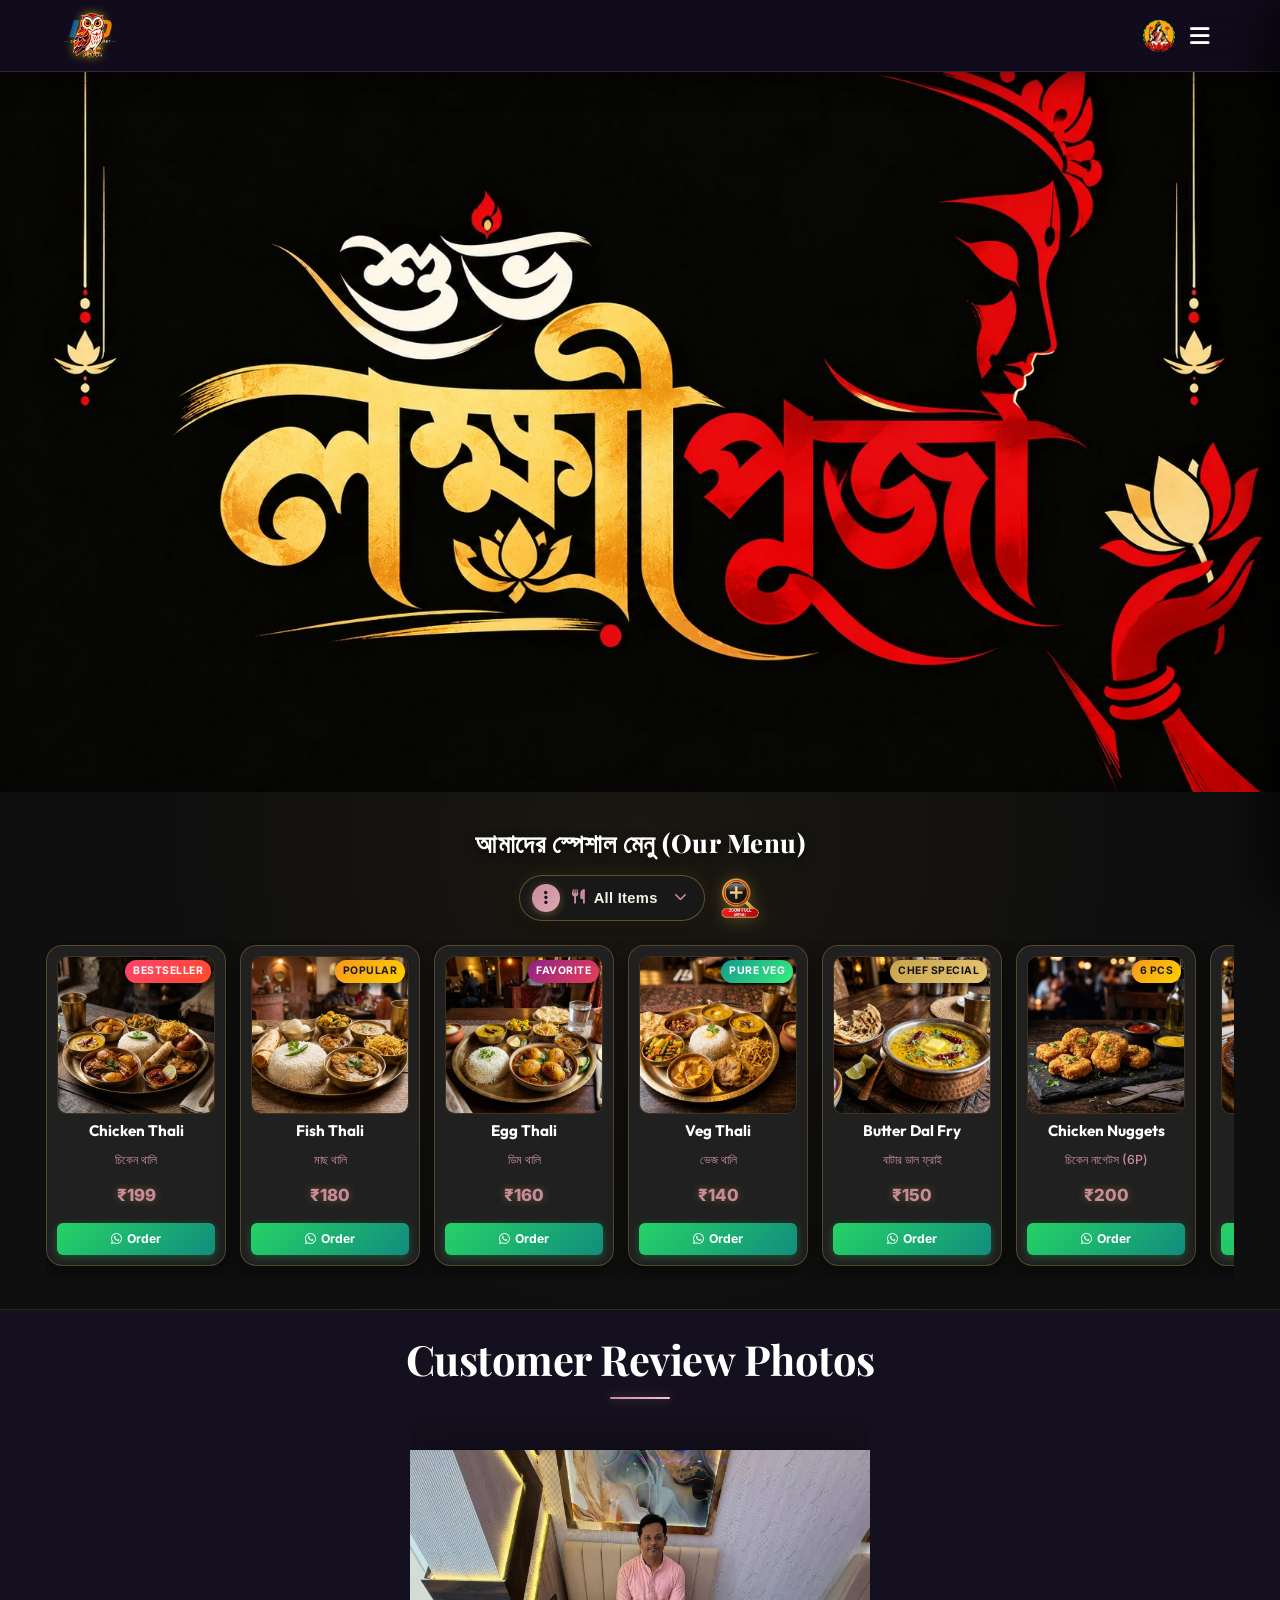
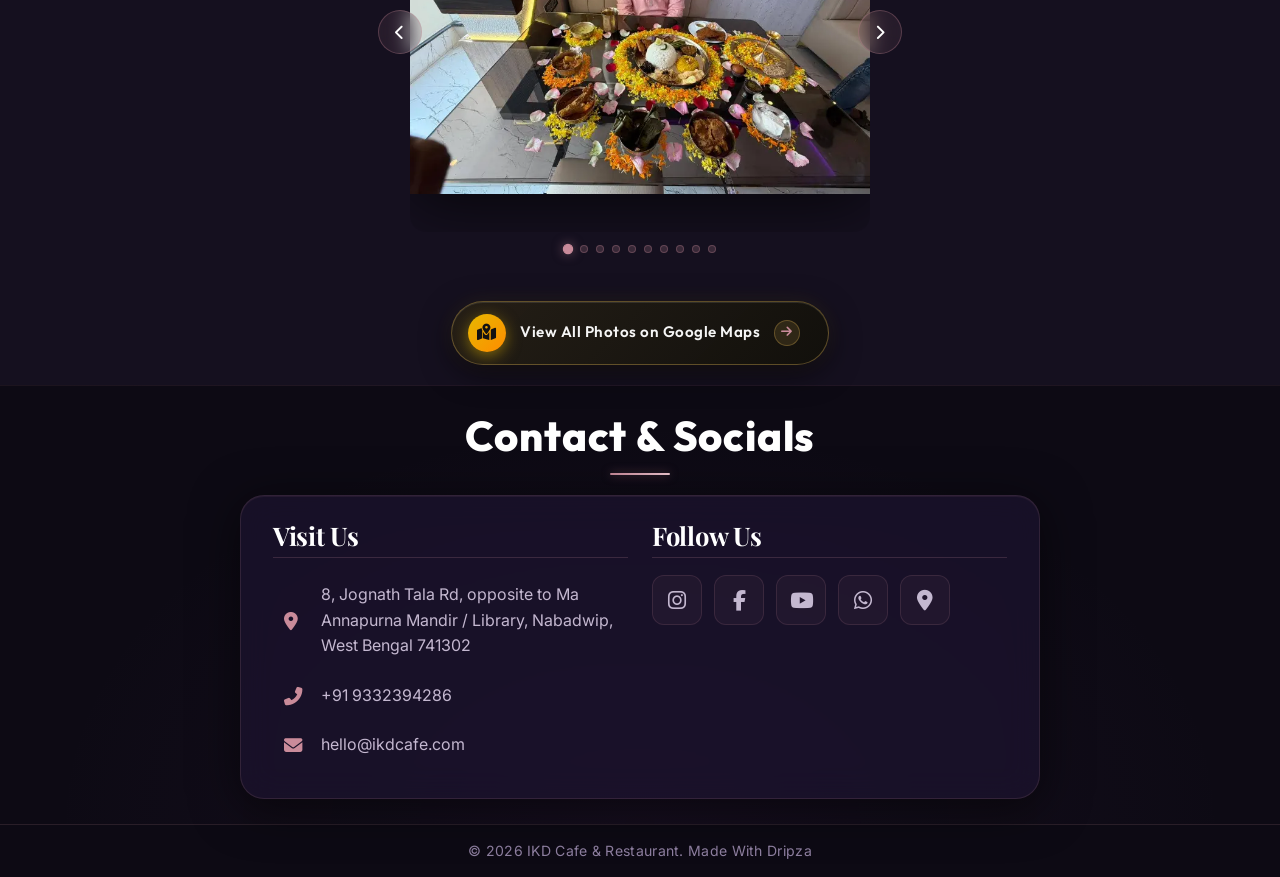
<file: index.html>
﻿<!DOCTYPE html>
<html lang="bn">
<head>
    <meta charset="UTF-8">
    <meta name="viewport" content="width=device-width, initial-scale=1.0">
    <title>IKD Cafe & Restaurant</title>
    <link rel="icon" type="image/webp" href="assets/ikd_cafe_restaurant_logo.webp">
    <link href="https://fonts.googleapis.com/css2?family=Playfair+Display:wght@400;600;700;800&family=Outfit:wght@300;400;600;800&family=Inter:wght@300;400;500;600&display=swap" rel="stylesheet">
    <link rel="stylesheet" href="https://cdnjs.cloudflare.com/ajax/libs/font-awesome/6.4.0/css/all.min.css">
    <link rel="stylesheet" href="styles.css?v=1.3">
</head>
<body class="no-scroll">
    <!-- Preloader Screen -->
    <div id="preloader">
        <div class="preloader-content">
            <h1 class="preloader-title">Welcome to <br><span class="highlight">IKD Cafe & Restaurant</span></h1>
            <div class="preloader-loader">
                <div class="loader-bar"></div>
            </div>
        </div>
    </div>
    <!-- Navbar -->
    <nav class="navbar">
        <div class="logo-container">
            <img src="assets/ikd_cafe_restaurant_logo.webp" alt="IKD Cafe & Restaurant Logo" class="logo-brand-img">
            <div class="logo-text-wrapper">
                <span class="animated-football-header" title="Mahalaya Special">
                    <img src="assets/lakshmi_puja_web_run_icon.webp" alt="Mahalaya Run Icon" style="object-fit: contain; filter: drop-shadow(0 0 5px rgba(255, 215, 0, 0.6));">
                </span>
                <span class="logo-text">IKD Cafe & Restaurant</span>
            </div>
        </div>
        <span class="rath-yatra-header-text">শুভ লক্ষ্মীপূজা</span>
        <ul class="nav-links">
            <li><a href="#home">Home</a></li>
            <li><a href="#menu">Menu</a></li>
            <li><a href="#reviews">Reviews</a></li>
            <li><a href="#contact">Contact</a></li>
        </ul>
        <div class="navbar-actions">
            <!-- Rakhi Purnima Button for Poster -->
            <button class="fifa-btn" id="open-promo-modal-direct-btn" title="Show Mahalaya Special Poster">
                <div class="fifa-container">
                    <div class="fifa-magic-ring"></div>
                    <img src="assets/lakshmi_puja_web_icon.webp" alt="Mahalaya Special" class="fifa-svg" style="object-fit: contain;">
                </div>
            </button>
            
            <div class="hamburger">
                <i class="fas fa-bars"></i>
            </div>
        </div>
    </nav>

    <!-- Hero Section -->
    <section id="home" class="hero">
        <div class="hero-bg banner-box">
            <img src="assets/lakshmi_puja_greeting_banner.webp" alt="Durga Puja Festival Banner" class="active">
            <img src="assets/banner_1.webp" alt="IKD Cafe & Restaurant Banner 1">
            <img src="assets/banner_2.webp" alt="IKD Cafe & Restaurant Banner 2">
            <img src="assets/banner_3.webp" alt="IKD Cafe & Restaurant Banner 3">
            <img src="assets/banner_4.webp" alt="IKD Cafe & Restaurant Banner 4">
            <img src="assets/banner_5.webp" alt="IKD Cafe & Restaurant Banner 5">
            <div class="overlay"></div>
        </div>
        <!-- Click/Hover Zones for Banner Control -->
        <div class="hero-nav-zone left-zone" title="Previous Image"></div>
        <div class="hero-nav-zone right-zone" title="Next Image"></div>
    </section>

                <!-- Digital Restaurant Menu Section -->
    <section id="menu" class="main-menu-section">
        <div class="menu-header-wrapper">
            <div class="menu-eyebrow-container">
                <span class="menu-eyebrow">আমাদের স্পেশাল মেনু (Our Menu)</span>
            </div>
        </div>

        <!-- Menu Category Filter Tabs -->
                <!-- Menu Category Filter Dropdown (Three-Dot Filter Menu) -->
        <!-- Menu Filter and Zoom Controls Row -->
        <div class="menu-filter-controls-row">
            <div class="menu-filter-dropdown-wrapper" id="main-menu-filter-dropdown-wrapper">
            <button type="button" class="menu-filter-dots-btn" id="main-menu-filter-dots-btn" aria-expanded="false" aria-haspopup="true" title="Filter Menu">
                <span class="three-dots-icon-box">
                    <i class="fas fa-ellipsis-v"></i>
                </span>
                <span class="current-filter-label" id="main-current-filter-label">
                    <i class="fas fa-utensils"></i>
                    <span>All Items</span>
                </span>
                <i class="fas fa-chevron-down filter-dropdown-arrow"></i>
            </button>

            <!-- Dropdown List of Category Filter Options -->
            <div class="menu-filter-dropdown-menu" id="main-menu-filter-dropdown-menu">
                <div class="menu-filter-dropdown-header">
                    <span><i class="fas fa-filter"></i> Filter Category</span>
                </div>
                <div class="menu-filter-dropdown-list">
                    <button type="button" class="menu-tab-btn active" data-category="all">
                        <span class="tab-btn-content">
                            <i class="fas fa-utensils tab-icon"></i>
                            <span class="tab-title">All Items</span>
                        </span>
                        <i class="fas fa-check active-indicator-icon"></i>
                    </button>
                    <button type="button" class="menu-tab-btn" data-category="thali">
                        <span class="tab-btn-content">
                            <i class="fas fa-bowl-rice tab-icon"></i>
                            <span class="tab-title">Bengali Thali</span>
                        </span>
                        <i class="fas fa-check active-indicator-icon"></i>
                    </button>
                    <button type="button" class="menu-tab-btn" data-category="snacks">
                        <span class="tab-btn-content">
                            <i class="fas fa-burger tab-icon"></i>
                            <span class="tab-title">Breakfast & Snacks</span>
                        </span>
                        <i class="fas fa-check active-indicator-icon"></i>
                    </button>
                    <button type="button" class="menu-tab-btn" data-category="beverages">
                        <span class="tab-btn-content">
                            <i class="fas fa-mug-hot tab-icon"></i>
                            <span class="tab-title">Tea & Coffee</span>
                        </span>
                        <i class="fas fa-check active-indicator-icon"></i>
                    </button>
                    <button type="button" class="menu-tab-btn" data-category="extras">
                        <span class="tab-btn-content">
                            <i class="fas fa-plate-wheat tab-icon"></i>
                            <span class="tab-title">Sides & Extras</span>
                        </span>
                        <i class="fas fa-check active-indicator-icon"></i>
                    </button>
                </div>
            </div>
        </div>

            <!-- Zoom Full Menu Button on Right Side of Filter -->
            <button type="button" class="menu-zoom-img-btn" id="open-full-menu-modal-btn" title="Open Complete Menu Card (সম্পূর্ণ মেনু)">
                    <img src="assets/zoom_full_menu_icon.webp" alt="Zoom Full Menu" class="zoom-full-menu-img">
                </button>
        </div>
        

        <!-- Menu Cards Horizontal Side-Scroll Wrapper -->
        <div class="main-menu-scroll-wrapper">
            <div class="main-menu-scroll-track" id="main-restaurant-menu-scroll">
                
                <!-- 1. Chicken Thali -->
                <div class="food-menu-card" data-category="thali">
                    <div class="food-card-badge bestseller">Bestseller</div>
                    <div class="food-card-img-box">
                        <img src="assets/menu_chicken_thali.webp" alt="Chicken Thali" loading="lazy">
                    </div>
                    <div class="food-card-body">
                        <h3 class="food-title">Chicken Thali</h3>
                        <span class="bengali-title">চিকেন থালি</span>
                        <span class="food-price">₹199</span>
                        <a href="https://wa.me/919332394286?text=Hi%20IKD%20Cafe%20%26%20Restaurant,%20I%20want%20to%20order%20Chicken%20Thali%20(₹199)" target="_blank" class="food-order-btn">
                            <i class="fab fa-whatsapp"></i> Order
                        </a>
                    </div>
                </div>

                <!-- 2. Fish Thali -->
                <div class="food-menu-card" data-category="thali">
                    <div class="food-card-badge popular">Popular</div>
                    <div class="food-card-img-box">
                        <img src="assets/menu_fish_thali.webp" alt="Fish Thali" loading="lazy">
                    </div>
                    <div class="food-card-body">
                        <h3 class="food-title">Fish Thali</h3>
                        <span class="bengali-title">মাছ থালি</span>
                        <span class="food-price">₹180</span>
                        <a href="https://wa.me/919332394286?text=Hi%20IKD%20Cafe%20%26%20Restaurant,%20I%20want%20to%20order%20Fish%20Thali%20(₹180)" target="_blank" class="food-order-btn">
                            <i class="fab fa-whatsapp"></i> Order
                        </a>
                    </div>
                </div>

                <!-- 3. Egg Thali -->
                <div class="food-menu-card" data-category="thali">
                    <div class="food-card-badge special">Favorite</div>
                    <div class="food-card-img-box">
                        <img src="assets/menu_egg_thali.webp" alt="Egg Thali" loading="lazy">
                    </div>
                    <div class="food-card-body">
                        <h3 class="food-title">Egg Thali</h3>
                        <span class="bengali-title">ডিম থালি</span>
                        <span class="food-price">₹160</span>
                        <a href="https://wa.me/919332394286?text=Hi%20IKD%20Cafe%20%26%20Restaurant,%20I%20want%20to%20order%20Egg%20Thali%20(₹160)" target="_blank" class="food-order-btn">
                            <i class="fab fa-whatsapp"></i> Order
                        </a>
                    </div>
                </div>

                <!-- 4. Veg Thali -->
                <div class="food-menu-card" data-category="thali">
                    <div class="food-card-badge pure-veg">Pure Veg</div>
                    <div class="food-card-img-box">
                        <img src="assets/menu_veg_thali.webp" alt="Veg Thali" loading="lazy">
                    </div>
                    <div class="food-card-body">
                        <h3 class="food-title">Veg Thali</h3>
                        <span class="bengali-title">ভেজ থালি</span>
                        <span class="food-price">₹140</span>
                        <a href="https://wa.me/919332394286?text=Hi%20IKD%20Cafe%20%26%20Restaurant,%20I%20want%20to%20order%20Veg%20Thali%20(₹140)" target="_blank" class="food-order-btn">
                            <i class="fab fa-whatsapp"></i> Order
                        </a>
                    </div>
                </div>

                <!-- 5. Butter Dal Fry -->
                <div class="food-menu-card" data-category="extras">
                    <div class="food-card-badge chef">Chef Special</div>
                    <div class="food-card-img-box">
                        <img src="assets/menu_butter_dal_fry.webp" alt="Butter Dal Fry" loading="lazy">
                    </div>
                    <div class="food-card-body">
                        <h3 class="food-title">Butter Dal Fry</h3>
                        <span class="bengali-title">বাটার ডাল ফ্রাই</span>
                        <span class="food-price">₹150</span>
                        <a href="https://wa.me/919332394286?text=Hi%20IKD%20Cafe%20%26%20Restaurant,%20I%20want%20to%20order%20Butter%20Dal%20Fry%20(₹150)" target="_blank" class="food-order-btn">
                            <i class="fab fa-whatsapp"></i> Order
                        </a>
                    </div>
                </div>

                <!-- 6. Chicken Nuggets -->
                <div class="food-menu-card" data-category="snacks">
                    <div class="food-card-badge popular">6 Pcs</div>
                    <div class="food-card-img-box">
                        <img src="assets/menu_chicken_nuggets.webp" alt="Chicken Nuggets" loading="lazy">
                    </div>
                    <div class="food-card-body">
                        <h3 class="food-title">Chicken Nuggets</h3>
                        <span class="bengali-title">চিকেন নাগেটস (6P)</span>
                        <span class="food-price">₹200</span>
                        <a href="https://wa.me/919332394286?text=Hi%20IKD%20Cafe%20%26%20Restaurant,%20I%20want%20to%20order%20Chicken%20Nuggets%20(₹200)" target="_blank" class="food-order-btn">
                            <i class="fab fa-whatsapp"></i> Order
                        </a>
                    </div>
                </div>

                <!-- 7. Aloo Tikki -->
                <div class="food-menu-card" data-category="snacks">
                    <div class="food-card-badge pure-veg">Big Size</div>
                    <div class="food-card-img-box">
                        <img src="assets/menu_aloo_tikki.webp" alt="Aloo Tikki Big Size" loading="lazy">
                    </div>
                    <div class="food-card-body">
                        <h3 class="food-title">Aloo Tikki 6P</h3>
                        <span class="bengali-title">আলু টিক্কি (6P)</span>
                        <span class="food-price">₹180</span>
                        <a href="https://wa.me/919332394286?text=Hi%20IKD%20Cafe%20%26%20Restaurant,%20I%20want%20to%20order%20Aloo%20Tikki%20(₹180)" target="_blank" class="food-order-btn">
                            <i class="fab fa-whatsapp"></i> Order
                        </a>
                    </div>
                </div>

                <!-- 8. Egg Maggie -->
                <div class="food-menu-card" data-category="snacks">
                    <div class="food-card-badge popular">Hot</div>
                    <div class="food-card-img-box">
                        <img src="assets/menu_egg_maggie.webp" alt="Egg Maggie" loading="lazy">
                    </div>
                    <div class="food-card-body">
                        <h3 class="food-title">Egg Maggie</h3>
                        <span class="bengali-title">এগ ম্যাগি</span>
                        <span class="food-price">₹80</span>
                        <a href="https://wa.me/919332394286?text=Hi%20IKD%20Cafe%20%26%20Restaurant,%20I%20want%20to%20order%20Egg%20Maggie%20(₹80)" target="_blank" class="food-order-btn">
                            <i class="fab fa-whatsapp"></i> Order
                        </a>
                    </div>
                </div>

                <!-- 9. Veg Maggie -->
                <div class="food-menu-card" data-category="snacks">
                    <div class="food-card-badge pure-veg">Veg</div>
                    <div class="food-card-img-box">
                        <img src="assets/menu_egg_maggie.webp" alt="Veg Maggie" loading="lazy">
                    </div>
                    <div class="food-card-body">
                        <h3 class="food-title">Veg Maggie</h3>
                        <span class="bengali-title">ভেজ ম্যাগি</span>
                        <span class="food-price">₹60</span>
                        <a href="https://wa.me/919332394286?text=Hi%20IKD%20Cafe%20%26%20Restaurant,%20I%20want%20to%20order%20Veg%20Maggie%20(₹60)" target="_blank" class="food-order-btn">
                            <i class="fab fa-whatsapp"></i> Order
                        </a>
                    </div>
                </div>

                <!-- 10. Bread Omelette -->
                <div class="food-menu-card" data-category="snacks">
                    <div class="food-card-badge special">Breakfast</div>
                    <div class="food-card-img-box">
                        <img src="assets/menu6.webp" alt="Bread Omelette Jam Butter" loading="lazy">
                    </div>
                    <div class="food-card-body">
                        <h3 class="food-title">Bread Omelette</h3>
                        <span class="bengali-title">ব্রেড ওমলেট / জ্যাম</span>
                        <span class="food-price">₹60</span>
                        <a href="https://wa.me/919332394286?text=Hi%20IKD%20Cafe%20%26%20Restaurant,%20I%20want%20to%20order%20Bread%20Omelette%20(₹60)" target="_blank" class="food-order-btn">
                            <i class="fab fa-whatsapp"></i> Order
                        </a>
                    </div>
                </div>

                <!-- 11. Chai & Coffee -->
                <div class="food-menu-card" data-category="beverages">
                    <div class="food-card-badge special">Hot</div>
                    <div class="food-card-img-box">
                        <img src="assets/menu_tea_coffee.webp" alt="Coffee" loading="lazy">
                    </div>
                    <div class="food-card-body">
                        <h3 class="food-title">Milk / Black Coffee</h3>
                        <span class="bengali-title">কফি (Min 2 Cup)</span>
                        <span class="food-price">₹50</span>
                        <a href="https://wa.me/919332394286?text=Hi%20IKD%20Cafe%20%26%20Restaurant,%20I%20want%20to%20order%20Coffee" target="_blank" class="food-order-btn">
                            <i class="fab fa-whatsapp"></i> Order
                        </a>
                    </div>
                </div>

                <!-- 12. Milk / Black Tea -->
                <div class="food-menu-card" data-category="beverages">
                    <div class="food-card-badge bestseller">Chai</div>
                    <div class="food-card-img-box">
                        <img src="assets/menu_tea_coffee.webp" alt="Tea" loading="lazy">
                    </div>
                    <div class="food-card-body">
                        <h3 class="food-title">Black / Milk Tea</h3>
                        <span class="bengali-title">চা (Min 2 Cup)</span>
                        <span class="food-price">₹25</span>
                        <a href="https://wa.me/919332394286?text=Hi%20IKD%20Cafe%20%26%20Restaurant,%20I%20want%20to%20order%20Tea" target="_blank" class="food-order-btn">
                            <i class="fab fa-whatsapp"></i> Order
                        </a>
                    </div>
                </div>

                <!-- 13. Green Tea -->
                <div class="food-menu-card" data-category="beverages">
                    <div class="food-card-badge pure-veg">Healthy</div>
                    <div class="food-card-img-box">
                        <img src="assets/menu_tea_coffee.webp" alt="Green Tea" loading="lazy">
                    </div>
                    <div class="food-card-body">
                        <h3 class="food-title">Green Tea</h3>
                        <span class="bengali-title">গ্রিন টি (Min 2 Cup)</span>
                        <span class="food-price">₹40</span>
                        <a href="https://wa.me/919332394286?text=Hi%20IKD%20Cafe%20%26%20Restaurant,%20I%20want%20to%20order%20Green%20Tea" target="_blank" class="food-order-btn">
                            <i class="fab fa-whatsapp"></i> Order
                        </a>
                    </div>
                </div>

                <!-- 14. Extra Chicken 4P -->
                <div class="food-menu-card" data-category="extras">
                    <div class="food-card-badge popular">4 Pcs</div>
                    <div class="food-card-img-box">
                        <img src="assets/menu_chicken_thali.webp" alt="Extra Chicken" loading="lazy">
                    </div>
                    <div class="food-card-body">
                        <h3 class="food-title">Extra Chicken (4P)</h3>
                        <span class="bengali-title">চিকেন কারি (4P)</span>
                        <span class="food-price">₹180</span>
                        <a href="https://wa.me/919332394286?text=Hi%20IKD%20Cafe%20%26%20Restaurant,%20I%20want%20to%20order%20Extra%20Chicken%204P%20(₹180)" target="_blank" class="food-order-btn">
                            <i class="fab fa-whatsapp"></i> Order
                        </a>
                    </div>
                </div>

                <!-- 15. Extra Mutton 1P -->
                <div class="food-menu-card" data-category="extras">
                    <div class="food-card-badge special">Special</div>
                    <div class="food-card-img-box">
                        <img src="assets/menu3.webp" alt="Extra Mutton" loading="lazy">
                    </div>
                    <div class="food-card-body">
                        <h3 class="food-title">Extra Mutton (1P)</h3>
                        <span class="bengali-title">মটন (স্পেশাল অর্ডার)</span>
                        <span class="food-price">₹80</span>
                        <a href="https://wa.me/919332394286?text=Hi%20IKD%20Cafe%20%26%20Restaurant,%20I%20want%20to%20order%20Extra%20Mutton%20(₹80)" target="_blank" class="food-order-btn">
                            <i class="fab fa-whatsapp"></i> Order
                        </a>
                    </div>
                </div>

                <!-- 16. Extra Fish 1P -->
                <div class="food-menu-card" data-category="extras">
                    <div class="food-card-badge popular">1 Pc</div>
                    <div class="food-card-img-box">
                        <img src="assets/menu_fish_thali.webp" alt="Extra Fish" loading="lazy">
                    </div>
                    <div class="food-card-body">
                        <h3 class="food-title">Extra Fish (1P)</h3>
                        <span class="bengali-title">মাছ ১ পিস</span>
                        <span class="food-price">₹80</span>
                        <a href="https://wa.me/919332394286?text=Hi%20IKD%20Cafe%20%26%20Restaurant,%20I%20want%20to%20order%20Extra%20Fish%20(₹80)" target="_blank" class="food-order-btn">
                            <i class="fab fa-whatsapp"></i> Order
                        </a>
                    </div>
                </div>

                <!-- 17. Green Salad -->
                <div class="food-menu-card" data-category="extras">
                    <div class="food-card-badge pure-veg">Fresh</div>
                    <div class="food-card-img-box">
                        <img src="assets/menu_veg_thali.webp" alt="Green Salad" loading="lazy">
                    </div>
                    <div class="food-card-body">
                        <h3 class="food-title">Green Salad</h3>
                        <span class="bengali-title">গ্রিন স্যালাড</span>
                        <span class="food-price">₹100</span>
                        <a href="https://wa.me/919332394286?text=Hi%20IKD%20Cafe%20%26%20Restaurant,%20I%20want%20to%20order%20Green%20Salad%20(₹100)" target="_blank" class="food-order-btn">
                            <i class="fab fa-whatsapp"></i> Order
                        </a>
                    </div>
                </div>

                <!-- 18. Extra Egg (2P) -->
                <div class="food-menu-card" data-category="extras">
                    <div class="food-card-badge special">2 Pcs</div>
                    <div class="food-card-img-box">
                        <img src="assets/menu_egg_thali.webp" alt="Extra Egg 2P" loading="lazy">
                    </div>
                    <div class="food-card-body">
                        <h3 class="food-title">Extra Egg (2P)</h3>
                        <span class="bengali-title">ডিম (২ পিস)</span>
                        <span class="food-price">₹50</span>
                        <a href="https://wa.me/919332394286?text=Hi%20IKD%20Cafe%20%26%20Restaurant,%20I%20want%20to%20order%20Extra%20Egg%202P%20(₹50)" target="_blank" class="food-order-btn">
                            <i class="fab fa-whatsapp"></i> Order
                        </a>
                    </div>
                </div>

                <!-- 19. Extra Rice -->
                <div class="food-menu-card" data-category="extras">
                    <div class="food-card-badge popular">1 Plate</div>
                    <div class="food-card-img-box">
                        <img src="assets/menu_veg_thali.webp" alt="Extra Rice" loading="lazy">
                    </div>
                    <div class="food-card-body">
                        <h3 class="food-title">Extra Rice</h3>
                        <span class="bengali-title">এক্সট্রা ভাত</span>
                        <span class="food-price">₹50</span>
                        <a href="https://wa.me/919332394286?text=Hi%20IKD%20Cafe%20%26%20Restaurant,%20I%20want%20to%20order%20Extra%20Rice%20(₹50)" target="_blank" class="food-order-btn">
                            <i class="fab fa-whatsapp"></i> Order
                        </a>
                    </div>
                </div>

                <!-- 20. Extra Misti / Papad / Roti -->
                <div class="food-menu-card" data-category="extras">
                    <div class="food-card-badge pure-veg">Per Pc</div>
                    <div class="food-card-img-box">
                        <img src="assets/menu2.webp" alt="Extra Misti Papad Roti" loading="lazy">
                    </div>
                    <div class="food-card-body">
                        <h3 class="food-title">Extra Misti / Papad / Roti</h3>
                        <span class="bengali-title">মিষ্টি / পাঁপড় / রুটি</span>
                        <span class="food-price">₹10</span>
                        <a href="https://wa.me/919332394286?text=Hi%20IKD%20Cafe%20%26%20Restaurant,%20I%20want%20to%20order%20Extra%20Misti%20Papad%20Roti%20(₹10)" target="_blank" class="food-order-btn">
                            <i class="fab fa-whatsapp"></i> Order
                        </a>
                    </div>
                </div>

                <!-- 21. Extra Sabji / Dal / Vaji -->
                <div class="food-menu-card" data-category="extras">
                    <div class="food-card-badge pure-veg">Side Bowl</div>
                    <div class="food-card-img-box">
                        <img src="assets/menu_butter_dal_fry.webp" alt="Extra Sabji Dal Vaji" loading="lazy">
                    </div>
                    <div class="food-card-body">
                        <h3 class="food-title">Extra Sabji / Dal / Vaji</h3>
                        <span class="bengali-title">সবজি / ডাল / ভাজি</span>
                        <span class="food-price">₹30</span>
                        <a href="https://wa.me/919332394286?text=Hi%20IKD%20Cafe%20%26%20Restaurant,%20I%20want%20to%20order%20Extra%20Sabji%20Dal%20Vaji%20(₹30)" target="_blank" class="food-order-btn">
                            <i class="fab fa-whatsapp"></i> Order
                        </a>
                    </div>
                </div>

                <!-- 18. Water Bottle -->
                <div class="food-menu-card" data-category="beverages">
                    <div class="food-card-badge pure-veg">Mineral</div>
                    <div class="food-card-img-box">
                        <img src="assets/menu5.webp" alt="Water Bottle" loading="lazy">
                    </div>
                    <div class="food-card-body">
                        <h3 class="food-title">Water Bottle</h3>
                        <span class="bengali-title">জল 1L / 2L</span>
                        <span class="food-price">₹20 / ₹30</span>
                        <a href="https://wa.me/919332394286?text=Hi%20IKD%20Cafe%20%26%20Restaurant,%20I%20want%20to%20order%20Water%20Bottle" target="_blank" class="food-order-btn">
                            <i class="fab fa-whatsapp"></i> Order
                        </a>
                    </div>
                </div>

            </div>
        </div>
    </section>

    <!-- Reviews Section (Photo Gallery) -->
    <section id="reviews" class="reviews-section">
        <h2 class="section-title">Customer Review Photos</h2>
        <div class="reviews-slider-container">
            <div class="reviews-slider">
                <div class="review-slide active">
                    <img src="assets/review_1.webp" alt="Customer Review 1">
                </div>
                <div class="review-slide">
                    <img src="assets/review_2.webp" alt="Customer Review 2">
                </div>
                <div class="review-slide">
                    <img src="assets/review_3.webp" alt="Customer Review 3">
                </div>
                <div class="review-slide">
                    <img src="assets/review_4.webp" alt="Customer Review 4">
                </div>
                <div class="review-slide">
                    <img src="assets/review_5.webp" alt="Customer Review 5">
                </div>
                <div class="review-slide">
                    <img src="assets/review_6.webp" alt="Customer Review 6">
                </div>
                <div class="review-slide">
                    <img src="assets/review_7.webp" alt="Customer Review 7">
                </div>
                <div class="review-slide">
                    <img src="assets/review_8.webp" alt="Customer Review 8">
                </div>
                <div class="review-slide">
                    <img src="assets/review_9.webp" alt="Customer Review 9">
                </div>
                <div class="review-slide">
                    <img src="assets/review_10.webp" alt="Customer Review 10">
                </div>
            </div>
            
            <!-- Slider Controls -->
            <button class="slider-btn prev-btn"><i class="fas fa-chevron-left"></i></button>
            <button class="slider-btn next-btn"><i class="fas fa-chevron-right"></i></button>
            
            <!-- Slider Dots -->
            <div class="slider-dots">
                <span class="dot active" data-index="0"></span>
                <span class="dot" data-index="1"></span>
                <span class="dot" data-index="2"></span>
                <span class="dot" data-index="3"></span>
                <span class="dot" data-index="4"></span>
                <span class="dot" data-index="5"></span>
                <span class="dot" data-index="6"></span>
                <span class="dot" data-index="7"></span>
                <span class="dot" data-index="8"></span>
                <span class="dot" data-index="9"></span>
            </div>
        </div>
        <div style="text-align: center; margin-top: 3rem;">
            <div class="reviews-cta-wrapper">
            <a href="https://maps.app.goo.gl/R3TeoSFqPVkdqHXU9" target="_blank" class="modern-maps-btn" title="Open Google Maps Gallery">
                <span class="maps-icon-badge"><i class="fas fa-map-marked-alt"></i></span>
                <span class="maps-btn-text">View All Photos on Google Maps</span>
                <span class="maps-arrow-circle"><i class="fas fa-arrow-right"></i></span>
            </a>
        </div>
        </div>
    </section>

    <!-- Contact & Footer -->
    <section id="contact" class="contact-section">
        <h2 class="section-title">Contact & Socials</h2>
        <div class="contact-container glassmorphism">
            <div class="contact-info">
                <h2>Visit Us</h2>
                <div class="info-item">
                    <a href="https://maps.app.goo.gl/JxstiqDX1dx1BDcL6" target="_blank" style="color: inherit; text-decoration: none; display: flex; align-items: center; gap: 15px;">
                        <i class="fas fa-map-marker-alt"></i>
                        <p>8, Jognath Tala Rd, opposite to Ma Annapurna Mandir / Library, Nabadwip, West Bengal 741302</p>
                    </a>
                </div>
                <div class="info-item">
                    <a href="tel:+919332394286" style="color: inherit; text-decoration: none; display: flex; align-items: center; gap: 15px;">
                        <i class="fas fa-phone-alt"></i>
                        <p>+91 9332394286</p>
                    </a>
                </div>
                <div class="info-item">
                    <a href="mailto:hello@ikdcafe.com" style="color: inherit; text-decoration: none; display: flex; align-items: center; gap: 15px;">
                        <i class="fas fa-envelope"></i>
                        <p>hello@ikdcafe.com</p>
                    </a>
                </div>
            </div>
            <div class="social-links">
                <h2>Follow Us</h2>
                <div class="social-icons">
                    <a href="#" class="social-icon"><i class="fab fa-instagram"></i></a>
                    <a href="#" class="social-icon"><i class="fab fa-facebook-f"></i></a>
                    <a href="#" class="social-icon"><i class="fab fa-youtube"></i></a>
                    <a href="https://wa.me/919332394286" target="_blank" class="social-icon"><i class="fab fa-whatsapp"></i></a>
                    <a href="https://maps.app.goo.gl/JxstiqDX1dx1BDcL6" target="_blank" class="social-icon"><i class="fas fa-map-marker-alt"></i></a>
                </div>
            </div>
        </div>
    </section>

    <footer>
        <p>&copy; 2026 IKD Cafe & Restaurant. Made With Dripza</p>
    </footer>



    <!-- Full Menu Interactive Modal -->
    <div class="full-menu-modal" id="full-menu-modal" aria-hidden="true">
        <div class="full-menu-modal-overlay" id="full-menu-modal-overlay"></div>
        <div class="full-menu-modal-container">
            <!-- Modal Sticky Top Header Container (Header + Hero Title + Search + Category Tabs) -->
            <div class="full-menu-modal-top-section">
                <!-- Modal Header -->
                <div class="full-menu-modal-header">
                    <div class="full-menu-modal-header-left">
                        <button class="menu-modal-close-btn" id="close-full-menu-modal-btn" aria-label="Close Full Menu">
                            <i class="fas fa-arrow-left"></i> <span>Back</span>
                        </button>
                        <div class="full-menu-modal-title">
                            IKD Cafe & Restaurant
                        </div>
                    </div>
                    <div class="full-menu-modal-header-right">
                        <a href="#modal-order-timings" class="menu-modal-timing-btn" id="modal-timing-btn" title="Order Timings">
                            <i class="fas fa-clock"></i> <span>Timings</span>
                        </a>
                        <a href="tel:919332394286" class="menu-modal-call-btn">
                            <i class="fas fa-phone-alt"></i> <span>919332394286</span>
                        </a>
                        <button class="menu-modal-close-icon-btn" id="close-full-menu-icon-btn" aria-label="Close">
                            <i class="fas fa-times"></i>
                        </button>
                    </div>
                </div>

                <!-- Modal Hero Header -->
                <div class="full-menu-hero">
                    <h1>Complete Menu Card <span class="bengali-heading">আমাদের সম্পূর্ণ ডিজিটাল মেনু</span></h1>
                </div>

                <!-- Search Bar & Category Filter Tabs -->
                <div class="menu-control-bar">
                    

                    <!-- Modal Category Filter Dropdown (Three-Dot Filter Menu) -->
                    <div class="menu-filter-dropdown-wrapper" id="modal-menu-filter-dropdown-wrapper">
            <button type="button" class="menu-filter-dots-btn" id="modal-menu-filter-dots-btn" aria-expanded="false" aria-haspopup="true" title="Filter Menu">
                <span class="three-dots-icon-box">
                    <i class="fas fa-ellipsis-v"></i>
                </span>
                <span class="current-filter-label" id="modal-current-filter-label">
                    <i class="fas fa-utensils"></i>
                    <span>All Items</span>
                </span>
                <i class="fas fa-chevron-down filter-dropdown-arrow"></i>
            </button>

            <!-- Dropdown List of Category Filter Options -->
            <div class="menu-filter-dropdown-menu" id="modal-menu-filter-dropdown-menu">
                <div class="menu-filter-dropdown-header">
                    <span><i class="fas fa-filter"></i> Filter Category</span>
                </div>
                <div class="menu-filter-dropdown-list">
                    <button type="button" class="menu-tab-btn active" data-category="all">
                        <span class="tab-btn-content">
                            <i class="fas fa-utensils tab-icon"></i>
                            <span class="tab-title">All Items</span>
                        </span>
                        <i class="fas fa-check active-indicator-icon"></i>
                    </button>
                    <button type="button" class="menu-tab-btn" data-category="thali">
                        <span class="tab-btn-content">
                            <i class="fas fa-bowl-rice tab-icon"></i>
                            <span class="tab-title">Bengali Thali</span>
                        </span>
                        <i class="fas fa-check active-indicator-icon"></i>
                    </button>
                    <button type="button" class="menu-tab-btn" data-category="snacks">
                        <span class="tab-btn-content">
                            <i class="fas fa-burger tab-icon"></i>
                            <span class="tab-title">Breakfast & Snacks</span>
                        </span>
                        <i class="fas fa-check active-indicator-icon"></i>
                    </button>
                    <button type="button" class="menu-tab-btn" data-category="beverages">
                        <span class="tab-btn-content">
                            <i class="fas fa-mug-hot tab-icon"></i>
                            <span class="tab-title">Tea & Coffee</span>
                        </span>
                        <i class="fas fa-check active-indicator-icon"></i>
                    </button>
                    <button type="button" class="menu-tab-btn" data-category="extras">
                        <span class="tab-btn-content">
                            <i class="fas fa-plate-wheat tab-icon"></i>
                            <span class="tab-title">Sides & Extras</span>
                        </span>
                        <i class="fas fa-check active-indicator-icon"></i>
                    </button>
                </div>
            </div>
                </div>

                    <div class="search-box-wrapper">
                        <i class="fas fa-search"></i>
                        <input type="text" id="modal-menu-search-input" placeholder="খাবারের নাম লিখে খুঁজুন (Search dishes...)" autocomplete="off" enterkeyhint="search">
                        <button type="button" id="modal-menu-search-clear" class="search-clear-btn" aria-label="Clear search" title="à¦®à§à¦›à§‡ à¦«à§‡à¦²à§à¦¨ (Clear)">
                            <i class="fas fa-times"></i>
                        </button>
                    </div>
            </div>
            </div>

            <div class="full-menu-modal-body">
                <!-- Complete Menu Card Grid -->
                <div class="compact-menu-grid-container">
                    <div class="compact-grid" id="modal-full-menu-grid">

                        <!-- 1. Chicken Thali -->
                        <div class="food-menu-card" data-category="thali" data-keywords="chicken thali murgi murgir mangsho rice dal sabji thali">
                            <div class="food-card-badge bestseller">Bestseller</div>
                            <div class="food-card-img-box">
                                <img src="assets/menu_chicken_thali.webp" alt="Chicken Thali" loading="lazy">
                            </div>
                            <div class="food-card-body">
                                <h3 class="food-title">Chicken Thali</h3>
                                <span class="bengali-title">চিকেন থালি</span>
                                <span class="food-price">₹199</span>
                                <a href="https://wa.me/919332394286?text=Hi%20IKD%20Cafe%20%26%20Restaurant,%20I%20want%20to%20order%20Chicken%20Thali%20(₹199)" target="_blank" class="food-order-btn">
                                    <i class="fab fa-whatsapp"></i> Order
                                </a>
                            </div>
                        </div>

                        <!-- 2. Fish Thali -->
                        <div class="food-menu-card" data-category="thali" data-keywords="fish thali macher thali mach jhol rui katla rice dal thali">
                            <div class="food-card-badge popular">Popular</div>
                            <div class="food-card-img-box">
                                <img src="assets/menu_fish_thali.webp" alt="Fish Thali" loading="lazy">
                            </div>
                            <div class="food-card-body">
                                <h3 class="food-title">Fish Thali</h3>
                                <span class="bengali-title">মাছ থালি</span>
                                <span class="food-price">₹180</span>
                                <a href="https://wa.me/919332394286?text=Hi%20IKD%20Cafe%20%26%20Restaurant,%20I%20want%20to%20order%20Fish%20Thali%20(₹180)" target="_blank" class="food-order-btn">
                                    <i class="fab fa-whatsapp"></i> Order
                                </a>
                            </div>
                        </div>

                        <!-- 3. Egg Thali -->
                        <div class="food-menu-card" data-category="thali" data-keywords="egg thali dimer thali dim kosha rice dal thali">
                            <div class="food-card-badge special">Favorite</div>
                            <div class="food-card-img-box">
                                <img src="assets/menu_egg_thali.webp" alt="Egg Thali" loading="lazy">
                            </div>
                            <div class="food-card-body">
                                <h3 class="food-title">Egg Thali</h3>
                                <span class="bengali-title">ডিম থালি</span>
                                <span class="food-price">₹160</span>
                                <a href="https://wa.me/919332394286?text=Hi%20IKD%20Cafe%20%26%20Restaurant,%20I%20want%20to%20order%20Egg%20Thali%20(₹160)" target="_blank" class="food-order-btn">
                                    <i class="fab fa-whatsapp"></i> Order
                                </a>
                            </div>
                        </div>

                        <!-- 4. Veg Thali -->
                        <div class="food-menu-card" data-category="thali" data-keywords="veg thali niramish thali paneer dal sabji rice mishti doi">
                            <div class="food-card-badge pure-veg">Pure Veg</div>
                            <div class="food-card-img-box">
                                <img src="assets/menu_veg_thali.webp" alt="Veg Thali" loading="lazy">
                            </div>
                            <div class="food-card-body">
                                <h3 class="food-title">Veg Thali</h3>
                                <span class="bengali-title">ভেজ থালি</span>
                                <span class="food-price">₹140</span>
                                <a href="https://wa.me/919332394286?text=Hi%20IKD%20Cafe%20%26%20Restaurant,%20I%20want%20to%20order%20Veg%20Thali%20(₹140)" target="_blank" class="food-order-btn">
                                    <i class="fab fa-whatsapp"></i> Order
                                </a>
                            </div>
                        </div>

                        <!-- 5. Butter Dal Fry -->
                        <div class="food-menu-card" data-category="extras" data-keywords="butter dal fry yellow dal tadka veg">
                            <div class="food-card-badge chef">Chef Special</div>
                            <div class="food-card-img-box">
                                <img src="assets/menu_butter_dal_fry.webp" alt="Butter Dal Fry" loading="lazy">
                            </div>
                            <div class="food-card-body">
                                <h3 class="food-title">Butter Dal Fry</h3>
                                <span class="bengali-title">বাটার ডাল ফ্রাই</span>
                                <span class="food-price">₹150</span>
                                <a href="https://wa.me/919332394286?text=Hi%20IKD%20Cafe%20%26%20Restaurant,%20I%20want%20to%20order%20Butter%20Dal%20Fry%20(₹150)" target="_blank" class="food-order-btn">
                                    <i class="fab fa-whatsapp"></i> Order
                                </a>
                            </div>
                        </div>

                        <!-- 6. Chicken Nuggets (6P) -->
                        <div class="food-menu-card" data-category="snacks" data-keywords="chicken nuggets 6p fried snacks non-veg">
                            <div class="food-card-badge popular">6 Pcs</div>
                            <div class="food-card-img-box">
                                <img src="assets/menu_chicken_nuggets.webp" alt="Chicken Nuggets" loading="lazy">
                            </div>
                            <div class="food-card-body">
                                <h3 class="food-title">Chicken Nuggets</h3>
                                <span class="bengali-title">চিকেন নাগেটস (6P)</span>
                                <span class="food-price">₹200</span>
                                <a href="https://wa.me/919332394286?text=Hi%20IKD%20Cafe%20%26%20Restaurant,%20I%20want%20to%20order%20Chicken%20Nuggets%20(₹200)" target="_blank" class="food-order-btn">
                                    <i class="fab fa-whatsapp"></i> Order
                                </a>
                            </div>
                        </div>

                        <!-- 7. Aloo Tikki Big Size (6P) -->
                        <div class="food-menu-card" data-category="snacks" data-keywords="aloo tikki potato cutlet snacks big size veg">
                            <div class="food-card-badge pure-veg">Big Size</div>
                            <div class="food-card-img-box">
                                <img src="assets/menu_aloo_tikki.webp" alt="Aloo Tikki Big Size" loading="lazy">
                            </div>
                            <div class="food-card-body">
                                <h3 class="food-title">Aloo Tikki 6P</h3>
                                <span class="bengali-title">আলু টিক্কি (6P)</span>
                                <span class="food-price">₹180</span>
                                <a href="https://wa.me/919332394286?text=Hi%20IKD%20Cafe%20%26%20Restaurant,%20I%20want%20to%20order%20Aloo%20Tikki%20(₹180)" target="_blank" class="food-order-btn">
                                    <i class="fab fa-whatsapp"></i> Order
                                </a>
                            </div>
                        </div>

                        <!-- 8. Egg Maggie -->
                        <div class="food-menu-card" data-category="snacks" data-keywords="egg maggie noodles masala snacks">
                            <div class="food-card-badge popular">Hot</div>
                            <div class="food-card-img-box">
                                <img src="assets/menu_egg_maggie.webp" alt="Egg Maggie" loading="lazy">
                            </div>
                            <div class="food-card-body">
                                <h3 class="food-title">Egg Maggie</h3>
                                <span class="bengali-title">এগ ম্যাগি</span>
                                <span class="food-price">₹80</span>
                                <a href="https://wa.me/919332394286?text=Hi%20IKD%20Cafe%20%26%20Restaurant,%20I%20want%20to%20order%20Egg%20Maggie%20(₹80)" target="_blank" class="food-order-btn">
                                    <i class="fab fa-whatsapp"></i> Order
                                </a>
                            </div>
                        </div>

                        <!-- 9. Veg Maggie -->
                        <div class="food-menu-card" data-category="snacks" data-keywords="veg maggie masala noodles snacks vegetarian">
                            <div class="food-card-badge pure-veg">Veg</div>
                            <div class="food-card-img-box">
                                <img src="assets/menu_egg_maggie.webp" alt="Veg Maggie" loading="lazy">
                            </div>
                            <div class="food-card-body">
                                <h3 class="food-title">Veg Maggie</h3>
                                <span class="bengali-title">ভেজ ম্যাগি</span>
                                <span class="food-price">₹60</span>
                                <a href="https://wa.me/919332394286?text=Hi%20IKD%20Cafe%20%26%20Restaurant,%20I%20want%20to%20order%20Veg%20Maggie%20(₹60)" target="_blank" class="food-order-btn">
                                    <i class="fab fa-whatsapp"></i> Order
                                </a>
                            </div>
                        </div>

                        <!-- 10. Bread Omelette / Jam / Butter -->
                        <div class="food-menu-card" data-category="snacks" data-keywords="bread omelette jam butter breakfast toast egg">
                            <div class="food-card-badge special">Breakfast</div>
                            <div class="food-card-img-box">
                                <img src="assets/menu6.webp" alt="Bread Omelette Jam Butter" loading="lazy">
                            </div>
                            <div class="food-card-body">
                                <h3 class="food-title">Bread Omelette</h3>
                                <span class="bengali-title">ব্রেড ওমলেট / জ্যাম</span>
                                <span class="food-price">₹60</span>
                                <a href="https://wa.me/919332394286?text=Hi%20IKD%20Cafe%20%26%20Restaurant,%20I%20want%20to%20order%20Bread%20Omelette%20(₹60)" target="_blank" class="food-order-btn">
                                    <i class="fab fa-whatsapp"></i> Order
                                </a>
                            </div>
                        </div>

                        <!-- 11. Milk / Black Coffee -->
                        <div class="food-menu-card" data-category="beverages" data-keywords="coffee milk coffee black coffee hot drink beverages espresso">
                            <div class="food-card-badge special">Hot</div>
                            <div class="food-card-img-box">
                                <img src="assets/menu_tea_coffee.webp" alt="Milk and Black Coffee" loading="lazy">
                            </div>
                            <div class="food-card-body">
                                <h3 class="food-title">Milk / Black Coffee</h3>
                                <span class="bengali-title">কফি (Min 2 Cup)</span>
                                <span class="food-price">₹50</span>
                                <a href="https://wa.me/919332394286?text=Hi%20IKD%20Cafe%20%26%20Restaurant,%20I%20want%20to%20order%20Coffee" target="_blank" class="food-order-btn">
                                    <i class="fab fa-whatsapp"></i> Order
                                </a>
                            </div>
                        </div>

                        <!-- 12. Black / Milk Tea -->
                        <div class="food-menu-card" data-category="beverages" data-keywords="tea chai milk tea black tea masala chai beverage">
                            <div class="food-card-badge bestseller">Chai</div>
                            <div class="food-card-img-box">
                                <img src="assets/menu_tea_coffee.webp" alt="Black and Milk Tea" loading="lazy">
                            </div>
                            <div class="food-card-body">
                                <h3 class="food-title">Black / Milk Tea</h3>
                                <span class="bengali-title">চা (Min 2 Cup)</span>
                                <span class="food-price">₹25</span>
                                <a href="https://wa.me/919332394286?text=Hi%20IKD%20Cafe%20%26%20Restaurant,%20I%20want%20to%20order%20Tea" target="_blank" class="food-order-btn">
                                    <i class="fab fa-whatsapp"></i> Order
                                </a>
                            </div>
                        </div>

                        <!-- 13. Green Tea -->
                        <div class="food-menu-card" data-category="beverages" data-keywords="green tea healthy detox hot beverage">
                            <div class="food-card-badge pure-veg">Healthy</div>
                            <div class="food-card-img-box">
                                <img src="assets/menu_tea_coffee.webp" alt="Green Tea" loading="lazy">
                            </div>
                            <div class="food-card-body">
                                <h3 class="food-title">Green Tea</h3>
                                <span class="bengali-title">গ্রিন টি (Min 2 Cup)</span>
                                <span class="food-price">₹40</span>
                                <a href="https://wa.me/919332394286?text=Hi%20IKD%20Cafe%20%26%20Restaurant,%20I%20want%20to%20order%20Green%20Tea" target="_blank" class="food-order-btn">
                                    <i class="fab fa-whatsapp"></i> Order
                                </a>
                            </div>
                        </div>

                        <!-- 14. Extra Chicken (4P) -->
                        <div class="food-menu-card" data-category="extras" data-keywords="extra chicken 4p murgir mangsho chicken curry side non-veg">
                            <div class="food-card-badge popular">4 Pcs</div>
                            <div class="food-card-img-box">
                                <img src="assets/menu_chicken_thali.webp" alt="Extra Chicken 4P" loading="lazy">
                            </div>
                            <div class="food-card-body">
                                <h3 class="food-title">Extra Chicken (4P)</h3>
                                <span class="bengali-title">চিকেন কারি (4P)</span>
                                <span class="food-price">₹180</span>
                                <a href="https://wa.me/919332394286?text=Hi%20IKD%20Cafe%20%26%20Restaurant,%20I%20want%20to%20order%20Extra%20Chicken%204P%20(₹180)" target="_blank" class="food-order-btn">
                                    <i class="fab fa-whatsapp"></i> Order
                                </a>
                            </div>
                        </div>

                        <!-- 15. Extra Mutton (1P - Special Order) -->
                        <div class="food-menu-card" data-category="extras" data-keywords="extra mutton 1p khasi mangsho mutton kosha special non-veg">
                            <div class="food-card-badge special">Special</div>
                            <div class="food-card-img-box">
                                <img src="assets/menu3.webp" alt="Extra Mutton 1P" loading="lazy">
                            </div>
                            <div class="food-card-body">
                                <h3 class="food-title">Extra Mutton (1P)</h3>
                                <span class="bengali-title">মটন (স্পেশাল অর্ডার)</span>
                                <span class="food-price">₹80</span>
                                <a href="https://wa.me/919332394286?text=Hi%20IKD%20Cafe%20%26%20Restaurant,%20I%20want%20to%20order%20Extra%20Mutton%20(₹80)" target="_blank" class="food-order-btn">
                                    <i class="fab fa-whatsapp"></i> Order
                                </a>
                            </div>
                        </div>

                        <!-- 16. Extra Fish (1P) -->
                        <div class="food-menu-card" data-category="extras" data-keywords="extra fish 1p macher jhol rui katla side non-veg">
                            <div class="food-card-badge popular">1 Pc</div>
                            <div class="food-card-img-box">
                                <img src="assets/menu_fish_thali.webp" alt="Extra Fish 1P" loading="lazy">
                            </div>
                            <div class="food-card-body">
                                <h3 class="food-title">Extra Fish (1P)</h3>
                                <span class="bengali-title">মাছ ১ পিস</span>
                                <span class="food-price">₹80</span>
                                <a href="https://wa.me/919332394286?text=Hi%20IKD%20Cafe%20%26%20Restaurant,%20I%20want%20to%20order%20Extra%20Fish%20(₹80)" target="_blank" class="food-order-btn">
                                    <i class="fab fa-whatsapp"></i> Order
                                </a>
                            </div>
                        </div>

                        <!-- 17. Green Salad -->
                        <div class="food-menu-card" data-category="extras" data-keywords="green salad cucumber tomato onion lemon salad veg">
                            <div class="food-card-badge pure-veg">Fresh</div>
                            <div class="food-card-img-box">
                                <img src="assets/menu_veg_thali.webp" alt="Green Salad" loading="lazy">
                            </div>
                            <div class="food-card-body">
                                <h3 class="food-title">Green Salad</h3>
                                <span class="bengali-title">গ্রিন স্যালাড</span>
                                <span class="food-price">₹100</span>
                                <a href="https://wa.me/919332394286?text=Hi%20IKD%20Cafe%20%26%20Restaurant,%20I%20want%20to%20order%20Green%20Salad%20(₹100)" target="_blank" class="food-order-btn">
                                    <i class="fab fa-whatsapp"></i> Order
                                </a>
                            </div>
                        </div>

                        <!-- 18. Extra Egg (2P) -->
                        <div class="food-menu-card" data-category="extras" data-keywords="extra egg 2p dim egg curry side non-veg">
                            <div class="food-card-badge special">2 Pcs</div>
                            <div class="food-card-img-box">
                                <img src="assets/menu_egg_thali.webp" alt="Extra Egg 2P" loading="lazy">
                            </div>
                            <div class="food-card-body">
                                <h3 class="food-title">Extra Egg (2P)</h3>
                                <span class="bengali-title">ডিম (২ পিস)</span>
                                <span class="food-price">₹50</span>
                                <a href="https://wa.me/919332394286?text=Hi%20IKD%20Cafe%20%26%20Restaurant,%20I%20want%20to%20order%20Extra%20Egg%202P%20(₹50)" target="_blank" class="food-order-btn">
                                    <i class="fab fa-whatsapp"></i> Order
                                </a>
                            </div>
                        </div>

                        <!-- 19. Extra Rice -->
                        <div class="food-menu-card" data-category="extras" data-keywords="extra rice bhat rice portion veg side">
                            <div class="food-card-badge popular">1 Plate</div>
                            <div class="food-card-img-box">
                                <img src="assets/menu_veg_thali.webp" alt="Extra Rice" loading="lazy">
                            </div>
                            <div class="food-card-body">
                                <h3 class="food-title">Extra Rice</h3>
                                <span class="bengali-title">এক্সট্রা ভাত</span>
                                <span class="food-price">₹50</span>
                                <a href="https://wa.me/919332394286?text=Hi%20IKD%20Cafe%20%26%20Restaurant,%20I%20want%20to%20order%20Extra%20Rice%20(₹50)" target="_blank" class="food-order-btn">
                                    <i class="fab fa-whatsapp"></i> Order
                                </a>
                            </div>
                        </div>

                        <!-- 20. Extra Misti / Papad / Roti -->
                        <div class="food-menu-card" data-category="extras" data-keywords="extra misti papad roti sweet flatbread side">
                            <div class="food-card-badge pure-veg">Per Pc</div>
                            <div class="food-card-img-box">
                                <img src="assets/menu2.webp" alt="Extra Misti Papad Roti" loading="lazy">
                            </div>
                            <div class="food-card-body">
                                <h3 class="food-title">Extra Misti / Papad / Roti</h3>
                                <span class="bengali-title">মিষ্টি / পাঁপড় / রুটি</span>
                                <span class="food-price">₹10</span>
                                <a href="https://wa.me/919332394286?text=Hi%20IKD%20Cafe%20%26%20Restaurant,%20I%20want%20to%20order%20Extra%20Misti%20Papad%20Roti%20(₹10)" target="_blank" class="food-order-btn">
                                    <i class="fab fa-whatsapp"></i> Order
                                </a>
                            </div>
                        </div>

                        <!-- 21. Extra Sabji / Dal / Vaji -->
                        <div class="food-menu-card" data-category="extras" data-keywords="extra sabji dal vaji butter dal fry veg side">
                            <div class="food-card-badge pure-veg">Side Bowl</div>
                            <div class="food-card-img-box">
                                <img src="assets/menu_butter_dal_fry.webp" alt="Extra Sabji Dal Vaji" loading="lazy">
                            </div>
                            <div class="food-card-body">
                                <h3 class="food-title">Extra Sabji / Dal / Vaji</h3>
                                <span class="bengali-title">সবজি / ডাল / ভাজি</span>
                                <span class="food-price">₹30</span>
                                <a href="https://wa.me/919332394286?text=Hi%20IKD%20Cafe%20%26%20Restaurant,%20I%20want%20to%20order%20Extra%20Sabji%20Dal%20Vaji%20(₹30)" target="_blank" class="food-order-btn">
                                    <i class="fab fa-whatsapp"></i> Order
                                </a>
                            </div>
                        </div>

                        <!-- 22. Packaged Water Bottle (1L / 2L) -->
                        <div class="food-menu-card" data-category="beverages" data-keywords="water bottle 1l 2l mineral water drink">
                            <div class="food-card-badge pure-veg">Mineral</div>
                            <div class="food-card-img-box">
                                <img src="assets/menu5.webp" alt="Packaged Water Bottle" loading="lazy">
                            </div>
                            <div class="food-card-body">
                                <h3 class="food-title">Water Bottle</h3>
                                <span class="bengali-title">জল 1L / 2L</span>
                                <span class="food-price">₹20 / ₹30</span>
                                <a href="https://wa.me/919332394286?text=Hi%20IKD%20Cafe%20%26%20Restaurant,%20I%20want%20to%20order%20Water%20Bottle" target="_blank" class="food-order-btn">
                                    <i class="fab fa-whatsapp"></i> Order
                                </a>
                            </div>
                        </div>

                    </div>

                    <!-- No Results Fallback -->
                    <div id="modal-no-results-msg" style="display: none; text-align: center; padding: 40px 20px; color: #aaa;">
                        <i class="fas fa-search" style="font-size: 2.5rem; margin-bottom: 12px; display: block; color: var(--accent-gold);"></i>
                        <p>আপনার খোঁজা অনুযায়ী কোনো খাবার পাওয়া যায়নি। অন্য কিছু লিখে খুঁজুন।</p>
                    </div>
                </div>

                <!-- Order Timings Banner -->
                <div id="modal-order-timings" style="max-width: 1200px; margin: 35px auto 40px; padding: 0 15px;">
                    <div class="order-info-banner glassmorphism">
                        <div class="order-timing-card">
                            <div class="timing-icon"><i class="fas fa-clock"></i></div>
                            <div class="timing-details">
                                <h4>⏰ Order Timings (অর্ডার সময়সূচী)</h4>
                                <ul>
                                    <li><strong>☀️ Lunch:</strong> Any Time You're Hungry!</li>
                                    <li><strong>🌙 Dinner:</strong> Order 05:00 PM – 06:30 PM <span class="serve-time">(Serve: 9:30 PM – 10:00 PM)</span></li>
                                    <li><strong>🌅 Breakfast:</strong> Pre-order 09:00 PM – 10:00 PM <span class="serve-time">(Serve Next Morning: 8:30 AM)</span></li>
                                </ul>
                            </div>
                        </div>
                        
                        <div class="order-call-box">
                            <div class="call-badge">Direct Hotline</div>
                            <h3>Call or WhatsApp to Place Order</h3>
                            <a href="tel:919332394286" class="order-phone-link">
                                <i class="fas fa-phone-volume"></i> 919332394286
                            </a>
                            <div class="quick-action-btns">
                                <a href="tel:919332394286" class="direct-call-btn">
                                    <i class="fas fa-phone"></i> Call Now
                                </a>
                                <a href="https://wa.me/919332394286?text=Hello%20IKD%20Cafe%20%26%20Restaurant,%20I%20want%20to%20place%20an%20order!" target="_blank" class="direct-wp-btn">
                                    <i class="fab fa-whatsapp"></i> WhatsApp Order
                                </a>
                            </div>
                        </div>
                    </div>
                </div>
            </div>
        </div>
    </div>

    

    <!-- Message Panel Overlay -->
    <div class="msg-panel-overlay" id="msg-panel-overlay"></div>

    <!-- Slide-out Message Panel -->
    <div class="msg-panel" id="msg-panel">
        <button class="close-msg-panel-btn" id="close-msg-panel-btn">&times;</button>
        <div class="msg-panel-header">
            <h2>Send a Message</h2>
            <p>We'd love to hear from you! Write to us and we'll save it to our sheet.</p>
        </div>
        <form id="msg-panel-form">
            <div class="form-group">
                <label for="msg-name">Your Name</label>
                <input type="text" id="msg-name" required placeholder="Enter your full name">
            </div>
            <div class="form-group">
                <label for="msg-email">Email or Phone</label>
                <input type="text" id="msg-email" required placeholder="Enter email or phone number">
            </div>
            <div class="form-group">
                <label for="msg-content">Message</label>
                <textarea id="msg-content" rows="5" required placeholder="Type your message here..."></textarea>
            </div>
            <button type="submit" class="submit-msg-btn" id="submit-msg-btn">
                <span>Send Message</span> <i class="fas fa-paper-plane"></i>
            </button>
        </form>
        <div class="msg-status-container" id="msg-status-container"></div>
    </div>



    <!-- Promo Poster Modal -->
    <div class="promo-modal" id="promo-modal">
        <div class="promo-modal-overlay"></div>
        <div class="promo-modal-content">
            <button class="promo-modal-close" id="close-promo-modal-btn" aria-label="Close Promo Modal"><i class="fas fa-times"></i></button>
            <img src="assets/promo_poster.webp" alt="Rakhi Purnima Celebration" class="promo-poster-img">
        </div>
    </div>

    <script src="script.js?v=1.4"></script>
</body>
</html>
</file>
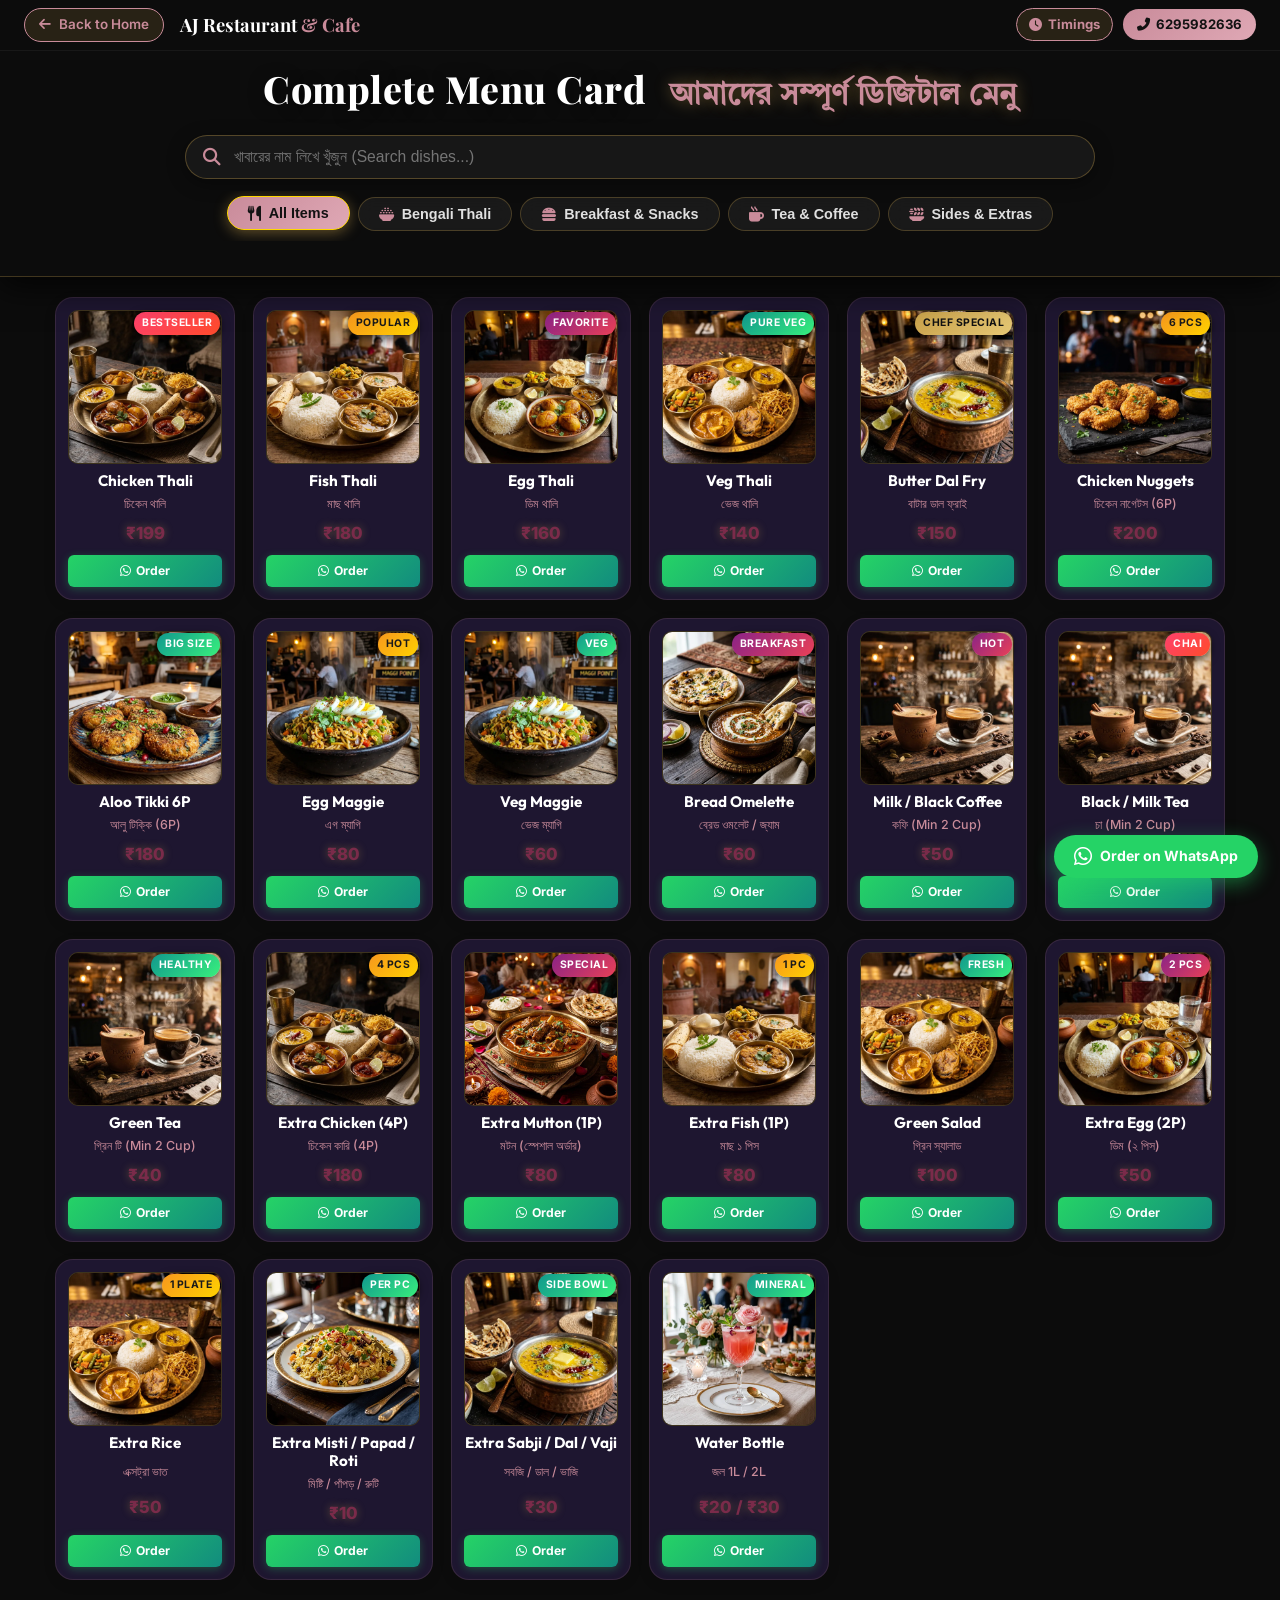
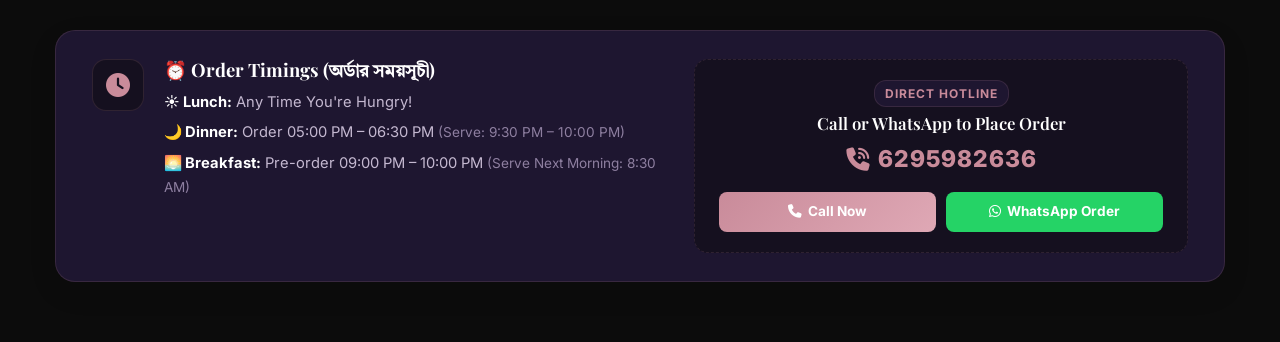
<file: menu.html>
﻿<!DOCTYPE html>
<html lang="bn">
<head>
    <meta charset="UTF-8">
    <meta name="viewport" content="width=device-width, initial-scale=1.0">
    <title>Full Menu Card | IKD Cafe & Restaurant| সম্পূর্ণ মেনু</title>
    
    <!-- Meta Descriptions & SEO -->
    <meta name="description" content="Explore the full digital menu of IKD Cafe & Restaurant. Bengali Thalis, Snacks, Tea, Coffee, Extras & Direct WhatsApp Ordering.">
    <meta name="theme-color" content="#c9a24b">
    
    <!-- Fonts -->
    <link rel="preconnect" href="https://fonts.googleapis.com">
    <link rel="preconnect" href="https://fonts.gstatic.com" crossorigin>
    <link href="https://fonts.googleapis.com/css2?family=Cinzel:wght@500;700;900&family=Inter:wght@300;400;500;600;700;800&family=Outfit:wght@400;500;600;700;800&family=Playfair+Display:ital,wght@0,600;0,700;0,900;1,600&family=Tiro+Bangla:ital@0;1&display=swap" rel="stylesheet">
    
    <!-- Font Awesome -->
    <link rel="stylesheet" href="https://cdnjs.cloudflare.com/ajax/libs/font-awesome/6.5.1/css/all.min.css">
    
    <!-- Main Style -->
    <link rel="stylesheet" href="styles.css">

    <style>
        /* Specific Styles for Compact Full Menu Page */
        .full-menu-page {
            background-color: #0c0c0c;
            color: #ffffff;
            min-height: 100vh;
        }

        /* Sticky Top Header Container (Nav + Hero + Search + Category Filter Tabs) */
        .sticky-menu-top-container {
            position: sticky;
            top: 0;
            z-index: 1000;
            background: rgba(13, 13, 13, 0.96);
            backdrop-filter: blur(20px);
            -webkit-backdrop-filter: blur(20px);
            border-bottom: 1.5px solid rgba(201, 162, 75, 0.28);
            box-shadow: 0 10px 30px rgba(0, 0, 0, 0.75);
        }

        .full-menu-nav {
            padding: 8px 24px;
            display: flex;
            align-items: center;
            justify-content: space-between;
            border-bottom: 1px solid rgba(255, 255, 255, 0.05);
        }

        .full-menu-nav-left {
            display: flex;
            align-items: center;
            gap: 16px;
        }

        .nav-back-btn {
            display: inline-flex;
            align-items: center;
            gap: 8px;
            background: rgba(201, 162, 75, 0.15);
            border: 1px solid var(--accent-gold);
            color: var(--accent-gold);
            padding: 5px 14px;
            border-radius: 25px;
            text-decoration: none;
            font-weight: 600;
            font-size: 0.84rem;
            transition: all 0.3s ease;
        }

        .nav-back-btn:hover {
            background: var(--accent-gold);
            color: #121212;
            transform: translateX(-3px);
            box-shadow: 0 0 15px rgba(201, 162, 75, 0.5);
        }

        .full-menu-logo-title {
            font-family: 'Playfair Display', serif;
            font-size: 1.15rem;
            font-weight: 700;
            color: #ffffff;
        }

        .full-menu-logo-title span {
            color: var(--accent-gold);
        }

        .full-menu-nav-right {
            display: flex;
            align-items: center;
            gap: 10px;
        }

        .nav-timing-btn {
            display: inline-flex;
            align-items: center;
            gap: 6px;
            background: rgba(201, 162, 75, 0.15);
            border: 1px solid var(--accent-gold);
            color: var(--accent-gold);
            padding: 5px 12px;
            border-radius: 25px;
            text-decoration: none;
            font-weight: 700;
            font-size: 0.82rem;
            transition: all 0.3s ease;
        }

        .nav-timing-btn:hover {
            background: var(--accent-gold);
            color: #121212;
            transform: translateY(-2px);
            box-shadow: 0 0 15px rgba(201, 162, 75, 0.5);
        }

        .nav-call-btn {
            display: inline-flex;
            align-items: center;
            gap: 6px;
            background: linear-gradient(135deg, var(--accent-gold), var(--accent-amber));
            color: #121212;
            padding: 5px 14px;
            border-radius: 25px;
            text-decoration: none;
            font-weight: 700;
            font-size: 0.82rem;
            transition: all 0.3s ease;
        }

        .nav-call-btn:hover {
            transform: translateY(-2px);
            box-shadow: 0 4px 15px rgba(201, 162, 75, 0.5);
        }

        /* Full Menu Hero Header (Enlarged & Prominent) */
        .full-menu-hero {
            text-align: center;
            padding: 14px 20px 10px;
            position: relative;
        }

        .full-menu-hero h1 {
            font-family: 'Playfair Display', serif;
            font-size: 2.35rem;
            font-weight: 800;
            color: #ffffff;
            margin-bottom: 0;
            line-height: 1.25;
            letter-spacing: 0.5px;
            text-shadow: 0 2px 15px rgba(0, 0, 0, 0.5);
        }

        .full-menu-hero h1 .bengali-heading {
            color: var(--accent-gold);
            display: inline-block;
            font-size: 1.85rem;
            margin-left: 14px;
            font-family: 'Tiro Bangla', serif;
            font-weight: 700;
            text-shadow: 0 0 16px rgba(201, 162, 75, 0.45);
        }

        .full-menu-hero p {
            display: none;
        }

        /* Search & Filter Controls (Spacious & Longer) */
        .menu-control-bar {
            max-width: 950px;
            margin: 0 auto;
            padding: 10px 20px 15px;
        }

        .search-box-wrapper {
            position: relative;
            margin-bottom: 12px;
        }

        .search-box-wrapper input {
            width: 100%;
            background: rgba(24, 24, 24, 0.96);
            border: 1.5px solid rgba(201, 162, 75, 0.35);
            padding: 12px 20px 12px 48px;
            border-radius: 30px;
            color: #ffffff;
            font-size: 0.98rem;
            outline: none;
            transition: all 0.3s ease;
            box-shadow: 0 4px 18px rgba(0, 0, 0, 0.4);
        }

        .search-box-wrapper input:focus {
            border-color: var(--accent-gold);
            box-shadow: 0 0 20px rgba(201, 162, 75, 0.45);
            background: rgba(32, 32, 32, 0.98);
        }

        .search-box-wrapper i {
            position: absolute;
            left: 18px;
            top: 50%;
            transform: translateY(-50%);
            color: var(--accent-gold);
            font-size: 1.1rem;
        }

        .menu-category-tabs {
            touch-action: pan-x pan-y;
            overscroll-behavior-x: contain;
            display: flex;
            justify-content: center;
            flex-wrap: wrap;
            gap: 10px;
            margin: 0;
        }

        .menu-tab-btn {
            background: rgba(30, 30, 30, 0.75);
            border: 1.5px solid rgba(201, 162, 75, 0.28);
            color: #e0e0e0;
            padding: 8px 20px;
            border-radius: 25px;
            font-size: 0.9rem;
            font-weight: 600;
            cursor: pointer;
            backdrop-filter: blur(8px);
            transition: all 0.25s ease;
            display: inline-flex;
            align-items: center;
            gap: 8px;
        }

        .menu-tab-btn i {
            color: var(--accent-gold);
            font-size: 0.95rem;
            transition: transform 0.3s ease;
        }

        .menu-tab-btn:hover {
            border-color: var(--accent-gold);
            color: #ffffff;
            background: rgba(201, 162, 75, 0.18);
            transform: translateY(-2px);
            box-shadow: 0 4px 15px rgba(201, 162, 75, 0.25);
        }

        .menu-tab-btn.active {
            background: linear-gradient(135deg, var(--accent-gold), var(--accent-amber));
            border-color: #ffd700;
            color: #121212;
            box-shadow: 0 3px 14px rgba(201, 162, 75, 0.45);
            transform: translateY(-1px);
        }

        .menu-tab-btn.active i {
            color: #121212;
        }

        /* Compact Grid for Full Menu */
        .compact-menu-grid-container {
            max-width: 1200px;
            margin: 20px auto 50px;
            padding: 0 15px;
        }

        .compact-grid {
            display: grid;
            grid-template-columns: repeat(auto-fill, minmax(180px, 1fr));
            gap: 18px;
        }

        /* Food Card styles matching index.html */
        .compact-grid .food-menu-card {
            flex: initial;
            width: 100%;
            animation: floatMenuItem 4.5s ease-in-out infinite alternate;
        }

        .compact-grid .food-menu-card.hidden {
            display: none !important;
        }

        /* No Results Message */
        #no-results-msg {
            text-align: center;
            padding: 50px 20px;
            font-size: 1.1rem;
            color: var(--accent-gold);
            display: none;
            grid-column: 1 / -1;
        }

        /* Floating Order Quick Dial */
        .floating-order-btn {
            position: fixed;
            bottom: 22px;
            right: 22px;
            z-index: 999;
            display: flex;
            align-items: center;
            gap: 8px;
            background: #25D366;
            color: #ffffff;
            padding: 10px 20px;
            border-radius: 35px;
            text-decoration: none;
            font-weight: 700;
            font-size: 0.88rem;
            box-shadow: 0 6px 20px rgba(37, 211, 102, 0.45);
            transition: all 0.3s ease;
            animation: pulseOrderBtn 2.5s infinite;
        }

        .floating-order-btn:hover {
            background: #1ebc59;
            transform: scale(1.06);
            box-shadow: 0 8px 25px rgba(37, 211, 102, 0.65);
        }

        @keyframes pulseOrderBtn {
            0%, 100% { transform: scale(1); }
            50% { transform: scale(1.04); }
        }

        @media (max-width: 600px) {
            .full-menu-nav {
                padding: 8px 12px;
            }
            .nav-back-btn span {
                display: none;
            }
            .full-menu-logo-title {
                font-size: 1.05rem;
            }
            .nav-timing-btn {
                padding: 4px 8px;
                font-size: 0.76rem;
            }
            .nav-timing-btn span {
                display: none;
            }
            .nav-call-btn {
                padding: 4px 10px;
                font-size: 0.76rem;
            }
            .full-menu-hero {
                padding: 10px 10px 4px;
            }
            .full-menu-hero h1 {
                font-size: 1.65rem;
            }
            .full-menu-hero h1 .bengali-heading {
                font-size: 1.35rem;
                display: block;
                margin-left: 0;
                margin-top: 4px;
            }
            .menu-control-bar {
                padding: 6px 12px 10px;
            }
            .search-box-wrapper {
                margin-bottom: 8px;
            }
            .search-box-wrapper input {
                padding: 9px 16px 9px 38px;
                font-size: 0.88rem;
                border-radius: 25px;
            }
            .search-box-wrapper i {
                left: 14px;
                font-size: 0.95rem;
            }
            .menu-category-tabs {
            touch-action: pan-x pan-y;
            overscroll-behavior-x: contain;
                gap: 6px;
                overflow-x: auto;
                flex-wrap: nowrap;
                justify-content: flex-start;
                padding-bottom: 4px;
                -webkit-overflow-scrolling: touch;
            }
            .menu-tab-btn {
                padding: 6px 14px;
                font-size: 0.8rem;
                border-radius: 20px;
                white-space: nowrap;
                flex-shrink: 0;
            }
            .compact-grid {
                grid-template-columns: repeat(2, 1fr);
                gap: 10px;
            }
            .compact-grid .food-menu-card {
                padding: 8px;
            }
            .food-title {
                font-size: 0.86rem;
            }
            .bengali-title {
                font-size: 0.72rem;
            }
            .food-price {
                font-size: 0.95rem;
            }
            .food-order-btn {
                padding: 5px 8px;
                font-size: 0.72rem;
            }
        }
    </style>
</head>
<body class="full-menu-page">

    <!-- Sticky Top Header (Navbar + Hero Title + Search Box + Filter Tabs) -->
    <div class="sticky-menu-top-container">
        <!-- Top Navigation Bar -->
        <nav class="full-menu-nav">
            <div class="full-menu-nav-left">
                <a href="index.html" class="nav-back-btn" title="Go back to Home Page">
                    <i class="fas fa-arrow-left"></i> <span>Back to Home</span>
                </a>
                <div class="full-menu-logo-title">
                    AJ Restaurant <span>& Cafe</span>
                </div>
            </div>
            <div class="full-menu-nav-right">
                <a href="#order-timings" class="nav-timing-btn" id="nav-timing-toggle-btn" title="Order Timings (অর্ডার সময়সূচী)">
                    <i class="fas fa-clock" id="nav-timing-icon"></i> <span id="nav-timing-text">Timings</span>
                </a>
                <a href="tel:6295982636" class="nav-call-btn">
                    <i class="fas fa-phone-alt"></i> <span>6295982636</span>
                </a>
            </div>
        </nav>

        <!-- Hero Header -->
        <header class="full-menu-hero">
            <h1>Complete Menu Card <span class="bengali-heading">আমাদের সম্পূর্ণ ডিজিটাল মেনু</span></h1>
        </header>

        <!-- Search Bar & Category Filter Tabs -->
        <div class="menu-control-bar">
            <div class="search-box-wrapper">
                <i class="fas fa-search"></i>
                <input type="text" id="menu-search-input" placeholder="খাবারের নাম লিখে খুঁজুন (Search dishes...)" autocomplete="off">
            </div>

            <div class="menu-category-tabs">
                <button class="menu-tab-btn active" data-category="all">
                    <i class="fas fa-utensils"></i> All Items
                </button>
                <button class="menu-tab-btn" data-category="thali">
                    <i class="fas fa-bowl-rice"></i> Bengali Thali
                </button>
                <button class="menu-tab-btn" data-category="snacks">
                    <i class="fas fa-burger"></i> Breakfast & Snacks
                </button>
                <button class="menu-tab-btn" data-category="beverages">
                    <i class="fas fa-mug-hot"></i> Tea & Coffee
                </button>
                <button class="menu-tab-btn" data-category="extras">
                    <i class="fas fa-plate-wheat"></i> Sides & Extras
                </button>
            </div>
        </div>
    </div>

    <!-- Compact Full Menu Grid -->
    <main class="compact-menu-grid-container">
        <div class="compact-grid" id="full-menu-grid">

            <!-- 1. Chicken Thali -->
            <div class="food-menu-card" data-category="thali" data-keywords="chicken thali murgi murgir mangsho rice dal sabji thali">
                <div class="food-card-badge bestseller">Bestseller</div>
                <div class="food-card-img-box">
                    <img src="assets/menu_chicken_thali.webp" alt="Chicken Thali" loading="lazy">
                </div>
                <div class="food-card-body">
                    <h3 class="food-title">Chicken Thali</h3>
                    <span class="bengali-title">চিকেন থালি</span>
                    <span class="food-price">₹199</span>
                    <a href="https://wa.me/919332394286?text=Hi%20AJ%20Restaurant,%20I%20want%20to%20order%20Chicken%20Thali%20(₹199)" target="_blank" class="food-order-btn">
                        <i class="fab fa-whatsapp"></i> Order
                    </a>
                </div>
            </div>

            <!-- 2. Fish Thali -->
            <div class="food-menu-card" data-category="thali" data-keywords="fish thali macher thali mach jhol rui katla rice dal thali">
                <div class="food-card-badge popular">Popular</div>
                <div class="food-card-img-box">
                    <img src="assets/menu_fish_thali.webp" alt="Fish Thali" loading="lazy">
                </div>
                <div class="food-card-body">
                    <h3 class="food-title">Fish Thali</h3>
                    <span class="bengali-title">মাছ থালি</span>
                    <span class="food-price">₹180</span>
                    <a href="https://wa.me/919332394286?text=Hi%20AJ%20Restaurant,%20I%20want%20to%20order%20Fish%20Thali%20(₹180)" target="_blank" class="food-order-btn">
                        <i class="fab fa-whatsapp"></i> Order
                    </a>
                </div>
            </div>

            <!-- 3. Egg Thali -->
            <div class="food-menu-card" data-category="thali" data-keywords="egg thali dimer thali dim kosha rice dal thali">
                <div class="food-card-badge special">Favorite</div>
                <div class="food-card-img-box">
                    <img src="assets/menu_egg_thali.webp" alt="Egg Thali" loading="lazy">
                </div>
                <div class="food-card-body">
                    <h3 class="food-title">Egg Thali</h3>
                    <span class="bengali-title">ডিম থালি</span>
                    <span class="food-price">₹160</span>
                    <a href="https://wa.me/919332394286?text=Hi%20AJ%20Restaurant,%20I%20want%20to%20order%20Egg%20Thali%20(₹160)" target="_blank" class="food-order-btn">
                        <i class="fab fa-whatsapp"></i> Order
                    </a>
                </div>
            </div>

            <!-- 4. Veg Thali -->
            <div class="food-menu-card" data-category="thali" data-keywords="veg thali niramish thali paneer dal sabji rice mishti doi">
                <div class="food-card-badge pure-veg">Pure Veg</div>
                <div class="food-card-img-box">
                    <img src="assets/menu_veg_thali.webp" alt="Veg Thali" loading="lazy">
                </div>
                <div class="food-card-body">
                    <h3 class="food-title">Veg Thali</h3>
                    <span class="bengali-title">ভেজ থালি</span>
                    <span class="food-price">₹140</span>
                    <a href="https://wa.me/919332394286?text=Hi%20AJ%20Restaurant,%20I%20want%20to%20order%20Veg%20Thali%20(₹140)" target="_blank" class="food-order-btn">
                        <i class="fab fa-whatsapp"></i> Order
                    </a>
                </div>
            </div>

            <!-- 5. Butter Dal Fry -->
            <div class="food-menu-card" data-category="extras" data-keywords="butter dal fry yellow dal tadka veg">
                <div class="food-card-badge chef">Chef Special</div>
                <div class="food-card-img-box">
                    <img src="assets/menu_butter_dal_fry.webp" alt="Butter Dal Fry" loading="lazy">
                </div>
                <div class="food-card-body">
                    <h3 class="food-title">Butter Dal Fry</h3>
                    <span class="bengali-title">বাটার ডাল ফ্রাই</span>
                    <span class="food-price">₹150</span>
                    <a href="https://wa.me/919332394286?text=Hi%20AJ%20Restaurant,%20I%20want%20to%20order%20Butter%20Dal%20Fry%20(₹150)" target="_blank" class="food-order-btn">
                        <i class="fab fa-whatsapp"></i> Order
                    </a>
                </div>
            </div>

            <!-- 6. Chicken Nuggets (6P) -->
            <div class="food-menu-card" data-category="snacks" data-keywords="chicken nuggets 6p fried snacks non-veg">
                <div class="food-card-badge popular">6 Pcs</div>
                <div class="food-card-img-box">
                    <img src="assets/menu_chicken_nuggets.webp" alt="Chicken Nuggets" loading="lazy">
                </div>
                <div class="food-card-body">
                    <h3 class="food-title">Chicken Nuggets</h3>
                    <span class="bengali-title">চিকেন নাগেটস (6P)</span>
                    <span class="food-price">₹200</span>
                    <a href="https://wa.me/919332394286?text=Hi%20AJ%20Restaurant,%20I%20want%20to%20order%20Chicken%20Nuggets%20(₹200)" target="_blank" class="food-order-btn">
                        <i class="fab fa-whatsapp"></i> Order
                    </a>
                </div>
            </div>

            <!-- 7. Aloo Tikki Big Size (6P) -->
            <div class="food-menu-card" data-category="snacks" data-keywords="aloo tikki potato cutlet snacks big size veg">
                <div class="food-card-badge pure-veg">Big Size</div>
                <div class="food-card-img-box">
                    <img src="assets/menu_aloo_tikki.webp" alt="Aloo Tikki Big Size" loading="lazy">
                </div>
                <div class="food-card-body">
                    <h3 class="food-title">Aloo Tikki 6P</h3>
                    <span class="bengali-title">আলু টিক্কি (6P)</span>
                    <span class="food-price">₹180</span>
                    <a href="https://wa.me/919332394286?text=Hi%20AJ%20Restaurant,%20I%20want%20to%20order%20Aloo%20Tikki%20(₹180)" target="_blank" class="food-order-btn">
                        <i class="fab fa-whatsapp"></i> Order
                    </a>
                </div>
            </div>

            <!-- 8. Egg Maggie -->
            <div class="food-menu-card" data-category="snacks" data-keywords="egg maggie noodles masala snacks">
                <div class="food-card-badge popular">Hot</div>
                <div class="food-card-img-box">
                    <img src="assets/menu_egg_maggie.webp" alt="Egg Maggie" loading="lazy">
                </div>
                <div class="food-card-body">
                    <h3 class="food-title">Egg Maggie</h3>
                    <span class="bengali-title">এগ ম্যাগি</span>
                    <span class="food-price">₹80</span>
                    <a href="https://wa.me/919332394286?text=Hi%20AJ%20Restaurant,%20I%20want%20to%20order%20Egg%20Maggie%20(₹80)" target="_blank" class="food-order-btn">
                        <i class="fab fa-whatsapp"></i> Order
                    </a>
                </div>
            </div>

            <!-- 9. Veg Maggie -->
            <div class="food-menu-card" data-category="snacks" data-keywords="veg maggie masala noodles snacks vegetarian">
                <div class="food-card-badge pure-veg">Veg</div>
                <div class="food-card-img-box">
                    <img src="assets/menu_egg_maggie.webp" alt="Veg Maggie" loading="lazy">
                </div>
                <div class="food-card-body">
                    <h3 class="food-title">Veg Maggie</h3>
                    <span class="bengali-title">ভেজ ম্যাগি</span>
                    <span class="food-price">₹60</span>
                    <a href="https://wa.me/919332394286?text=Hi%20AJ%20Restaurant,%20I%20want%20to%20order%20Veg%20Maggie%20(₹60)" target="_blank" class="food-order-btn">
                        <i class="fab fa-whatsapp"></i> Order
                    </a>
                </div>
            </div>

            <!-- 10. Bread Omelette / Jam / Butter -->
            <div class="food-menu-card" data-category="snacks" data-keywords="bread omelette jam butter breakfast toast egg">
                <div class="food-card-badge special">Breakfast</div>
                <div class="food-card-img-box">
                    <img src="assets/menu6.webp" alt="Bread Omelette Jam Butter" loading="lazy">
                </div>
                <div class="food-card-body">
                    <h3 class="food-title">Bread Omelette</h3>
                    <span class="bengali-title">ব্রেড ওমলেট / জ্যাম</span>
                    <span class="food-price">₹60</span>
                    <a href="https://wa.me/919332394286?text=Hi%20AJ%20Restaurant,%20I%20want%20to%20order%20Bread%20Omelette%20(₹60)" target="_blank" class="food-order-btn">
                        <i class="fab fa-whatsapp"></i> Order
                    </a>
                </div>
            </div>

            <!-- 11. Milk / Black Coffee -->
            <div class="food-menu-card" data-category="beverages" data-keywords="coffee milk coffee black coffee hot drink beverages espresso">
                <div class="food-card-badge special">Hot</div>
                <div class="food-card-img-box">
                    <img src="assets/menu_tea_coffee.webp" alt="Milk and Black Coffee" loading="lazy">
                </div>
                <div class="food-card-body">
                    <h3 class="food-title">Milk / Black Coffee</h3>
                    <span class="bengali-title">কফি (Min 2 Cup)</span>
                    <span class="food-price">₹50</span>
                    <a href="https://wa.me/919332394286?text=Hi%20AJ%20Restaurant,%20I%20want%20to%20order%20Coffee" target="_blank" class="food-order-btn">
                        <i class="fab fa-whatsapp"></i> Order
                    </a>
                </div>
            </div>

            <!-- 12. Black / Milk Tea -->
            <div class="food-menu-card" data-category="beverages" data-keywords="tea chai milk tea black tea masala chai beverage">
                <div class="food-card-badge bestseller">Chai</div>
                <div class="food-card-img-box">
                    <img src="assets/menu_tea_coffee.webp" alt="Black and Milk Tea" loading="lazy">
                </div>
                <div class="food-card-body">
                    <h3 class="food-title">Black / Milk Tea</h3>
                    <span class="bengali-title">চা (Min 2 Cup)</span>
                    <span class="food-price">₹25</span>
                    <a href="https://wa.me/919332394286?text=Hi%20AJ%20Restaurant,%20I%20want%20to%20order%20Tea" target="_blank" class="food-order-btn">
                        <i class="fab fa-whatsapp"></i> Order
                    </a>
                </div>
            </div>

            <!-- 13. Green Tea -->
            <div class="food-menu-card" data-category="beverages" data-keywords="green tea healthy detox hot beverage">
                <div class="food-card-badge pure-veg">Healthy</div>
                <div class="food-card-img-box">
                    <img src="assets/menu_tea_coffee.webp" alt="Green Tea" loading="lazy">
                </div>
                <div class="food-card-body">
                    <h3 class="food-title">Green Tea</h3>
                    <span class="bengali-title">গ্রিন টি (Min 2 Cup)</span>
                    <span class="food-price">₹40</span>
                    <a href="https://wa.me/919332394286?text=Hi%20AJ%20Restaurant,%20I%20want%20to%20order%20Green%20Tea" target="_blank" class="food-order-btn">
                        <i class="fab fa-whatsapp"></i> Order
                    </a>
                </div>
            </div>

            <!-- 14. Extra Chicken (4P) -->
            <div class="food-menu-card" data-category="extras" data-keywords="extra chicken 4p murgir mangsho chicken curry side non-veg">
                <div class="food-card-badge popular">4 Pcs</div>
                <div class="food-card-img-box">
                    <img src="assets/menu_chicken_thali.webp" alt="Extra Chicken 4P" loading="lazy">
                </div>
                <div class="food-card-body">
                    <h3 class="food-title">Extra Chicken (4P)</h3>
                    <span class="bengali-title">চিকেন কারি (4P)</span>
                    <span class="food-price">₹180</span>
                    <a href="https://wa.me/919332394286?text=Hi%20AJ%20Restaurant,%20I%20want%20to%20order%20Extra%20Chicken%204P%20(₹180)" target="_blank" class="food-order-btn">
                        <i class="fab fa-whatsapp"></i> Order
                    </a>
                </div>
            </div>

            <!-- 15. Extra Mutton (1P - Special Order) -->
            <div class="food-menu-card" data-category="extras" data-keywords="extra mutton 1p khasi mangsho mutton kosha special non-veg">
                <div class="food-card-badge special">Special</div>
                <div class="food-card-img-box">
                    <img src="assets/menu3.webp" alt="Extra Mutton 1P" loading="lazy">
                </div>
                <div class="food-card-body">
                    <h3 class="food-title">Extra Mutton (1P)</h3>
                    <span class="bengali-title">মটন (স্পেশাল অর্ডার)</span>
                    <span class="food-price">₹80</span>
                    <a href="https://wa.me/919332394286?text=Hi%20AJ%20Restaurant,%20I%20want%20to%20order%20Extra%20Mutton%20(₹80)" target="_blank" class="food-order-btn">
                        <i class="fab fa-whatsapp"></i> Order
                    </a>
                </div>
            </div>

            <!-- 16. Extra Fish (1P) -->
            <div class="food-menu-card" data-category="extras" data-keywords="extra fish 1p macher jhol rui katla side non-veg">
                <div class="food-card-badge popular">1 Pc</div>
                <div class="food-card-img-box">
                    <img src="assets/menu_fish_thali.webp" alt="Extra Fish 1P" loading="lazy">
                </div>
                <div class="food-card-body">
                    <h3 class="food-title">Extra Fish (1P)</h3>
                    <span class="bengali-title">মাছ ১ পিস</span>
                    <span class="food-price">₹80</span>
                    <a href="https://wa.me/919332394286?text=Hi%20AJ%20Restaurant,%20I%20want%20to%20order%20Extra%20Fish%20(₹80)" target="_blank" class="food-order-btn">
                        <i class="fab fa-whatsapp"></i> Order
                    </a>
                </div>
            </div>

            <!-- 17. Green Salad -->
            <div class="food-menu-card" data-category="extras" data-keywords="green salad cucumber tomato onion lemon salad veg">
                <div class="food-card-badge pure-veg">Fresh</div>
                <div class="food-card-img-box">
                    <img src="assets/menu_veg_thali.webp" alt="Green Salad" loading="lazy">
                </div>
                <div class="food-card-body">
                    <h3 class="food-title">Green Salad</h3>
                    <span class="bengali-title">গ্রিন স্যালাড</span>
                    <span class="food-price">₹100</span>
                    <a href="https://wa.me/919332394286?text=Hi%20AJ%20Restaurant,%20I%20want%20to%20order%20Green%20Salad%20(₹100)" target="_blank" class="food-order-btn">
                        <i class="fab fa-whatsapp"></i> Order
                    </a>
                </div>
            </div>

            <!-- 18. Extra Egg (2P) -->
            <div class="food-menu-card" data-category="extras" data-keywords="extra egg 2p dim egg curry side non-veg">
                <div class="food-card-badge special">2 Pcs</div>
                <div class="food-card-img-box">
                    <img src="assets/menu_egg_thali.webp" alt="Extra Egg 2P" loading="lazy">
                </div>
                <div class="food-card-body">
                    <h3 class="food-title">Extra Egg (2P)</h3>
                    <span class="bengali-title">ডিম (২ পিস)</span>
                    <span class="food-price">₹50</span>
                    <a href="https://wa.me/919332394286?text=Hi%20AJ%20Restaurant,%20I%20want%20to%20order%20Extra%20Egg%202P%20(₹50)" target="_blank" class="food-order-btn">
                        <i class="fab fa-whatsapp"></i> Order
                    </a>
                </div>
            </div>

            <!-- 19. Extra Rice -->
            <div class="food-menu-card" data-category="extras" data-keywords="extra rice bhat rice portion veg side">
                <div class="food-card-badge popular">1 Plate</div>
                <div class="food-card-img-box">
                    <img src="assets/menu_veg_thali.webp" alt="Extra Rice" loading="lazy">
                </div>
                <div class="food-card-body">
                    <h3 class="food-title">Extra Rice</h3>
                    <span class="bengali-title">এক্সট্রা ভাত</span>
                    <span class="food-price">₹50</span>
                    <a href="https://wa.me/919332394286?text=Hi%20AJ%20Restaurant,%20I%20want%20to%20order%20Extra%20Rice%20(₹50)" target="_blank" class="food-order-btn">
                        <i class="fab fa-whatsapp"></i> Order
                    </a>
                </div>
            </div>

            <!-- 20. Extra Misti / Papad / Roti -->
            <div class="food-menu-card" data-category="extras" data-keywords="extra misti papad roti sweet flatbread side">
                <div class="food-card-badge pure-veg">Per Pc</div>
                <div class="food-card-img-box">
                    <img src="assets/menu2.webp" alt="Extra Misti Papad Roti" loading="lazy">
                </div>
                <div class="food-card-body">
                    <h3 class="food-title">Extra Misti / Papad / Roti</h3>
                    <span class="bengali-title">মিষ্টি / পাঁপড় / রুটি</span>
                    <span class="food-price">₹10</span>
                    <a href="https://wa.me/919332394286?text=Hi%20AJ%20Restaurant,%20I%20want%20to%20order%20Extra%20Misti%20Papad%20Roti%20(₹10)" target="_blank" class="food-order-btn">
                        <i class="fab fa-whatsapp"></i> Order
                    </a>
                </div>
            </div>

            <!-- 21. Extra Sabji / Dal / Vaji -->
            <div class="food-menu-card" data-category="extras" data-keywords="extra sabji dal vaji butter dal fry veg side">
                <div class="food-card-badge pure-veg">Side Bowl</div>
                <div class="food-card-img-box">
                    <img src="assets/menu_butter_dal_fry.webp" alt="Extra Sabji Dal Vaji" loading="lazy">
                </div>
                <div class="food-card-body">
                    <h3 class="food-title">Extra Sabji / Dal / Vaji</h3>
                    <span class="bengali-title">সবজি / ডাল / ভাজি</span>
                    <span class="food-price">₹30</span>
                    <a href="https://wa.me/919332394286?text=Hi%20AJ%20Restaurant,%20I%20want%20to%20order%20Extra%20Sabji%20Dal%20Vaji%20(₹30)" target="_blank" class="food-order-btn">
                        <i class="fab fa-whatsapp"></i> Order
                    </a>
                </div>
            </div>

            <!-- 20. Packaged Water Bottle (1L / 2L) -->
            <div class="food-menu-card" data-category="beverages" data-keywords="water bottle 1l 2l mineral water drink">
                <div class="food-card-badge pure-veg">Mineral</div>
                <div class="food-card-img-box">
                    <img src="assets/menu5.webp" alt="Packaged Water Bottle" loading="lazy">
                </div>
                <div class="food-card-body">
                    <h3 class="food-title">Water Bottle</h3>
                    <span class="bengali-title">জল 1L / 2L</span>
                    <span class="food-price">₹20 / ₹30</span>
                    <a href="https://wa.me/919332394286?text=Hi%20AJ%20Restaurant,%20I%20want%20to%20order%20Water%20Bottle" target="_blank" class="food-order-btn">
                        <i class="fab fa-whatsapp"></i> Order
                    </a>
                </div>
            </div>

        </div>

        <!-- No Results Fallback -->
        <div id="no-results-msg">
            <i class="fas fa-search" style="font-size: 2.5rem; margin-bottom: 12px; display: block;"></i>
            <p>আপনার খোঁজা অনুযায়ী কোনো খাবার পাওয়া যায়নি। অন্য কিছু লিখে খুঁজুন।</p>
        </div>
    </main>

    <!-- Order Timings Banner -->
    <div id="order-timings" style="max-width: 1200px; margin: 0 auto 60px; padding: 0 15px; scroll-margin-top: 170px;">
        <div class="order-info-banner glassmorphism">
            <div class="order-timing-card">
                <div class="timing-icon"><i class="fas fa-clock"></i></div>
                <div class="timing-details">
                    <h4>⏰ Order Timings (অর্ডার সময়সূচী)</h4>
                    <ul>
                        <li><strong>☀️ Lunch:</strong> Any Time You're Hungry!</li>
                        <li><strong>🌙 Dinner:</strong> Order 05:00 PM – 06:30 PM <span class="serve-time">(Serve: 9:30 PM – 10:00 PM)</span></li>
                        <li><strong>🌅 Breakfast:</strong> Pre-order 09:00 PM – 10:00 PM <span class="serve-time">(Serve Next Morning: 8:30 AM)</span></li>
                    </ul>
                </div>
            </div>
            
            <div class="order-call-box">
                <div class="call-badge">Direct Hotline</div>
                <h3>Call or WhatsApp to Place Order</h3>
                <a href="tel:6295982636" class="order-phone-link">
                    <i class="fas fa-phone-volume"></i> 6295982636
                </a>
                <div class="quick-action-btns">
                    <a href="tel:6295982636" class="direct-call-btn">
                        <i class="fas fa-phone"></i> Call Now
                    </a>
                    <a href="https://wa.me/919332394286?text=Hello%20AJ%20Restaurant,%20I%20want%20to%20place%20an%20order!" target="_blank" class="direct-wp-btn">
                        <i class="fab fa-whatsapp"></i> WhatsApp Order
                    </a>
                </div>
            </div>
        </div>
    </div>

    <!-- Floating Direct WhatsApp Button -->
    <a href="https://wa.me/919332394286?text=Hello%20AJ%20Restaurant,%20I%20want%20to%20order%20food!" target="_blank" class="floating-order-btn" title="Direct WhatsApp Order">
        <i class="fab fa-whatsapp" style="font-size: 1.3rem;"></i> <span>Order on WhatsApp</span>
    </a>

    <!-- JavaScript for Live Search & Category Filtering -->
    <script>
        document.addEventListener('DOMContentLoaded', () => {
            const searchInput = document.getElementById('menu-search-input');
            const categoryTabs = document.querySelectorAll('.menu-tab-btn');
            const foodCards = document.querySelectorAll('.food-menu-card');
            const noResultsMsg = document.getElementById('no-results-msg');

            let activeCategory = 'all';

            function filterMenu() {
                const query = searchInput.value.toLowerCase().trim();
                let visibleCount = 0;

                foodCards.forEach(card => {
                    const cardCategory = card.getAttribute('data-category');
                    const keywords = (card.getAttribute('data-keywords') || '') + ' ' + card.innerText.toLowerCase();

                    const matchesCategory = (activeCategory === 'all' || cardCategory === activeCategory);
                    const matchesSearch = query === '' || keywords.includes(query);

                    if (matchesCategory && matchesSearch) {
                        card.classList.remove('hidden');
                        visibleCount++;
                    } else {
                        card.classList.add('hidden');
                    }
                });

                if (visibleCount === 0) {
                    noResultsMsg.style.display = 'block';
                } else {
                    noResultsMsg.style.display = 'none';
                }
            }

            // Category Tab Clicks
            categoryTabs.forEach(tab => {
                tab.addEventListener('click', () => {
                    categoryTabs.forEach(t => t.classList.remove('active'));
                    tab.classList.add('active');
                    activeCategory = tab.getAttribute('data-category');
                    const tabsContainer = tab.closest('.menu-category-tabs');
                    if (tabsContainer) {
                        const targetScroll = tab.offsetLeft - (tabsContainer.clientWidth / 2) + (tab.offsetWidth / 2);
                        tabsContainer.scrollTo({ left: targetScroll, behavior: 'smooth' });
                    }
                    filterMenu();
                });
            });

            // Search Input Live Filter
            searchInput.addEventListener('input', () => {
                filterMenu();
            });

            // ============================================================
            // TWO-WAY TOGGLE SCROLL (Click to go to Timings, Click again to go to Top)
            // ============================================================
            const timingToggleBtn = document.getElementById('nav-timing-toggle-btn');
            const timingIcon = document.getElementById('nav-timing-icon');
            const timingText = document.getElementById('nav-timing-text');
            const orderTimingsSection = document.getElementById('order-timings');

            function isNearTimingsSection() {
                if (!orderTimingsSection) return false;
                const rect = orderTimingsSection.getBoundingClientRect();
                return rect.top <= window.innerHeight * 0.75;
            }

            if (timingToggleBtn && orderTimingsSection) {
                timingToggleBtn.addEventListener('click', (e) => {
                    e.preventDefault();
                    if (isNearTimingsSection()) {
                        // If already at Timings section -> Smoothly scroll back to TOP
                        window.scrollTo({ top: 0, behavior: 'smooth' });
                    } else {
                        // Smoothly scroll DOWN to Order Timings section
                        orderTimingsSection.scrollIntoView({ behavior: 'smooth', block: 'start' });
                    }
                });

                // Dynamically update button icon/text when user scrolls near timings
                window.addEventListener('scroll', () => {
                    if (isNearTimingsSection()) {
                        timingToggleBtn.classList.add('at-bottom');
                        if (timingIcon) timingIcon.className = 'fas fa-arrow-up';
                        if (timingText) timingText.innerText = 'Top';
                        timingToggleBtn.title = 'Scroll back to Top (উপরে ফিরে যান)';
                    } else {
                        timingToggleBtn.classList.remove('at-bottom');
                        if (timingIcon) timingIcon.className = 'fas fa-clock';
                        if (timingText) timingText.innerText = 'Timings';
                        timingToggleBtn.title = 'Order Timings (অর্ডার সময়সূচী)';
                    }
                }, { passive: true });
            }
        });
    </script>
</body>
</html>
</file>
<file: styles.css>
﻿/* ============================================================
   IKD CAFE & RESTAURANT — Deep Purple & Rose Gold Theme
   ============================================================ */

@import url('https://fonts.googleapis.com/css2?family=Playfair+Display:wght@400;600;700;800&family=Outfit:wght@300;400;600;800&family=Inter:wght@300;400;500;600&display=swap');

/* ---- CSS Variables ---- */
:root {
    --bg-deep:              #0D0A14; /* Deep Violet-Black (main bg) */
    --bg-dark:              #15101F; /* Dark Purple (section bg alt) */
    --bg-card:              #1E1630; /* Card Purple */
    --bg-card2:             #271E3A; /* Lighter Purple for hover cards */
    --bg-cream:             #F5EEF8; /* Soft Lavender-White */
    --accent-gold:          #C98B9A; /* Rose Gold (primary accent) */
    --accent-amber:         #DFA8B5; /* Light Rose Gold */
    --accent-light:         #F0C8D2; /* Pale Rose (hover states) */
    --accent-red:           #7A2B4A; /* Deep Plum/Berry (highlights) */
    --accent-warm:          #9B3A5C; /* Warm Berry/Magenta */
    --text-primary:         #FFFFFF; /* Primary text */
    --text-secondary:       #C4B8D0; /* Secondary text/muted — soft lavender */
    --text-muted:           #8E7FA0; /* Muted text */
    --text-light-section:   #1A1426; /* Text on light sections */
    --glass-bg:             rgba(201, 139, 154, 0.03); /* Rose Gold based glass */
    --glass-border:         rgba(201, 139, 154, 0.15);
    --glass-shadow:         0 8px 40px rgba(0, 0, 0, 0.5);
    --glow-gold:            0 0 25px rgba(201, 139, 154, 0.3);
    --radius-sm:            8px;
    --radius-md:            16px;
    --radius-lg:            24px;
    --transition:           all 0.4s cubic-bezier(0.4, 0, 0.2, 1);
}

/* ---- Reset ---- */
*, *::before, *::after {
    margin: 0;
    padding: 0;
    box-sizing: border-box;
}

html {
    scroll-behavior: smooth;
}

body {
    font-family: 'Inter', sans-serif;
    background-color: var(--bg-deep);
    color: var(--text-primary);
    overflow-x: hidden;
    line-height: 1.6;
}

body.no-scroll {
    overflow-y: hidden !important;
}

h1, h2, h3, h4 {
    font-family: 'Playfair Display', 'Tiro Bangla', serif;
    line-height: 1.2;
}

/* ---- Custom Scrollbar ---- */
::-webkit-scrollbar          { width: 6px; }
::-webkit-scrollbar-track    { background: var(--bg-deep); }
::-webkit-scrollbar-thumb    { background: var(--accent-gold); border-radius: 3px; }
::-webkit-scrollbar-thumb:hover { background: var(--accent-amber); }

/* ============================================================
   NAVBAR
   ============================================================ */
.navbar {
    position: sticky;
    top: 0;
    margin: 0;
    width: 100%;
    padding: 0 5%;
    height: 72px;
    border-radius: 0;
    display: flex;
    justify-content: space-between;
    align-items: center;
    background: rgba(18, 12, 30, 0.92);
    backdrop-filter: blur(20px);
    -webkit-backdrop-filter: blur(20px);
    z-index: 1000;
    border-bottom: 1px solid rgba(201, 139, 154, 0.2);
    box-shadow: 0 4px 30px rgba(0, 0, 0, 0.5);
    transition: var(--transition);
}

.navbar-scrolled {
    height: 62px;
    background: rgba(18, 12, 30, 0.97);
    border-bottom-color: rgba(201, 139, 154, 0.35);
    box-shadow: 0 8px 40px rgba(0, 0, 0, 0.7), var(--glow-gold);
}

.logo-container {
    display: flex;
    align-items: center;
    gap: 2px; /* Set gap to almost zero to align right next to logo image */
}

.logo-brand-img {
    height: 52px;
    width: auto;
    object-fit: contain;
    transition: var(--transition);
}

.logo-brand-img:hover {
    transform: scale(1.04);
}

.logo-text-wrapper {
    display: flex;
    align-items: center;
    position: relative;
    padding-left: 0px; /* Removed padding entirely to start text immediately */
    /* no overflow: hidden so football can roll across the whole screen */
}

.animated-football-header {
    position: absolute;
    left: -52px;
    width: 48px;
    height: 48px;
    top: 50%;
    margin-top: -24px;
    display: inline-block;
    z-index: 10;
    animation: footballRollAcross 14s linear infinite;
    will-change: left, transform, opacity;
    pointer-events: none;
}

.animated-football-header svg,
.animated-football-header img {
    width: 100%;
    height: 100%;
}

.logo-text {
    font-size: 1.5rem;
    font-weight: 800;
    letter-spacing: 1px;
    background: linear-gradient(90deg, #F5C0CB, #FFFFFF, #DFA8B5);
    -webkit-background-clip: text;
    -webkit-text-fill-color: transparent;
    font-family: 'Outfit', sans-serif;
    display: inline-block;
    white-space: nowrap;
    overflow: hidden;
    clip-path: inset(0 100% 0 0);
    opacity: 0;
    animation: revealTextWipe 14s linear infinite;
    will-change: clip-path, opacity;
}

.nav-links {
    display: flex;
    flex-direction: column;
    position: absolute;
    top: 100%;
    right: 5%; /* Align with padding of navbar actions */
    width: 210px;
    height: auto;
    background: rgba(18, 12, 30, 0.97);
    backdrop-filter: blur(20px);
    -webkit-backdrop-filter: blur(20px);
    border: 1px solid rgba(201, 139, 154, 0.2);
    border-radius: 0 0 var(--radius-md) var(--radius-md);
    padding: 1.5rem 0;
    gap: 0.25rem;
    box-shadow: 0 15px 40px rgba(0, 0, 0, 0.6);
    opacity: 0;
    transform: translateY(-8px);
    pointer-events: none;
    transition: all 0.3s cubic-bezier(0.165, 0.84, 0.44, 1);
    align-items: center;
    list-style: none;
    z-index: 1000;
}

.nav-links.nav-active {
    opacity: 1;
    transform: translateY(0);
    pointer-events: auto;
}

.nav-links a {
    text-decoration: none;
    color: var(--text-secondary);
    font-weight: 500;
    font-size: 0.95rem;
    letter-spacing: 0.5px;
    text-transform: uppercase;
    padding: 0.65rem 1.4rem;
    border-radius: var(--radius-sm);
    transition: var(--transition);
    position: relative;
    display: block;
    width: 100%;
    text-align: center;
}

.nav-links a::after {
    content: '';
    position: absolute;
    bottom: 2px;
    left: 50%;
    transform: translateX(-50%);
    width: 0;
    height: 1.5px;
    background: var(--accent-gold);
    border-radius: 2px;
    transition: width 0.3s ease;
}

.nav-links a:hover {
    color: var(--accent-light);
}

.nav-links a:hover::after {
    width: 60%;
}

.navbar-actions {
    display: flex;
    align-items: center;
    gap: 0.35rem;
}
.dripza-btn-nav {
    background: transparent !important;
    border: none !important;
    width: 38px;
    height: 38px;
    cursor: pointer;
    display: flex;
    align-items: center;
    justify-content: center;
    padding: 0;
    overflow: visible;
    position: relative;
    box-shadow: none !important;
    transition: transform 0.3s ease;
}

.dripza-btn-nav:hover {
    background: transparent !important;
    box-shadow: none !important;
    transform: translateY(-2px);
}

.dripza-nav-icon {
    width: 100%;
    height: 100%;
    object-fit: contain;
    animation: dripzaBreathing 3.5s infinite ease-in-out;
    transition: filter 0.4s ease, transform 0.8s cubic-bezier(0.34, 1.56, 0.64, 1);
}

.dripza-btn-nav:hover .dripza-nav-icon {
    transform: scale(1.15) rotate(360deg);
    filter: drop-shadow(0 0 10px rgba(201, 139, 154, 0.9));
}

@keyframes dripzaBreathing {
    0%, 100% {
        transform: scale(1);
        filter: drop-shadow(0 0 2px rgba(201, 139, 154, 0.25));
    }
    50% {
        transform: scale(1.06);
        filter: drop-shadow(0 0 7px rgba(201, 139, 154, 0.65));
    }
}

.hamburger {
    display: block; /* Show hamburger globally on PC and Mobile */
    cursor: pointer;
    font-size: 1.4rem;
    color: var(--text-primary);
    padding: 0.4rem;
    border-radius: var(--radius-sm);
    transition: var(--transition);
}

.hamburger:hover {
    color: var(--accent-gold);
    background: rgba(201, 139, 154, 0.08);
}

/* ============================================================
   HERO / BANNER SECTION
   ============================================================ */
.hero {
    position: relative;
    width: 100%;
    aspect-ratio: 16 / 9;
    height: 56.25vw; /* Explicit 16:9 height to prevent collapse */
    min-height: 400px; /* Safe minimum height for PC banner */
    display: flex;
    align-items: center;
    justify-content: center;
    text-align: center;
    overflow: hidden;
    margin-top: 0;
}

.hero-bg {
    position: absolute;
    inset: 0;
    z-index: 0;
    overflow: hidden;
    background: var(--bg-deep);
}

.hero-bg::before {
    content: '';
    position: absolute;
    top: -30px;
    left: -30px;
    right: -30px;
    bottom: -30px;
    background-image: var(--bg-image);
    background-size: cover;
    background-position: center;
    filter: blur(28px) brightness(0.28) saturate(1.2);
    transition: background-image 1.2s ease-in-out;
    z-index: 0;
}

.hero-bg img {
    position: absolute;
    inset: 0;
    width: 100%;
    height: 100%;
    object-fit: cover;
    display: block;
    opacity: 0;
    transition: opacity 1.5s ease-in-out;
    z-index: 1;
}

.hero-video {
    position: absolute;
    inset: 0;
    width: 100%;
    height: 100%;
    object-fit: cover;
    z-index: 1;
}

.hero-bg img.active {
    opacity: 1;
    z-index: 2;
}

.hero-bg img.prev {
    opacity: 0;
    z-index: 1;
}

.hero-nav-zone {
    position: absolute;
    top: 0;
    bottom: 0;
    width: 15%;
    z-index: 5;
    cursor: pointer;
    background: transparent;
    transition: background 0.3s ease;
}

.hero-nav-zone.left-zone {
    left: 0;
}

.hero-nav-zone.right-zone {
    right: 0;
}

/* Subtle feedback on hover (no arrow icons) */
.hero-nav-zone:hover {
    background: rgba(255, 255, 255, 0.03);
}

.overlay {
    position: absolute;
    inset: 0;
    background: transparent;
    z-index: 3;
    pointer-events: none;
}

.hero-content {
    max-width: 800px;
    padding: 0 24px;
    z-index: 4;
    transform: translateY(30px);
    opacity: 0;
    animation: fadeUp 1.2s cubic-bezier(0.165, 0.84, 0.44, 1) forwards 0.4s;
}

.hero-content h1 {
    font-size: 3.6rem;
    font-weight: 800;
    margin-bottom: 1.2rem;
    color: var(--text-primary);
    text-shadow: 0 4px 15px rgba(0, 0, 0, 0.5);
    letter-spacing: -1px;
}

.hero-content p {
    font-size: 1.15rem;
    color: var(--text-secondary);
    margin-bottom: 2.8rem;
    line-height: 1.7;
    text-shadow: 0 2px 8px rgba(0, 0, 0, 0.5);
}

/* ============================================================
   SECTION SHARED
   ============================================================ */
section {
    padding: 15px 6%;
}

.section-title {
    font-family: 'Playfair Display', 'Tiro Bangla', serif;
    font-size: 2.6rem;
    font-weight: 700;
    text-align: center;
    margin-bottom: 1.2rem;
    color: var(--text-primary);
    position: relative;
    display: inline-block;
    width: 100%;
    letter-spacing: -0.5px;
}

.section-title::after {
    content: '';
    display: block;
    width: 60px;
    height: 2px;
    background: linear-gradient(90deg, var(--accent-gold), var(--accent-light));
    margin: 0.8rem auto 0;
    border-radius: 2px;
    box-shadow: 0 0 10px rgba(201, 139, 154, 0.5);
}

/* ============================================================
   VIBE SECTION
   ============================================================ */
.vibe-section {
    background: radial-gradient(ellipse at center top, rgba(120, 60, 140, 0.08) 0%, transparent 65%);
    border-top: 1px solid rgba(201, 139, 154, 0.08);
    border-bottom: 1px solid rgba(201, 139, 154, 0.08);
    padding-top: 15px;
    padding-bottom: 15px;
}

.vibe-container {
    display: flex;
    align-items: center;
    justify-content: center;
    flex-wrap: wrap;
    gap: 1.2rem;
    padding: 0;
    max-width: 1100px;
    margin: 0 auto;
}

.vibe-text {
    max-width: 520px;
}

.vibe-text h3 {
    font-family: 'Playfair Display', 'Tiro Bangla', serif;
    font-size: 2rem;
    margin-bottom: 1.2rem;
    font-weight: 700;
    color: var(--text-primary);
    position: relative;
    padding-left: 1.2rem;
}

.vibe-text h3::before {
    content: '';
    position: absolute;
    left: 0;
    top: 10%;
    height: 80%;
    width: 3px;
    background: linear-gradient(to bottom, var(--accent-gold), var(--accent-amber));
    border-radius: 3px;
}

.vibe-text p {
    color: var(--text-secondary);
    line-height: 1.9;
    font-size: 1.05rem;
    font-weight: 400;
}

/* ============================================================
   INTERACTIVE RAKHI PURNIMA SPECIAL ALTAR
   ============================================================ */
.rath-feast-container {
    position: relative;
    width: 190px;
    height: 190px;
    background: radial-gradient(circle at center, #260A13 0%, #120408 100%);
    border-radius: var(--radius-md);
    border: 2px solid rgba(255, 193, 7, 0.55);
    box-shadow: 0 8px 24px rgba(0, 0, 0, 0.85), 
                inset 0 0 25px rgba(233, 30, 99, 0.25),
                0 0 14px rgba(255, 193, 7, 0.35);
    overflow: hidden;
    cursor: pointer;
    perspective: 500px;
    flex-shrink: 0;
    margin: 20px;
    transition: border-color 0.4s ease, box-shadow 0.4s ease;
}

.rath-feast-container:hover {
    border-color: #FFD54F;
    box-shadow: 0 8px 24px rgba(0, 0, 0, 0.95), 
                inset 0 0 25px rgba(255, 215, 0, 0.3),
                0 0 22px rgba(233, 30, 99, 0.5);
}

.temple-arch {
    position: absolute;
    top: 5px;
    left: 5px;
    right: 5px;
    bottom: 5px;
    border: 1px dashed rgba(255, 215, 0, 0.4);
    border-radius: var(--radius-md);
    pointer-events: none;
    z-index: 1;
}

.rath-altar-chariot {
    position: absolute;
    top: 15px;
    left: 50%;
    transform: translateX(-50%);
    width: 72px;
    height: 72px;
    z-index: 3;
    filter: drop-shadow(0 2px 6px rgba(0,0,0,0.7));
    transition: transform 0.4s cubic-bezier(0.175, 0.885, 0.32, 1.275), filter 0.4s ease;
    animation: trophyFloat 3.5s infinite ease-in-out;
}

.rath-altar-chariot svg {
    width: 100%;
    height: 100%;
}

.rath-feast-container.activated .rath-altar-chariot {
    filter: drop-shadow(0 0 10px #FFD700) drop-shadow(0 0 18px #E91E63);
    animation: trophyVibrate 0.12s infinite linear;
}

@keyframes trophyFloat {
    0%, 100% { transform: translateX(-50%) translateY(0); }
    50% { transform: translateX(-50%) translateY(-3px); }
}

@keyframes trophyVibrate {
    0%, 100% { transform: translateX(-50%) translate(0, 0) scale(1.04); }
    25% { transform: translateX(-50%) translate(-0.6px, 0.6px) scale(1.04); }
    50% { transform: translateX(-50%) translate(0.6px, -0.6px) scale(1.04); }
    75% { transform: translateX(-50%) translate(-0.6px, -0.6px) scale(1.04); }
}

.temple-bell {
    position: absolute;
    bottom: 12px;
    left: 50%;
    width: 58px;
    height: 58px;
    transform: translateX(-50%);
    z-index: 5;
    cursor: pointer;
    filter: drop-shadow(0 3px 6px rgba(0,0,0,0.7));
    transition: transform 0.6s cubic-bezier(0.19, 1, 0.22, 1), opacity 0.5s ease;
}

.temple-bell:hover {
    transform: translateX(-50%) scale(1.1);
}

.temple-bell svg {
    width: 100%;
    height: 100%;
}

.rath-feast-container.activated .temple-bell {
    transform: translateX(-50%) translateY(-55px) rotate(-22deg) scale(0.9);
    opacity: 0;
    pointer-events: none;
}

.rath-fusion-burger {
    position: absolute;
    bottom: 10px;
    left: 50%;
    width: 68px;
    height: 68px;
    transform: translate(-50%, 15px) scale(0.6);
    opacity: 0;
    z-index: 2;
    pointer-events: none;
    transition: all 0.6s cubic-bezier(0.175, 0.885, 0.32, 1.275);
    filter: drop-shadow(0 0 4px rgba(0, 0, 0, 0.4));
}

.rath-fusion-burger svg {
    width: 100%;
    height: 100%;
}

.rath-feast-container.activated .rath-fusion-burger {
    opacity: 1;
    transform: translate(-50%, 0) scale(1.2);
    filter: drop-shadow(0 0 10px #FFD700) drop-shadow(0 0 18px #E91E63);
}

.rath-celebration {
    position: absolute;
    top: 36%;
    left: 50%;
    transform: translate(-50%, -50%) scale(0.7);
    font-family: 'Outfit', sans-serif;
    font-size: 0.82rem;
    font-weight: 900;
    color: #ffffff;
    letter-spacing: 1px;
    text-shadow: 0 0 10px #FFD700, 
                 0 0 18px #E91E63, 
                 0 0 26px #880E4F;
    opacity: 0;
    pointer-events: none;
    z-index: 6;
    transition: all 0.4s cubic-bezier(0.175, 0.885, 0.32, 1.275);
    white-space: nowrap;
}

.rath-feast-container.activated .rath-celebration {
    opacity: 1;
    transform: translate(-50%, -50%) scale(1);
    animation: pulseGoal 0.4s ease-in-out infinite alternate;
}

.feast-item {
    position: absolute;
    font-size: 11px;
    opacity: 0;
    z-index: 4;
    pointer-events: none;
}

.feast-item.p1 { left: 45%; top: 35px; }
.feast-item.p2 { left: 35%; top: 40px; }
.feast-item.p3 { left: 55%; top: 40px; }
.feast-item.p4 { left: 40%; top: 30px; }
.feast-item.p5 { left: 50%; top: 30px; }
.feast-item.p6 { left: 48%; top: 25px; }

.rath-feast-container.activated .feast-item {
    animation: rainConfetti 1.5s cubic-bezier(0.1, 0.8, 0.3, 1) forwards;
}

@keyframes rainConfetti {
    0% {
        transform: translate(0, 0) rotate(0deg) scale(0.5);
        opacity: 1;
    }
    100% {
        opacity: 0;
    }
}

.rath-feast-container.activated .feast-item.p1 { transform: translate(-50px, 85px) rotate(360deg) scale(1.3); }
.rath-feast-container.activated .feast-item.p2 { transform: translate(-70px, 65px) rotate(180deg) scale(1.1); }
.rath-feast-container.activated .feast-item.p3 { transform: translate(60px, 80px) rotate(-360deg) scale(1.4); }
.rath-feast-container.activated .feast-item.p4 { transform: translate(-30px, 95px) rotate(-180deg) scale(1.2); }
.rath-feast-container.activated .feast-item.p5 { transform: translate(40px, 90px) rotate(540deg) scale(1.5); }
.rath-feast-container.activated .feast-item.p6 { transform: translate(5px, 100px) rotate(-540deg) scale(1.3); }

/* ============================================================
   REVIEWS GALLERY SLIDER
   ============================================================ */
.reviews-section {
    background: var(--bg-dark);
}

.reviews-slider-container {
    position: relative;
    max-width: 500px;
    margin: 0 auto;
    padding: 0 10px;
}

.reviews-slider {
    position: relative;
    height: 500px;
    width: 100%;
    border-radius: var(--radius-md);
    overflow: hidden;
}

.gallery-item {
    transition: transform 0.3s ease;
    padding: 15px;
    border-radius: var(--radius-md);
}

.reviews-slider .review-slide {
    position: absolute;
    inset: 0;
    width: 100%;
    height: 100%;
    opacity: 0;
    z-index: 1;
    transition: opacity 1s ease-in-out;
    pointer-events: none;
    padding: 0;
}

.reviews-slider .review-slide.active {
    opacity: 1;
    z-index: 2;
    pointer-events: auto;
}

.reviews-slider .review-slide img {
    width: 100%;
    height: 100%;
    object-fit: contain;
    border: none;
    background: none;
    filter: drop-shadow(0 12px 32px rgba(0, 0, 0, 0.65));
}

/* ---- Slider Buttons ---- */
.slider-btn {
    position: absolute;
    top: 50%;
    transform: translateY(-50%);
    background: rgba(201, 139, 154, 0.1);
    border: 1px solid rgba(201, 139, 154, 0.3);
    color: var(--text-primary);
    width: 50px;
    height: 50px;
    border-radius: 50%;
    display: flex;
    align-items: center;
    justify-content: center;
    cursor: pointer;
    z-index: 10;
    backdrop-filter: blur(10px);
    -webkit-backdrop-filter: blur(10px);
    transition: var(--transition);
    font-size: 0.9rem;
}

.slider-btn:hover {
    background: var(--accent-gold);
    border-color: var(--accent-gold);
    color: #fff;
    box-shadow: 0 0 20px rgba(201, 139, 154, 0.55);
    transform: translateY(-50%) scale(1.12);
}

.prev-btn { left:  -68px; }
.next-btn { right: -68px; }

/* ---- Slider Dots ---- */
.slider-dots {
    display: flex;
    justify-content: center;
    gap: 8px;
    margin-top: 2rem;
}

.dot {
    width: 8px;
    height: 8px;
    border-radius: 50%;
    background: rgba(201, 139, 154, 0.2);
    border: 1px solid rgba(201, 139, 154, 0.3);
    cursor: pointer;
    transition: var(--transition);
}

.dot.active,
.dot:hover {
    background: var(--accent-gold);
    border-color: var(--accent-gold);
    box-shadow: 0 0 8px rgba(201, 139, 154, 0.5);
    transform: scale(1.3);
}

/* ---- CTA Button ---- */
.cta-button {
    display: inline-flex;
    align-items: center;
    gap: 0.7rem;
    padding: 14px 34px;
    background: transparent;
    color: var(--accent-light);
    border: 1.5px solid var(--accent-gold);
    border-radius: 4px;
    font-weight: 500;
    font-size: 0.95rem;
    letter-spacing: 0.8px;
    text-transform: uppercase;
    text-decoration: none;
    transition: var(--transition);
    box-shadow: 0 0 0 rgba(201, 139, 154, 0);
    position: relative;
    overflow: hidden;
}

.cta-button::before {
    content: '';
    position: absolute;
    inset: 0;
    background: linear-gradient(135deg, var(--accent-gold), var(--accent-amber));
    opacity: 0;
    transition: opacity 0.35s ease;
    z-index: -1;
}

.cta-button:hover {
    color: #fff;
    border-color: var(--accent-amber);
    box-shadow: 0 4px 25px rgba(201, 139, 154, 0.45);
    transform: translateY(-2px);
}

.cta-button:hover::before {
    opacity: 1;
}

/* ============================================================
   GLASSMORPHISM CARD
   ============================================================ */
.glassmorphism {
    background: rgba(30, 20, 50, 0.65);
    backdrop-filter: blur(16px);
    -webkit-backdrop-filter: blur(16px);
    border: 1px solid rgba(201, 139, 154, 0.15);
    border-radius: var(--radius-lg);
    padding: 24px 32px;
    box-shadow: 0 8px 48px rgba(0, 0, 0, 0.55), inset 0 1px 0 rgba(201, 139, 154, 0.08);
}

#contact {
    background: radial-gradient(ellipse at bottom, rgba(120, 60, 140, 0.08) 0%, transparent 65%);
    border-top: 1px solid rgba(201, 139, 154, 0.08);
    padding-top: 25px;
    padding-bottom: 25px;
}
#contact .section-title,
.contact-section .section-title {
    font-family: 'Outfit', sans-serif;
    font-weight: 800;
    letter-spacing: 0.8px;
}


.contact-container {
    display: flex;
    justify-content: space-around;
    flex-wrap: wrap;
    gap: 1.5rem;
    max-width: 800px;
    margin: 0 auto;
}

.contact-info, .social-links {
    flex: 1;
    min-width: 270px;
}

.contact-info h2, .social-links h2 {
    font-family: 'Playfair Display', 'Tiro Bangla', serif;
    font-size: 1.6rem;
    margin-bottom: 1.1rem;
    font-weight: 700;
    color: var(--text-primary);
    letter-spacing: -0.3px;
    padding-bottom: 0.4rem;
    border-bottom: 1px solid rgba(201, 139, 154, 0.2);
}

.info-item {
    display: flex;
    align-items: flex-start;
    gap: 14px;
    margin-bottom: 0.6rem;
    color: var(--text-secondary);
    font-size: 1rem;
    transition: var(--transition);
    padding: 6px 10px;
    border-radius: var(--radius-sm);
    border: 1px solid transparent;
}

.info-item:hover {
    transform: translateX(4px);
    color: var(--text-primary);
    background: rgba(201, 139, 154, 0.05);
    border-color: rgba(201, 139, 154, 0.12);
}

.info-item i {
    color: var(--accent-gold);
    font-size: 1.15rem;
    width: 22px;
    margin-top: 3px;
    flex-shrink: 0;
    transition: transform 0.3s ease;
}

.info-item:hover i {
    transform: scale(1.2);
    color: var(--accent-amber);
}

/* ---- Social Icons ---- */
.social-icons {
    display: flex;
    gap: 12px;
    flex-wrap: wrap;
    margin-top: 0.5rem;
}

.social-icon {
    display: flex;
    align-items: center;
    justify-content: center;
    width: 50px;
    height: 50px;
    border-radius: 12px;
    background: rgba(201, 139, 154, 0.05);
    color: var(--text-secondary);
    font-size: 1.3rem;
    text-decoration: none;
    transition: var(--transition);
    border: 1px solid rgba(201, 139, 154, 0.15);
}

.social-icon:hover {
    background: var(--accent-gold);
    border-color: var(--accent-gold);
    color: var(--bg-deep);
    transform: translateY(-5px) scale(1.06);
    box-shadow: 0 8px 24px rgba(201, 139, 154, 0.45);
}

/* ============================================================
   FOOTER
   ============================================================ */
footer {
    text-align: center;
    padding: 15px 5%;
    background: var(--bg-deep);
    color: var(--text-muted);
    border-top: 1px solid var(--glass-border);
    font-size: 0.88rem;
    letter-spacing: 0.3px;
}

footer p {
    margin: 0;
}

/* ============================================================
   ANIMATIONS
   ============================================================ */
@keyframes footballRollAcross {
    0% {
        left: -52px;
        transform: scaleX(1);
        opacity: 0;
    }
    1.5% {
        opacity: 1;
    }
    14.3% {
        left: calc(100% - 52px);
        transform: scaleX(1);
        opacity: 1;
    }
    21.4% {
        left: calc(100vw - 10% - 220px);
        transform: scaleX(1);
        opacity: 0;
    }
    50% {
        left: calc(100vw - 10% - 220px);
        transform: scaleX(1);
        opacity: 0;
    }
    51.5% {
        left: calc(100vw - 10% - 220px);
        transform: scaleX(-1);
        opacity: 1;
    }
    57.1% {
        left: calc(100% - 52px);
        transform: scaleX(-1);
        opacity: 1;
    }
    71.4% {
        left: -52px;
        transform: scaleX(-1);
        opacity: 1;
    }
    78.6% {
        left: -140px;
        transform: scaleX(-1);
        opacity: 0;
    }
    100% {
        left: -52px;
        transform: scaleX(1);
        opacity: 0;
    }
}

@keyframes footballRollAcrossMobile {
    0% {
        left: -38px;
        transform: scaleX(1);
        opacity: 0;
    }
    1.5% {
        opacity: 1;
    }
    14.3% {
        left: calc(100% - 38px);
        transform: scaleX(1);
        opacity: 1;
    }
    21.4% {
        left: calc(100vw - 10% - 160px);
        transform: scaleX(1);
        opacity: 0;
    }
    50% {
        left: calc(100vw - 10% - 160px);
        transform: scaleX(1);
        opacity: 0;
    }
    51.5% {
        left: calc(100vw - 10% - 160px);
        transform: scaleX(-1);
        opacity: 1;
    }
    57.1% {
        left: calc(100% - 38px);
        transform: scaleX(-1);
        opacity: 1;
    }
    71.4% {
        left: -38px;
        transform: scaleX(-1);
        opacity: 1;
    }
    78.6% {
        left: -100px;
        transform: scaleX(-1);
        opacity: 0;
    }
    100% {
        left: -38px;
        transform: scaleX(1);
        opacity: 0;
    }
}

@keyframes revealTextWipe {
    0%, 3.3% {
        clip-path: inset(0 100% 0 0);
        opacity: 0;
    }
    3.4% {
        opacity: 1;
    }
    18%, 55% {
        clip-path: inset(0 0% 0 0);
        opacity: 1;
    }
    57.1% {
        clip-path: inset(0 22% 0 0);
        opacity: 1;
    }
    64.3%, 100% {
        clip-path: inset(0 100% 0 0);
        opacity: 0;
    }
}

.rath-yatra-header-text {
    position: absolute;
    left: 50%;
    top: 50%;
    transform: translate(-50%, -50%);
    font-family: 'Playfair Display', 'Tiro Bangla', serif;
    font-size: 1.35rem;
    font-weight: 800;
    letter-spacing: 0.5px;
    color: #FFE082;
    white-space: nowrap;
    opacity: 0;
    pointer-events: none;
    animation: revealRathText 14s linear infinite;
    z-index: 5;
}

@keyframes revealRathText {
    0%, 3.3% {
        opacity: 1;
        transform: translate(-50%, -50%) translateY(0);
    }
    18% {
        opacity: 0;
        transform: translate(-50%, -50%) translateY(-10px);
    }
    55% {
        opacity: 0;
        transform: translate(-50%, -50%) translateY(10px);
    }
    64.3%, 100% {
        opacity: 1;
        transform: translate(-50%, -50%) translateY(0);
    }
}

@keyframes fadeUp {
    from { opacity: 0; transform: translateY(30px); }
    to   { opacity: 1; transform: translateY(0); }
}

@keyframes steamUp {
    0%   { transform: translateY(0) scaleX(1); opacity: 0; }
    40%  { opacity: 0.85; }
    100% { transform: translateY(-55px) scaleX(2.5); opacity: 0; }
}

@keyframes shimmer {
    0%   { background-position: -200% 0; }
    100% { background-position: 200% 0; }
}

/* ============================================================
   RESPONSIVE — MOBILE
   ============================================================ */
@media (max-width: 768px) {
    .hero {
        aspect-ratio: 16 / 9;
        height: auto;
        min-height: auto;
        max-height: none;
        margin-top: 0;
    }

    .navbar {
        top: 0;
        margin: 0;
        width: 100%;
        padding: 0 5%;
        height: 60px;
        border-radius: 0;
    }

    .navbar-scrolled {
        top: 0;
        height: 54px;
    }

        /* Nav links and hamburger are inherited from global desktop view styles */

    .logo-brand-img { height: 44px; width: auto; }
    .logo-text-wrapper { padding-left: 0px; }
    .logo-text { font-size: 0.95rem; }
    .animated-football-header {
        width: 35px;
        height: 35px;
        top: 50%;
        margin-top: -17.5px;
        left: -38px;
        animation-name: footballRollAcrossMobile;
    }
        .rath-yatra-header-text {
        font-size: 0.95rem;
    }


    section { padding: 22px 5%; }

    .section-title {
        font-size: 1.55rem;
        margin-bottom: 0.8rem;
    }
    .cta-button {
        padding: 10px 22px;
        font-size: 0.82rem;
        letter-spacing: 0.5px;
    }

    .vibe-container {
        flex-direction: row;
        align-items: center;
        text-align: left;
        gap: 1rem;
        flex-wrap: nowrap;
    }

    .hot-bowl-container {
        transform: scale(0.65);
        transform-origin: bottom center;
        margin: 0;
        flex-shrink: 0;
    }

    .vibe-text {
        flex: 1;
        min-width: 0;
    }

    .vibe-text h3::before { display: none; }
    .vibe-text h3 {
        padding-left: 0;
        font-size: 1.25rem;
        margin-bottom: 0.5rem;
    }

    .vibe-text p {
        font-size: 0.85rem;
        line-height: 1.5;
    }

    .contact-container { flex-direction: column; gap: 1.5rem; }

    .glassmorphism { padding: 20px 16px; }

    /* Mobile review slider */
    .reviews-slider-container { max-width: 95%; }
    .reviews-slider { height: 380px; }

    .prev-btn {
        left: -6px;
        background: rgba(18, 12, 30, 0.85);
        border-color: rgba(201, 139, 154, 0.5);
        width: 40px;
        height: 40px;
    }
    .next-btn {
        right: -6px;
        background: rgba(18, 12, 30, 0.85);
        border-color: rgba(201, 139, 154, 0.5);
        width: 40px;
        height: 40px;
    }
}

/* ============================================================
   PRELOADER
   ============================================================ */
#preloader {
    position: fixed;
    inset: 0;
    width: 100vw;
    height: 100vh;
    background: var(--bg-deep);
    display: flex;
    justify-content: center;
    align-items: center;
    z-index: 9999;
    transition: opacity 0.9s cubic-bezier(0.77, 0, 0.175, 1), visibility 0.9s;
}

#preloader::before,
#preloader::after {
    content: '';
    position: absolute;
    left: 50%;
    transform: translateX(-50%);
    width: 1px;
    height: 80px;
    background: linear-gradient(to bottom, transparent, var(--accent-gold), transparent);
    opacity: 0.4;
}

#preloader::before { top: 0; }
#preloader::after  { bottom: 0; }

.preloader-content {
    text-align: center;
    display: flex;
    flex-direction: column;
    align-items: center;
    gap: 2.2rem;
    padding: 20px;
}

.preloader-title {
    font-family: 'Playfair Display', 'Tiro Bangla', serif;
    font-size: 2.8rem;
    font-weight: 700;
    color: var(--text-primary);
    opacity: 0;
    transform: translateY(25px);
    animation: preloaderTextReveal 1.2s cubic-bezier(0.165, 0.84, 0.44, 1) forwards 0.3s;
    line-height: 1.25;
    letter-spacing: -0.5px;
}

.preloader-title .highlight {
    color: var(--accent-gold);
    display: inline-block;
    background: linear-gradient(135deg, var(--accent-light) 0%, var(--accent-gold) 60%, var(--accent-amber) 100%);
    -webkit-background-clip: text;
    -webkit-text-fill-color: transparent;
    filter: drop-shadow(0 0 12px rgba(201, 139, 154, 0.45));
}

.preloader-loader {
    width: 180px;
    height: 2px;
    background: rgba(201, 139, 154, 0.08);
    border-radius: 2px;
    overflow: hidden;
    opacity: 0;
    animation: fadeIn 0.8s ease forwards 0.8s;
    position: relative;
}

.loader-bar {
    width: 0;
    height: 100%;
    background: linear-gradient(90deg, transparent, var(--accent-gold), var(--accent-light), var(--accent-gold), transparent);
    background-size: 200% 100%;
    box-shadow: 0 0 12px var(--accent-gold);
    animation: fillProgress 1.1s cubic-bezier(0.1, 0.85, 0.25, 1) forwards,
               shimmer 1.5s linear infinite 0.5s;
}

/* ---- Preloader Animations ---- */
@keyframes preloaderTextReveal {
    to { opacity: 1; transform: translateY(0); }
}

@keyframes fillProgress {
    to { width: 100%; }
}

@keyframes fadeIn {
    to { opacity: 1; }
}

.preloader-fade-out {
    opacity: 0;
    visibility: hidden;
}

/* ============================================================
   SLIDE-OUT MESSAGE PANEL
   ============================================================ */
.msg-panel-overlay, .quick-panel-overlay {
    position: fixed;
    inset: 0;
    background: rgba(26, 22, 16, 0.6);
    backdrop-filter: blur(8px);
    -webkit-backdrop-filter: blur(8px);
    z-index: 9990;
    opacity: 0;
    visibility: hidden;
    transition: opacity 0.5s ease, visibility 0.5s ease;
}

.msg-panel-overlay.active, .quick-panel-overlay.active {
    opacity: 1;
    visibility: visible;
}

.msg-panel, .quick-panel {
    position: fixed;
    top: 0;
    right: -450px; /* Hide off-screen by default */
    width: 100%;
    max-width: 450px;
    height: 100%;
    background: rgba(22, 15, 38, 0.85);
    backdrop-filter: blur(30px);
    -webkit-backdrop-filter: blur(30px);
    border-left: 1px solid rgba(201, 139, 154, 0.15);
    box-shadow: -10px 0 50px rgba(0, 0, 0, 0.8);
    z-index: 9995;
    display: flex;
    flex-direction: column;
    transition: right 0.5s cubic-bezier(0.165, 0.84, 0.44, 1);
    overflow-y: auto;
}

.msg-panel {
    padding: 3rem 2.2rem;
    gap: 2rem;
}

.quick-panel {
    padding: 0;
    gap: 0;
}

.msg-panel.active, .quick-panel.active {
    right: 0;
}

.close-msg-panel-btn, .close-quick-panel-btn {
    position: absolute;
    top: 1.5rem;
    right: 1.5rem;
    background: transparent;
    border: none;
    color: var(--text-secondary);
    font-size: 2.2rem;
    line-height: 1;
    cursor: pointer;
    z-index: 10;
    transition: var(--transition);
}

.close-msg-panel-btn:hover, .close-quick-panel-btn:hover {
    color: var(--accent-gold);
    transform: rotate(90deg);
}

/* Quick Panel Banner Styles */
.quick-panel-banner {
    position: relative;
    width: 100%;
    height: 200px;
    overflow: hidden;
    display: flex;
    align-items: center;
    justify-content: center;
    border-bottom: 1px solid rgba(201, 139, 154, 0.15);
}

.quick-panel-banner-img {
    width: 100%;
    height: 100%;
    object-fit: cover;
    position: absolute;
    inset: 0;
    z-index: 0;
    opacity: 0.35;
}

.quick-panel-banner-overlay {
    position: absolute;
    inset: 0;
    background: linear-gradient(to bottom, rgba(18, 12, 30, 0.5) 0%, rgba(22, 15, 38, 0.98) 100%);
    z-index: 1;
}

.quick-panel-banner-content {
    position: relative;
    z-index: 2;
    text-align: center;
    margin-top: 1.5rem;
}

.quick-panel-banner-logo {
    height: 52px;
    width: auto;
    object-fit: contain;
    margin-bottom: 0.4rem;
    filter: drop-shadow(0 0 10px rgba(201, 139, 154, 0.4));
}

.quick-panel-banner-content h3 {
    font-family: 'Playfair Display', 'Tiro Bangla', serif;
    font-size: 1.5rem;
    font-weight: 700;
    color: var(--text-primary);
    margin-bottom: 0.1rem;
    letter-spacing: -0.5px;
}

.quick-panel-banner-content p {
    font-size: 0.75rem;
    color: var(--accent-light);
    text-transform: uppercase;
    letter-spacing: 1.5px;
    font-weight: 600;
}

/* Quick Panel Content & Button Styles */
.quick-panel-content {
    padding: 2.2rem 2.2rem;
    display: flex;
    flex-direction: column;
    gap: 1.2rem;
}

.quick-panel-btn {
    background: rgba(22, 15, 38, 0.6);
    border: 1px solid rgba(201, 139, 154, 0.15);
    color: var(--text-primary);
    padding: 1.2rem;
    border-radius: var(--radius-md);
    font-family: 'Outfit', sans-serif;
    font-size: 1.1rem;
    font-weight: 600;
    cursor: pointer;
    display: flex;
    align-items: center;
    gap: 1rem;
    transition: var(--transition);
    text-align: left;
    width: 100%;
}

.quick-panel-btn i {
    color: var(--accent-gold);
    font-size: 1.3rem;
    transition: var(--transition);
}

.quick-panel-btn:hover {
    border-color: var(--accent-gold);
    background: rgba(201, 139, 154, 0.05);
    box-shadow: 0 0 15px rgba(201, 139, 154, 0.15);
    transform: translateY(-2px);
}

.quick-panel-btn:hover i {
    transform: scale(1.15);
}

.msg-panel-header h2 {
    font-size: 2.2rem;
    font-weight: 800;
    margin-bottom: 0.5rem;
    background: linear-gradient(90deg, var(--accent-gold), var(--accent-light));
    -webkit-background-clip: text;
    -webkit-text-fill-color: transparent;
    font-family: 'Outfit', sans-serif;
}

.msg-panel-header p {
    color: var(--text-secondary);
    font-size: 0.95rem;
    line-height: 1.5;
}

#msg-panel-form {
    display: flex;
    flex-direction: column;
    gap: 1.5rem;
}

.form-group {
    display: flex;
    flex-direction: column;
    gap: 0.5rem;
}

.form-group label {
    font-family: 'Outfit', sans-serif;
    font-size: 0.85rem;
    text-transform: uppercase;
    letter-spacing: 1px;
    color: var(--text-secondary);
    font-weight: 600;
}

.form-group input,
.form-group textarea {
    background: rgba(18, 12, 30, 0.6);
    border: 1px solid rgba(201, 139, 154, 0.15);
    border-radius: var(--radius-sm);
    color: var(--text-primary);
    padding: 0.8rem 1rem;
    font-family: 'Inter', sans-serif;
    font-size: 0.95rem;
    transition: var(--transition);
}

.form-group input:focus,
.form-group textarea:focus {
    outline: none;
    border-color: var(--accent-gold);
    box-shadow: 0 0 10px rgba(201, 139, 154, 0.2);
    background: rgba(18, 12, 30, 0.9);
}

.submit-msg-btn {
    background: transparent;
    border: 1.5px solid var(--accent-gold);
    color: var(--accent-light);
    padding: 1rem;
    border-radius: var(--radius-sm);
    font-family: 'Outfit', sans-serif;
    font-size: 1rem;
    font-weight: 700;
    text-transform: uppercase;
    letter-spacing: 1px;
    cursor: pointer;
    display: flex;
    align-items: center;
    justify-content: center;
    gap: 0.75rem;
    transition: var(--transition);
    position: relative;
    overflow: hidden;
    z-index: 1;
}

.submit-msg-btn:hover {
    color: var(--bg-deep);
    border-color: var(--accent-amber);
    box-shadow: 0 0 20px rgba(201, 139, 154, 0.4);
    transform: translateY(-1px);
}

.submit-msg-btn::before {
    content: '';
    position: absolute;
    inset: 0;
    background: linear-gradient(135deg, var(--accent-gold), var(--accent-amber));
    opacity: 0;
    transition: opacity 0.35s ease;
    z-index: -1;
}

.submit-msg-btn:hover::before {
    opacity: 1;
}

.submit-msg-btn:disabled {
    border-color: var(--text-muted);
    color: var(--text-muted);
    cursor: not-allowed;
    box-shadow: none;
    transform: none;
}

.submit-msg-btn:disabled::before {
    display: none;
}

.msg-status-container {
    font-size: 0.95rem;
    text-align: center;
    padding: 0.8rem;
    border-radius: var(--radius-sm);
    display: none;
    animation: fadeIn 0.4s ease forwards;
}

.msg-status-container.success {
    display: block;
    background: rgba(201, 139, 154, 0.08);
    border: 1px solid rgba(201, 139, 154, 0.3);
    color: var(--accent-light);
}

.msg-status-container.error {
    display: block;
    background: rgba(255, 107, 107, 0.08);
    border: 1px solid rgba(255, 107, 107, 0.3);
    color: var(--accent-red);
}

.submit-msg-btn .btn-loader {
    width: 20px;
    height: 20px;
    border: 2.5px solid rgba(201, 139, 154, 0.2);
    border-top-color: var(--accent-gold);
    border-radius: 50%;
    animation: spin 0.8s linear infinite;
}

@keyframes spin {
    to { transform: rotate(360deg); }
}

/* ============================================================
   SLIDE-OUT REDEEM PANEL (Two-Column Layout)
   ============================================================ */
.redeem-panel-overlay {
    position: fixed;
    inset: 0;
    background: rgba(26, 22, 16, 0.6);
    backdrop-filter: blur(8px);
    -webkit-backdrop-filter: blur(8px);
    z-index: 9990;
    opacity: 0;
    visibility: hidden;
    transition: opacity 0.5s ease, visibility 0.5s ease;
}

.redeem-panel-overlay.active {
    opacity: 1;
    visibility: visible;
}

.redeem-panel {
    position: fixed;
    top: 0;
    right: -750px; /* Hide off-screen by default (desktop size) */
    width: 100%;
    max-width: 750px;
    height: 100%;
    background: rgba(22, 15, 38, 0.95);
    backdrop-filter: blur(30px);
    -webkit-backdrop-filter: blur(30px);
    border-left: 1px solid rgba(201, 139, 154, 0.15);
    box-shadow: -10px 0 50px rgba(0, 0, 0, 0.8);
    z-index: 9995;
    display: flex;
    flex-direction: column;
    transition: right 0.5s cubic-bezier(0.165, 0.84, 0.44, 1);
    overflow: hidden;
}

.redeem-panel.active {
    right: 0;
}

.close-redeem-panel-btn {
    position: absolute;
    top: 1.5rem;
    right: 1.5rem;
    background: transparent;
    border: none;
    color: var(--text-secondary);
    font-size: 2.2rem;
    line-height: 1;
    cursor: pointer;
    z-index: 10000;
    transition: var(--transition);
}

.close-redeem-panel-btn:hover {
    color: var(--accent-gold);
    transform: rotate(90deg);
}

.redeem-panel-wrapper {
    display: flex;
    width: 100%;
    height: 100%;
}

/* Left Column: Coral Red Sidebar */
.redeem-left-col {
    flex: 1;
    background: linear-gradient(135deg, #ff3333 0%, #ff6b6b 100%);
    padding: 3rem 2.2rem;
    color: #ffffff;
    display: flex;
    flex-direction: column;
    justify-content: space-between;
    position: relative;
    overflow: hidden;
    border-right: 1px solid rgba(255, 255, 255, 0.1);
}

.redeem-left-col::before {
    content: '';
    position: absolute;
    width: 200px;
    height: 200px;
    background: radial-gradient(circle, rgba(255,255,255,0.15) 0%, transparent 70%);
    top: -50px;
    left: -50px;
    border-radius: 50%;
}

.redeem-brand-header {
    position: relative;
    z-index: 2;
}

.redeem-brand-header h2 {
    font-family: 'Outfit', sans-serif;
    font-size: 2rem;
    font-weight: 800;
    line-height: 1.2;
    text-shadow: 0 2px 10px rgba(0, 0, 0, 0.15);
    letter-spacing: -0.5px;
}

.redeem-features {
    display: flex;
    flex-direction: column;
    gap: 2rem;
    margin: auto 0;
    position: relative;
    z-index: 2;
}

.redeem-feature-item {
    display: flex;
    align-items: flex-start;
    gap: 1.1rem;
}

.redeem-feature-item i {
    font-size: 1.6rem;
    color: #ffffff;
    background: rgba(255, 255, 255, 0.15);
    width: 44px;
    height: 44px;
    border-radius: 12px;
    display: flex;
    align-items: center;
    justify-content: center;
    flex-shrink: 0;
    box-shadow: 0 4px 15px rgba(0,0,0,0.1);
}

.redeem-feature-item h4 {
    font-family: 'Outfit', sans-serif;
    font-size: 1.1rem;
    font-weight: 700;
    margin-bottom: 0.2rem;
    color: #ffffff;
}

.redeem-feature-item p {
    font-size: 0.85rem;
    color: rgba(255, 255, 255, 0.85);
    line-height: 1.4;
}

.redeem-left-
        param($match)
        $m = $match.Value
        return $m
    

/* Right Column: Form, Inputs & States */
.redeem-right-col {
    flex: 1.25;
    padding: 4.5rem 2.5rem 3rem 2.5rem;
    display: flex;
    flex-direction: column;
    justify-content: flex-start;
    overflow-y: auto;
    background: rgba(18, 12, 30, 0.4);
}

#redeem-panel-form {
    display: flex;
    flex-direction: column;
    gap: 1.6rem;
    width: 100%;
}

.icon-input-group label {
    font-family: 'Outfit', sans-serif;
    font-size: 0.8rem;
    text-transform: uppercase;
    letter-spacing: 1.5px;
    color: var(--text-secondary);
    font-weight: 700;
    margin-bottom: 0.5rem;
    display: block;
}

.input-with-icon {
    position: relative;
    display: flex;
    align-items: center;
}

.input-with-icon i {
    position: absolute;
    left: 1.1rem;
    color: var(--text-muted);
    font-size: 1.1rem;
    pointer-events: none;
    transition: var(--transition);
}

.input-with-icon input {
    width: 100%;
    background: rgba(13, 10, 20, 0.6);
    border: 1px solid rgba(201, 139, 154, 0.15);
    border-radius: var(--radius-md);
    color: var(--text-primary);
    padding: 1.1rem 1.1rem 1.1rem 2.8rem;
    font-family: 'Inter', sans-serif;
    font-size: 1rem;
    transition: var(--transition);
}

.input-with-icon input:focus {
    outline: none;
    border-color: var(--accent-gold);
    box-shadow: 0 0 15px rgba(201, 139, 154, 0.25);
    background: rgba(13, 10, 20, 0.9);
}

.input-with-icon input:focus + i {
    color: var(--accent-gold);
}

.submit-redeem-btn {
    background: #13151b;
    border: 1.5px solid rgba(255, 255, 255, 0.1);
    color: var(--text-primary);
    padding: 1.2rem;
    border-radius: var(--radius-md);
    font-family: 'Outfit', sans-serif;
    font-size: 1.1rem;
    font-weight: 700;
    text-transform: uppercase;
    letter-spacing: 1.5px;
    cursor: pointer;
    transition: var(--transition);
    box-shadow: 0 8px 24px rgba(0, 0, 0, 0.3);
    margin-top: 0.8rem;
}

.submit-redeem-btn:hover:not(:disabled) {
    background: #ff4d4d;
    border-color: #ff4d4d;
    box-shadow: 0 8px 30px rgba(255, 77, 77, 0.4);
    transform: translateY(-2px);
}

.submit-redeem-btn:disabled {
    opacity: 0.5;
    cursor: not-allowed;
}

.redeem-subtext-link {
    text-align: center;
    font-size: 0.9rem;
    color: var(--text-secondary);
    margin-top: 0.5rem;
}

.redeem-subtext-link a {
    color: #ff6b6b;
    text-decoration: none;
    font-weight: 600;
    transition: var(--transition);
}

.redeem-subtext-link a:hover {
    color: #ff4d4d;
    text-decoration: underline;
}

/* Status Notifications */
.redeem-status-container {
    margin-top: 1.5rem;
    font-size: 0.95rem;
    text-align: center;
    padding: 1rem;
    border-radius: var(--radius-md);
    display: none;
    animation: fadeIn 0.4s ease forwards;
}

.redeem-status-container.success {
    display: block;
    background: rgba(201, 139, 154, 0.08);
    border: 1px solid rgba(201, 139, 154, 0.3);
    color: var(--accent-light);
}

.redeem-status-container.error {
    display: block;
    background: rgba(255, 107, 107, 0.08);
    border: 1px solid rgba(255, 107, 107, 0.3);
    color: var(--accent-red);
}

/* Digital Ticket styling */
.ticket-container {
    display: flex;
    flex-direction: column;
    align-items: center;
    gap: 1.5rem;
    animation: fadeIn 0.5s ease-out forwards;
    width: 100%;
}

.ticket {
    background: rgba(30, 20, 50, 0.9);
    border: 1px solid rgba(201, 139, 154, 0.2);
    border-radius: var(--radius-md);
    width: 100%;
    box-shadow: 0 15px 35px rgba(0, 0, 0, 0.5);
    overflow: hidden;
    position: relative;
}

.ticket-header {
    background: linear-gradient(90deg, rgba(201, 139, 154, 0.1), transparent);
    padding: 1.5rem;
    text-align: center;
}

.ticket-header h3 {
    font-family: 'Playfair Display', 'Tiro Bangla', serif;
    font-size: 1.4rem;
    color: var(--text-primary);
    margin-bottom: 0.2rem;
}

.ticket-header p {
    font-size: 0.75rem;
    color: var(--accent-gold);
    letter-spacing: 2px;
    font-weight: 700;
}

.ticket-divider {
    position: relative;
    height: 1px;
    border-top: 1.5px dashed rgba(201, 139, 154, 0.25);
    margin: 0 1rem;
}

.left-notch, .right-notch {
    position: absolute;
    width: 20px;
    height: 20px;
    background: rgba(18, 12, 30, 0.98); /* Match panel background to cut out */
    border-radius: 50%;
    top: -10px;
    z-index: 10;
}

.left-notch {
    left: -22px;
    border-right: 1px solid rgba(201, 139, 154, 0.2);
}

.right-notch {
    right: -22px;
    border-left: 1px solid rgba(201, 139, 154, 0.2);
}

.ticket-body {
    padding: 2rem 1.5rem;
    text-align: center;
    display: flex;
    flex-direction: column;
    align-items: center;
    gap: 1rem;
}

.ticket-label {
    font-size: 0.8rem;
    text-transform: uppercase;
    color: var(--text-secondary);
    letter-spacing: 1px;
}

.ticket-token {
    font-family: 'Outfit', sans-serif;
    font-size: 2.2rem;
    color: var(--accent-gold);
    background: rgba(201, 139, 154, 0.05);
    padding: 0.6rem 2rem;
    border-radius: var(--radius-sm);
    border: 1px dashed var(--accent-gold);
    letter-spacing: 1px;
    box-shadow: 0 0 15px rgba(201, 139, 154, 0.1);
    font-weight: 800;
}

.ticket-subtext {
    font-size: 0.85rem;
    color: var(--text-secondary);
    line-height: 1.5;
    max-width: 280px;
}

.copy-token-btn {
    background: transparent;
    border: 1.5px solid var(--accent-gold);
    color: var(--accent-light);
    padding: 0.75rem 1.8rem;
    border-radius: var(--radius-sm);
    font-family: 'Outfit', sans-serif;
    font-weight: 600;
    cursor: pointer;
    display: flex;
    align-items: center;
    gap: 0.5rem;
    transition: var(--transition);
}

.copy-token-btn:hover {
    background: var(--accent-gold);
    color: var(--bg-deep);
    box-shadow: 0 0 15px rgba(201, 139, 154, 0.4);
}

.redeem-again-btn, .back-to-form-btn {
    background: transparent;
    border: 1.5px solid rgba(255, 255, 255, 0.15);
    color: var(--text-secondary);
    padding: 0.9rem;
    border-radius: var(--radius-md);
    width: 100%;
    cursor: pointer;
    font-family: 'Outfit', sans-serif;
    font-weight: 600;
    transition: var(--transition);
    text-transform: uppercase;
    font-size: 0.9rem;
    letter-spacing: 1px;
}

.redeem-again-btn:hover, .back-to-form-btn:hover {
    border-color: var(--text-primary);
    color: var(--text-primary);
    background: rgba(255, 255, 255, 0.05);
}

/* History container styling */
.redeem-history-container {
    width: 100%;
    display: flex;
    flex-direction: column;
    gap: 1.5rem;
    animation: fadeIn 0.4s ease forwards;
}

.redeem-history-container h3 {
    font-family: 'Outfit', sans-serif;
    font-size: 1.4rem;
    color: var(--text-primary);
    display: flex;
    align-items: center;
    gap: 0.75rem;
}

.history-badge {
    background: #ff4d4d;
    color: white;
    font-size: 0.8rem;
    padding: 2px 8px;
    border-radius: 10px;
    font-family: 'Inter', sans-serif;
}

.history-list {
    display: flex;
    flex-direction: column;
    gap: 1rem;
    max-height: 380px;
    overflow-y: auto;
    padding-right: 0.5rem;
}

.history-list::-webkit-scrollbar {
    width: 4px;
}

.history-card {
    background: rgba(30, 20, 50, 0.6);
    border: 1px solid rgba(255, 255, 255, 0.08);
    border-radius: var(--radius-md);
    padding: 1.2rem;
    display: flex;
    justify-content: space-between;
    align-items: center;
    transition: var(--transition);
}

.history-card:hover {
    border-color: var(--accent-gold);
    background: rgba(30, 20, 50, 0.9);
}

.history-details {
    display: flex;
    flex-direction: column;
    gap: 0.3rem;
}

.history-code-tag {
    font-size: 0.75rem;
    color: #ff6b6b;
    text-transform: uppercase;
    font-weight: 700;
    letter-spacing: 0.5px;
}

.history-token {
    font-family: 'Outfit', sans-serif;
    font-size: 1.25rem;
    color: var(--text-primary);
    font-weight: 700;
}

.history-date {
    font-size: 0.7rem;
    color: var(--text-muted);
}

.history-copy-btn {
    background: transparent;
    border: 1px solid rgba(201, 139, 154, 0.3);
    color: var(--accent-light);
    width: 38px;
    height: 38px;
    border-radius: 50%;
    display: flex;
    align-items: center;
    justify-content: center;
    cursor: pointer;
    transition: var(--transition);
}

.history-copy-btn:hover {
    background: var(--accent-gold);
    color: var(--bg-deep);
    border-color: var(--accent-gold);
    box-shadow: 0 0 10px rgba(201, 139, 154, 0.3);
}

/* ============================================================
   RESPONSIVE REDEEM PANEL
   ============================================================ */
@media (max-width: 768px) {
    .redeem-panel {
        max-width: 100%;
        right: -100%;
    }
    
    .redeem-panel-wrapper {
        flex-direction: column;
        overflow-y: auto;
    }
    
    .redeem-left-col {
        padding: 2.2rem 1.8rem 1.8rem 1.8rem;
        flex: none;
        min-height: auto;
        border-right: none;
        border-bottom: 1px solid rgba(255, 255, 255, 0.1);
    }
    
    .redeem-features {
        margin-top: 1.5rem;
        gap: 1.2rem;
    }
    
    .redeem-left-col::before {
        display: none;
    }
    
    .redeem-brand-header h2 {
        font-size: 1.6rem;
    }
    
    .redeem-right-col {
        flex: none;
        padding: 2.2rem 1.8rem 3rem 1.8rem;
        background: transparent;
        overflow-y: visible;
    }
    
    .left-notch {
        left: -12px;
    }
    
    .right-notch {
        right: -12px;
    }
}

/* ============================================================
   ANIME FIFA WORLD CUP 2026 BUTTON STYLES
   ============================================================ */
.fifa-btn {
    background: transparent !important;
    border: none !important;
    cursor: pointer;
    padding: 0;
    margin: 0;
    display: flex;
    align-items: center;
    justify-content: center;
    overflow: visible;
    width: 38px;
    height: 38px;
    position: relative;
    transition: transform 0.3s cubic-bezier(0.34, 1.56, 0.64, 1);
}

.fifa-container {
    width: 34px;
    height: 34px;
    position: relative;
    display: flex;
    align-items: center;
    justify-content: center;
}

/* Magic Ring: Anime Spell Circle behind Trophy (Stadium Green) */
.fifa-magic-ring {
    position: absolute;
    width: 32px;
    height: 32px;
    border-radius: 50%;
    border: 1.5px dashed #00ff66;
    animation: spinRing 6s linear infinite;
    opacity: 0.85;
}

.fifa-btn:hover .fifa-magic-ring {
    border-color: #ffe066;
    border-style: dotted;
    animation-duration: 1.2s; /* spins super fast on hover like power charging! */
}

/* FIFA Trophy SVG styling */
.fifa-svg {
    width: 100%;
    height: 100%;
    z-index: 2;
    animation: fifaFloat 3s infinite ease-in-out;
}

.fifa-btn:hover .fifa-svg {
    animation: fifaVibrate 0.12s infinite linear; /* vibrates like charging raw energy! */
}

.fifa-btn:hover {
    transform: scale(1.18);
}

/* Animations */
@keyframes spinRing {
    from { transform: rotate(0deg); }
    to { transform: rotate(360deg); }
}

@keyframes fifaFloat {
    0%, 100% {
        transform: translateY(0) scale(1);
    }
    50% {
        transform: translateY(-2px) scale(1.04);
    }
}

@keyframes fifaVibrate {
    0%, 100% { transform: translate(0, 0) scale(1.08); }
    25% { transform: translate(-0.8px, 0.8px) scale(1.08); }
    50% { transform: translate(0.8px, -0.8px) scale(1.08); }
    75% { transform: translate(-0.8px, -0.8px) scale(1.08); }
}

/* ============================================================
   PROMOTIONAL POSTER MODAL
   ============================================================ */
.promo-modal {
    position: fixed;
    inset: 0;
    z-index: 10000; /* Above header, quick panel, etc. */
    display: flex;
    align-items: center;
    justify-content: center;
    opacity: 0;
    pointer-events: none;
}

.promo-modal.active {
    opacity: 1;
    pointer-events: auto;
    transition: opacity 0.5s cubic-bezier(0.4, 0, 0.2, 1);
}

.promo-modal-overlay {
    position: absolute;
    inset: 0;
    background: rgba(26, 22, 16, 0.85);
    transition: opacity 0.5s ease;
}

.promo-modal-content {
    position: relative;
    max-width: 480px;
    width: 88%;
    z-index: 10001;
    transform: scale(0.9);
    transition: transform 0.5s cubic-bezier(0.34, 1.56, 0.64, 1), opacity 0.5s ease;
    display: flex;
    align-items: center;
    justify-content: center;
    border-radius: var(--radius-md);
    overflow: visible;
    box-shadow: 0 25px 60px rgba(0, 0, 0, 0.85), 0 0 40px rgba(201, 139, 154, 0.2);
    border: 1.5px solid rgba(201, 139, 154, 0.2);
}

.promo-modal.active .promo-modal-content {
    transform: scale(1);
}

.promo-modal.closing {
    pointer-events: none;
}

.promo-modal.closing .promo-modal-overlay {
    opacity: 0;
}

.promo-modal.closing .promo-modal-content {
    animation: flyToButton 0.65s cubic-bezier(0.55, 0.055, 0.675, 0.19) forwards;
}

@keyframes flyToButton {
    0% {
        transform: translate(0, 0) scale(1);
        opacity: 1;
    }
    100% {
        transform: translate(var(--fly-x, 0), var(--fly-y, 0)) scale(0.02);
        opacity: 0;
    }
}

.promo-poster-img {
    width: 100%;
    height: auto;
    max-height: 80vh;
    object-fit: contain;
    border-radius: var(--radius-md);
    display: block;
}

.promo-modal-close {
    position: absolute;
    top: -16px;
    right: -16px;
    width: 36px;
    height: 36px;
    border-radius: 50%;
    background: #1A0E2A;
    border: 2px solid var(--accent-gold);
    color: #fff;
    font-size: 1.1rem; /* font size scaled for icon size */
    font-weight: 600;
    line-height: 1;
    display: flex;
    align-items: center;
    justify-content: center;
    cursor: pointer;
    z-index: 10002;
    box-shadow: 0 4px 15px rgba(201, 139, 154, 0.4);
    transition: all 0.3s ease;
}

.promo-modal-close:hover {
    transform: scale(1.15) rotate(90deg);
    background: var(--accent-gold);
    color: #1A0E2A;
    box-shadow: 0 4px 22px rgba(201, 139, 154, 0.85);
}

@media (max-width: 480px) {
    .promo-modal-content {
        width: 90%;
        max-width: 350px;
    }
    .promo-modal-close {
        top: 8px;
        right: 8px;
        width: 32px;
        height: 32px;
        font-size: 0.95rem;
        background: rgba(26, 14, 42, 0.85);
        border-color: #fff;
        box-shadow: 0 2px 10px rgba(0,0,0,0.5);
    }
    .promo-modal-close:hover {
        transform: scale(1.1) rotate(90deg);
        background: #fff;
        color: #1A0E2A;
        box-shadow: 0 4px 15px rgba(255,255,255,0.8);
    }
}

/* ============================================================
   ANIME DURGA PUJA TRISHUL BUTTON STYLES
   ============================================================ */
.puja-btn {
    background: transparent !important;
    border: none !important;
    cursor: pointer;
    padding: 0;
    margin: 0;
    display: flex;
    align-items: center;
    justify-content: center;
    overflow: visible;
    width: 38px;
    height: 38px;
    position: relative;
    transition: transform 0.3s cubic-bezier(0.34, 1.56, 0.64, 1);
}

.puja-container {
    width: 34px;
    height: 34px;
    position: relative;
    display: flex;
    align-items: center;
    justify-content: center;
}

/* Magic Ring: Anime Spell Circle behind Trishul */
.puja-magic-ring {
    position: absolute;
    width: 32px;
    height: 32px;
    border-radius: 50%;
    border: 1.5px dashed #ff2200;
    box-shadow: 0 0 8px rgba(255, 34, 0, 0.45), inset 0 0 8px rgba(255, 34, 0, 0.45);
    animation: spinRing 6s linear infinite;
    opacity: 0.85;
}

.puja-btn:hover .puja-magic-ring {
    border-color: var(--accent-gold);
    border-style: dotted;
    box-shadow: 0 0 12px rgba(201, 139, 154, 0.85), inset 0 0 12px rgba(201, 139, 154, 0.85);
    animation-duration: 1.2s; /* spins super fast on hover like power charging! */
}

/* Durga Face SVG styling */
.puja-svg {
    width: 100%;
    height: 100%;
    z-index: 2;
    filter: drop-shadow(0 0 2px rgba(255, 224, 102, 0.6));
    animation: durgaFloat 3s infinite ease-in-out;
}

.puja-btn:hover .puja-svg {
    filter: drop-shadow(0 0 6px #ff2200) drop-shadow(0 0 10px #ffe066);
    animation: durgaVibrate 0.12s infinite linear; /* vibrates like charging raw energy! */
}

.puja-btn:hover {
    transform: scale(1.18);
}

@keyframes durgaFloat {
    0%, 100% {
        transform: translateY(0) scale(1);
    }
    50% {
        transform: translateY(-2px) scale(1.04);
    }
}

@keyframes durgaVibrate {
    0%, 100% { transform: translate(0, 0) scale(1.08); }
    25% { transform: translate(-0.8px, 0.8px) scale(1.08); }
    50% { transform: translate(0.8px, -0.8px) scale(1.08); }
    75% { transform: translate(-0.8px, -0.8px) scale(1.08); }
}


/* ============================================================
   MAIN DIGITAL RESTAURANT MENU SECTION
   ============================================================ */
.main-menu-section {
    padding: 35px 20px 20px;
    background: radial-gradient(circle at 50% 10%, rgba(201, 162, 75, 0.08) 0%, rgba(15, 15, 15, 0.98) 60%), #0c0c0c;
    position: relative;
    border-bottom: 1px solid rgba(201, 162, 75, 0.15);
}

.menu-header-wrapper {
    text-align: center;
    max-width: 750px;
    margin: 0 auto 14px;
}

.menu-eyebrow-container {
    display: inline-flex;
    align-items: center;
    justify-content: center;
    gap: 12px;
    margin-bottom: 0;
    flex-wrap: wrap;
}

.menu-eyebrow {
    display: inline-block;
    font-size: 1.6rem;
    font-weight: 800;
    letter-spacing: 0.5px;
    color: #ffffff;
    background: none;
    padding: 0;
    border: none;
    font-family: 'Playfair Display', 'Tiro Bangla', serif;
    text-shadow: 0 2px 10px rgba(0, 0, 0, 0.7);
    line-height: 1.2;
}

.menu-zoom-img-btn {
    display: inline-flex;
    align-items: center;
    justify-content: center;
    text-decoration: none;
    transition: transform 0.3s ease;
    vertical-align: middle;
}

.zoom-full-menu-img {
    height: 38px;
    width: auto;
    object-fit: contain;
    filter: drop-shadow(0 3px 10px rgba(255, 0, 0, 0.4));
    transition: transform 0.3s ease, filter 0.3s ease;
    cursor: pointer;
}

.menu-zoom-img-btn:hover .zoom-full-menu-img {
    transform: scale(1.08) translateY(-2px);
    filter: drop-shadow(0 5px 16px rgba(255, 0, 0, 0.7));
}

.menu-subtitle {
    display: none;
}

/* ============================================================
   MAIN PAGE THREE-DOT CATEGORY FILTER DROPDOWN
   ============================================================ */
/* ============================================================
   MAIN PAGE THREE-DOT CATEGORY FILTER & ZOOM CONTROLS ROW
   ============================================================ */
.menu-filter-controls-row {
    display: flex;
    align-items: center;
    justify-content: center;
    gap: 14px;
    margin: 6px auto 18px auto;
    width: fit-content;
    max-width: 100%;
    z-index: 60;
    position: relative;
}

.menu-filter-controls-row .menu-filter-dropdown-wrapper {
    margin: 0;
}

.menu-filter-controls-row .menu-zoom-img-btn {
    flex-shrink: 0;
}

.menu-filter-dropdown-wrapper {
    position: relative;
    display: flex;
    justify-content: center;
    margin: 6px auto 18px auto;
    width: fit-content;
    max-width: 100%;
    z-index: 60;
}

.menu-filter-dots-btn {
    display: inline-flex;
    align-items: center;
    justify-content: center;
    gap: 12px;
    background: rgba(26, 26, 26, 0.88);
    border: 1.5px solid rgba(201, 162, 75, 0.4);
    color: #ffffff;
    padding: 8px 18px 8px 12px;
    border-radius: 30px;
    font-size: 0.92rem;
    font-weight: 600;
    cursor: pointer;
    box-shadow: 0 4px 20px rgba(0, 0, 0, 0.45), 0 0 15px rgba(201, 162, 75, 0.15);
    transition: all 0.3s cubic-bezier(0.25, 0.8, 0.25, 1);
    user-select: none;
}

.menu-filter-dots-btn:hover {
    border-color: var(--accent-gold, #c9a24b);
    background: rgba(35, 35, 35, 0.95);
    transform: translateY(-2px);
    box-shadow: 0 6px 25px rgba(0, 0, 0, 0.55), 0 0 20px rgba(201, 162, 75, 0.3);
}

.menu-filter-dots-btn .three-dots-icon-box {
    display: inline-flex;
    align-items: center;
    justify-content: center;
    width: 28px;
    height: 28px;
    background: linear-gradient(135deg, var(--accent-gold, #c9a24b), var(--accent-amber, #dab65e));
    color: #121212;
    border-radius: 50%;
    font-size: 0.95rem;
    box-shadow: 0 2px 8px rgba(201, 162, 75, 0.4);
    transition: transform 0.35s cubic-bezier(0.34, 1.56, 0.64, 1);
}

.menu-filter-dots-btn:hover .three-dots-icon-box {
    transform: rotate(90deg) scale(1.08);
}

.menu-filter-dots-btn .current-filter-label {
    display: inline-flex;
    align-items: center;
    gap: 8px;
    color: #f5f1e8;
    font-size: 0.92rem;
    font-weight: 600;
    letter-spacing: 0.3px;
}

.menu-filter-dots-btn .current-filter-label i {
    color: var(--accent-gold, #c9a24b);
}

.menu-filter-dots-btn .filter-dropdown-arrow {
    font-size: 0.78rem;
    color: var(--accent-gold, #c9a24b);
    margin-left: 4px;
    transition: transform 0.3s cubic-bezier(0.34, 1.56, 0.64, 1);
}

.menu-filter-dropdown-wrapper.open .menu-filter-dots-btn .filter-dropdown-arrow {
    transform: rotate(180deg);
}

.menu-filter-dropdown-wrapper.open .menu-filter-dots-btn {
    border-color: #ffd700;
    box-shadow: 0 0 25px rgba(201, 162, 75, 0.4);
    background: rgba(30, 30, 30, 0.98);
}

.menu-filter-dropdown-wrapper.open .menu-filter-dots-btn .three-dots-icon-box {
    transform: rotate(90deg);
}

/* Dropdown Menu Popup List */
.menu-filter-dropdown-menu {
    position: absolute;
    top: calc(100% + 10px);
    left: 50%;
    transform: translateX(-50%) translateY(-10px) scale(0.96);
    min-width: 250px;
    max-width: 320px;
    width: max-content;
    background: rgba(18, 18, 18, 0.97);
    border: 1.5px solid rgba(201, 162, 75, 0.45);
    border-radius: 18px;
    padding: 10px;
    box-shadow: 0 16px 45px rgba(0, 0, 0, 0.85), 0 0 25px rgba(201, 162, 75, 0.2);
    backdrop-filter: blur(20px);
    -webkit-backdrop-filter: blur(20px);
    opacity: 0;
    visibility: hidden;
    pointer-events: none;
    transition: opacity 0.25s cubic-bezier(0.25, 0.8, 0.25, 1),
                transform 0.25s cubic-bezier(0.34, 1.56, 0.64, 1),
                visibility 0.25s;
    z-index: 100;
}

.menu-filter-dropdown-wrapper.open .menu-filter-dropdown-menu {
    opacity: 1;
    visibility: visible;
    pointer-events: auto;
    transform: translateX(-50%) translateY(0) scale(1);
}

.menu-filter-dropdown-header {
    display: flex;
    align-items: center;
    justify-content: space-between;
    padding: 6px 12px 10px 12px;
    margin-bottom: 6px;
    border-bottom: 1px solid rgba(201, 162, 75, 0.2);
    color: var(--accent-gold, #c9a24b);
    font-size: 0.78rem;
    font-weight: 700;
    text-transform: uppercase;
    letter-spacing: 0.8px;
}

.menu-filter-dropdown-list {
    display: flex;
    flex-direction: column;
    gap: 6px;
    max-height: 140px;
    overflow-y: auto;
    overflow-x: hidden;
    padding-right: 4px;
    scrollbar-width: thin;
    scrollbar-color: rgba(201, 162, 75, 0.6) rgba(255, 255, 255, 0.05);
    will-change: scroll-position;
    transform: translateZ(0);
    -webkit-transform: translateZ(0);
}

.menu-filter-dropdown-list::-webkit-scrollbar {
    width: 5px;
}

.menu-filter-dropdown-list::-webkit-scrollbar-track {
    background: rgba(255, 255, 255, 0.05);
    border-radius: 4px;
}

.menu-filter-dropdown-list::-webkit-scrollbar-thumb {
    background: rgba(201, 162, 75, 0.6);
    border-radius: 4px;
}

.menu-filter-dropdown-list::-webkit-scrollbar-thumb:hover {
    background: var(--accent-gold, #c9a24b);
}

/* Individual Category Item in Dropdown List */
.menu-filter-dropdown-list .menu-tab-btn {
    display: flex;
    align-items: center;
    justify-content: space-between;
    width: 100%;
    padding: 9px 14px;
    border-radius: 12px;
    background: rgba(30, 30, 30, 0.65);
    border: 1px solid rgba(201, 162, 75, 0.15);
    color: #e8e8e8;
    font-size: 0.9rem;
    font-weight: 500;
    text-align: left;
    cursor: pointer;
    transition: all 0.22s cubic-bezier(0.25, 0.8, 0.25, 1);
}

.menu-filter-dropdown-list .menu-tab-btn .tab-btn-content {
    display: inline-flex;
    align-items: center;
    gap: 10px;
}

.menu-filter-dropdown-list .menu-tab-btn i.tab-icon {
    font-size: 0.95rem;
    color: var(--accent-gold, #c9a24b);
    width: 20px;
    text-align: center;
    transition: transform 0.25s ease;
}

.menu-filter-dropdown-list .menu-tab-btn .active-indicator-icon {
    font-size: 0.85rem;
    color: #121212;
    opacity: 0;
    transform: scale(0.5);
    transition: all 0.22s cubic-bezier(0.34, 1.56, 0.64, 1);
}

.menu-filter-dropdown-list .menu-tab-btn:hover {
    background: rgba(201, 162, 75, 0.2);
    border-color: rgba(201, 162, 75, 0.5);
    color: #ffffff;
    transform: translateX(4px);
    box-shadow: 0 4px 15px rgba(0, 0, 0, 0.3);
}

.menu-filter-dropdown-list .menu-tab-btn:hover i.tab-icon {
    transform: scale(1.15);
}

.menu-filter-dropdown-list .menu-tab-btn.active {
    background: linear-gradient(135deg, var(--accent-gold, #c9a24b), var(--accent-amber, #dab65e));
    border-color: #ffd700;
    color: #121212;
    font-weight: 700;
    box-shadow: 0 4px 16px rgba(201, 162, 75, 0.4);
    transform: none;
}

.menu-filter-dropdown-list .menu-tab-btn.active i.tab-icon {
    color: #121212;
}

.menu-filter-dropdown-list .menu-tab-btn.active .active-indicator-icon {
    opacity: 1;
    transform: scale(1);
}

/* Category Filter Tabs */
.menu-category-tabs {
    display: flex;
    justify-content: center;
    flex-wrap: wrap;
    gap: 8px;
    margin-bottom: 18px;
    max-width: 900px;
    margin-left: auto;
    margin-right: auto;
}

.menu-tab-btn {
    background: rgba(30, 30, 30, 0.7);
    border: 1.5px solid rgba(201, 162, 75, 0.25);
    color: #e0e0e0;
    padding: 7px 16px;
    border-radius: 30px;
    font-size: 0.88rem;
    font-weight: 600;
    cursor: pointer;
    backdrop-filter: blur(8px);
    transition: all 0.3s cubic-bezier(0.25, 0.8, 0.25, 1);
    display: inline-flex;
    align-items: center;
    gap: 7px;
}

.menu-tab-btn i {
    color: var(--accent-gold);
    transition: transform 0.3s ease;
}

.menu-tab-btn:hover {
    border-color: var(--accent-gold);
    color: #ffffff;
    background: rgba(201, 162, 75, 0.15);
    transform: translateY(-2px);
    box-shadow: 0 4px 15px rgba(201, 162, 75, 0.2);
}

.menu-tab-btn.active {
    background: linear-gradient(135deg, var(--accent-gold), var(--accent-amber));
    border-color: #ffd700;
    color: #121212;
    box-shadow: 0 4px 20px rgba(201, 162, 75, 0.4);
    transform: translateY(-2px);
}

.menu-tab-btn.active i {
    color: #121212;
}

/* Menu Cards Horizontal Side-Scroll Wrapper */
.main-menu-scroll-wrapper {
    position: relative;
    width: 100%;
    max-width: 1200px;
    margin: 0 auto 10px;
    padding: 0 6px;
}

.main-menu-scroll-track {
    display: flex;
    gap: 14px;
    overflow-x: auto;
    overflow-y: hidden;
    scroll-behavior: smooth;
    scroll-snap-type: x proximity;
    -webkit-overflow-scrolling: touch;
    touch-action: pan-x pan-y;
    padding: 6px 4px 14px;
    width: 100%;
    cursor: grab;
    scrollbar-width: thin;
    scrollbar-color: rgba(201, 162, 75, 0.6) rgba(255, 255, 255, 0.05);
    will-change: scroll-position;
    transform: translateZ(0);
    -webkit-transform: translateZ(0);
}

.main-menu-scroll-track:active {
    cursor: grabbing;
}

/* Custom WebKit Scrollbar */
.main-menu-scroll-track::-webkit-scrollbar {
    height: 7px;
}

.main-menu-scroll-track::-webkit-scrollbar-track {
    background: rgba(255, 255, 255, 0.04);
    border-radius: 6px;
}

.main-menu-scroll-track::-webkit-scrollbar-thumb {
    background: linear-gradient(90deg, var(--accent-gold), var(--accent-amber));
    border-radius: 6px;
    box-shadow: 0 0 8px rgba(201, 162, 75, 0.6);
}

/* Compact Floating Food Menu Card */
.food-menu-card {
    flex: 0 0 180px;
    scroll-snap-align: start;
    background: #202020;
    border: 1.5px solid rgba(201, 162, 75, 0.3);
    border-radius: 16px;
    overflow: hidden;
    display: flex;
    flex-direction: column;
    padding: 10px;
    text-align: center;
    box-shadow: 0 6px 20px rgba(0, 0, 0, 0.45);
    transition: transform 0.35s cubic-bezier(0.2, 0.8, 0.2, 1), border-color 0.35s ease, box-shadow 0.35s ease;
    animation: floatMenuItem 4.5s ease-in-out infinite alternate;
    user-select: none;
    position: relative;
    will-change: transform;
    contain: layout style;
}

.food-menu-card:nth-child(even) {
    animation-delay: 0.8s;
}

.food-menu-card:nth-child(3n) {
    animation-delay: 1.6s;
}

.food-menu-card:nth-child(4n) {
    animation-delay: 2.4s;
}

.food-menu-card.hidden {
    display: none !important;
}

.food-menu-card:hover {
    animation-play-state: paused;
    transform: translateY(-8px) scale(1.03);
    border-color: var(--accent-gold);
    box-shadow: 0 12px 30px rgba(0, 0, 0, 0.7), 0 0 20px rgba(201, 162, 75, 0.45);
}
/* Pause card animations while scrolling */
.main-menu-scroll-track.is-scrolling .food-menu-card {
    animation-play-state: paused;
}


.food-card-badge {
    position: absolute;
    top: 14px;
    right: 14px;
    z-index: 5;
    font-size: 0.65rem;
    font-weight: 700;
    text-transform: uppercase;
    letter-spacing: 0.5px;
    padding: 3px 8px;
    border-radius: 12px;
    box-shadow: 0 3px 10px rgba(0, 0, 0, 0.7);
}

.food-card-badge.bestseller {
    background: linear-gradient(135deg, #ff416c, #ff4b2b);
    color: #fff;
}

.food-card-badge.popular {
    background: linear-gradient(135deg, #f7971e, #ffd200);
    color: #1a1a1a;
}

.food-card-badge.pure-veg {
    background: linear-gradient(135deg, #11998e, #38ef7d);
    color: #fff;
}

.food-card-badge.special {
    background: linear-gradient(135deg, #8a2387, #e94057);
    color: #fff;
}

.food-card-badge.chef {
    background: linear-gradient(135deg, #c9a24b, #e6c875);
    color: #121212;
}

.food-card-img-box {
    width: 100%;
    aspect-ratio: 1 / 1;
    border-radius: 10px;
    overflow: hidden;
    margin-bottom: 8px;
    border: 1.5px solid rgba(201, 162, 75, 0.25);
    background: #0d0d0d;
    position: relative;
}

.food-card-img-box img {
    width: 100%;
    height: 100%;
    object-fit: cover;
    display: block;
    transition: transform 0.5s ease;
    pointer-events: none;
}

.food-menu-card:hover .food-card-img-box img {
    transform: scale(1.08);
}

.food-card-body {
    display: flex;
    flex-direction: column;
    align-items: center;
    justify-content: space-between;
    flex: 1;
    gap: 4px;
}

.food-title {
    font-size: 0.95rem;
    font-weight: 700;
    color: #ffffff;
    line-height: 1.2;
    font-family: 'Outfit', 'Inter', sans-serif;
}

.bengali-title {
    font-size: 0.78rem;
    color: var(--accent-gold);
    font-weight: 500;
    margin-bottom: 2px;
    display: block;
}

.food-price {
    font-size: 1.05rem;
    font-weight: 800;
    color: var(--accent-gold);
    text-shadow: 0 0 8px rgba(201, 162, 75, 0.4);
    margin-bottom: 4px;
}

.food-order-btn {
    display: inline-flex;
    align-items: center;
    justify-content: center;
    gap: 5px;
    background: linear-gradient(135deg, #25D366, #128C7E);
    color: #ffffff;
    text-decoration: none;
    font-size: 0.76rem;
    font-weight: 700;
    padding: 6px 12px;
    border-radius: 6px;
    width: 100%;
    transition: all 0.3s ease;
    box-shadow: 0 2px 8px rgba(37, 211, 102, 0.3);
}

.food-order-btn:hover {
    background: linear-gradient(135deg, #2bf075, #15a897);
    color: #ffffff;
    transform: translateY(-1px);
    box-shadow: 0 4px 12px rgba(37, 211, 102, 0.5);
}

@keyframes floatMenuItem {
    0% { transform: translateY(0px); }
    100% { transform: translateY(-4px); }
}

@media (max-width: 600px) {
    .menu-filter-controls-row {
        gap: 10px;
        margin: 4px auto 14px auto;
    }
    .main-menu-section {
        padding: 25px 8px 15px;
    }
    .menu-eyebrow {
        font-size: 1.25rem;
        padding: 0;
        border: none;
        background: none;
    }
    .zoom-full-menu-img {
        height: 32px;
    }
        .menu-category-tabs {
        display: flex;
        flex-wrap: nowrap;
        justify-content: flex-start;
        overflow-x: auto;
        overflow-y: hidden;
        -webkit-overflow-scrolling: touch;
        gap: 7px;
        margin-bottom: 14px;
        padding: 4px 6px 8px;
        scrollbar-width: none;
    }
    .menu-category-tabs::-webkit-scrollbar {
        display: none;
    }
    .menu-tab-btn {
        flex-shrink: 0;
        white-space: nowrap;
        padding: 6px 14px;
        font-size: 0.8rem;
        border-radius: 20px;
    }
    .food-menu-card {
        flex: 0 0 145px;
        padding: 8px;
    }
    .food-title {
        font-size: 0.86rem;
    }
    .bengali-title {
        font-size: 0.72rem;
    }
    .food-price {
        font-size: 0.95rem;
    }
    .food-order-btn {
        padding: 5px 8px;
        font-size: 0.72rem;
    }
}

/* Shimmer ray sweep across button */
}

@media (max-width: 600px) {
    }

/* ---- Optimized Compact Gap for Customer Reviews Photo Gallery ---- */
.reviews-section {
    padding: 24px 5% 20px !important;
}

.reviews-section .section-title {
    margin-bottom: 0.8rem !important;
}

.reviews-slider-container {
    max-width: 480px !important;
    margin: 0 auto !important;
    padding: 0 10px !important;
}

.reviews-slider {
    height: 420px !important;
}

.slider-dots {
    margin-top: 0.8rem !important;
    gap: 8px !important;
}

.slider-btn {
    width: 44px !important;
    height: 44px !important;
    font-size: 0.95rem !important;
}

.prev-btn { left: -22px !important; }
.next-btn { right: -22px !important; }

@media (max-width: 600px) {
    .reviews-section {
        padding: 20px 8px 16px !important;
    }
    .reviews-slider {
        height: 340px !important;
    }
    .slider-dots {
        margin-top: 0.6rem !important;
    }
    .slider-btn {
        width: 36px !important;
        height: 36px !important;
        font-size: 0.82rem !important;
    }
    .prev-btn { left: 4px !important; }
    .next-btn { right: 4px !important; }
}

/* Menu Zoom Button */
.menu-zoom-btn,
.menu-zoom-img-btn {
    background: transparent;
    border: none;
    padding: 0;
    cursor: pointer;
    display: inline-flex;
    align-items: center;
    justify-content: center;
    transition: transform 0.3s ease;
}

.menu-zoom-btn:hover,
.menu-zoom-img-btn:hover {
    transform: scale(1.1) rotate(5deg);
}

.zoom-full-menu-img {
    height: 42px;
    width: auto;
    object-fit: contain;
    filter: drop-shadow(0 2px 8px rgba(201, 162, 75, 0.4));
}

@media (max-width: 600px) {
    .zoom-full-menu-img {
        height: 34px;
    }
}

/* ============================================================
   IN-PAGE FULL MENU POPUP MODAL STYLES (Adaptive Theme)
   ============================================================ */
.full-menu-modal {
    position: fixed;
    inset: 0;
    z-index: 10000;
    display: flex;
    align-items: center;
    justify-content: center;
    visibility: hidden;
    opacity: 0;
    transition: visibility 0.35s ease, opacity 0.35s ease;
}

.full-menu-modal.active {
    visibility: visible;
    opacity: 1;
}

.full-menu-modal-overlay {
    position: absolute;
    inset: 0;
    background: rgba(0, 0, 0, 0.72);
}

.full-menu-modal-container {
    position: relative;
    z-index: 2;
    width: 100%;
    height: 100%;
    height: 100dvh;
    max-width: 100vw;
    max-height: 100dvh;
    background: var(--bg-deep, #0d0d0d);
    color: var(--text-primary, #ffffff);
    display: flex;
    flex-direction: column;
    overflow: hidden;
    transform: scale(0.96) translateY(20px);
    transition: transform 0.35s cubic-bezier(0.16, 1, 0.3, 1);
}

.full-menu-modal.active .full-menu-modal-container {
    transform: scale(1) translateY(0);
}

.full-menu-modal-top-section {
    position: sticky;
    top: 0;
    z-index: 100;
    background: var(--bg-dark, var(--bg-deep, #0f0f0f));
    backdrop-filter: blur(20px);
    -webkit-backdrop-filter: blur(20px);
    border-bottom: 1.5px solid var(--glass-border, rgba(201, 162, 75, 0.3));
    box-shadow: 0 8px 25px rgba(0, 0, 0, 0.35);
    flex-shrink: 0;
}

.full-menu-modal-header {
    padding: 9px 20px;
    display: flex;
    align-items: center;
    justify-content: space-between;
    border-bottom: 1px solid rgba(255, 255, 255, 0.08);
}

.full-menu-modal-header-left {
    display: flex;
    align-items: center;
    gap: 12px;
}

.menu-modal-close-btn {
    display: inline-flex;
    align-items: center;
    gap: 6px;
    background: rgba(201, 162, 75, 0.15);
    border: 1px solid var(--accent-gold);
    color: var(--accent-gold);
    padding: 6px 14px;
    border-radius: 20px;
    font-weight: 700;
    font-size: 0.86rem;
    cursor: pointer;
    transition: all 0.3s ease;
}

.menu-modal-close-btn:hover {
    background: var(--accent-gold);
    color: #ffffff;
    transform: translateX(-3px);
    box-shadow: 0 0 15px rgba(201, 162, 75, 0.4);
}

.full-menu-modal-title {
    font-family: 'Playfair Display', 'Tiro Bangla', serif;
    font-size: 1.22rem;
    font-weight: 700;
    color: var(--text-primary, #ffffff);
}

.full-menu-modal-title span {
    color: var(--accent-gold);
}

.full-menu-modal-header-right {
    display: flex;
    align-items: center;
    gap: 10px;
}

.menu-modal-timing-btn {
    display: inline-flex;
    align-items: center;
    gap: 6px;
    background: rgba(201, 162, 75, 0.15);
    border: 1px solid var(--accent-gold);
    color: var(--accent-gold);
    padding: 6px 13px;
    border-radius: 20px;
    text-decoration: none;
    font-weight: 700;
    font-size: 0.84rem;
    transition: all 0.3s ease;
}

.menu-modal-timing-btn:hover {
    background: var(--accent-gold);
    color: #ffffff;
}

.menu-modal-call-btn {
    display: inline-flex;
    align-items: center;
    gap: 6px;
    background: linear-gradient(135deg, var(--accent-gold), var(--accent-amber));
    color: #ffffff !important;
    padding: 6px 15px;
    border-radius: 20px;
    text-decoration: none;
    font-weight: 700;
    font-size: 0.85rem;
    transition: all 0.3s ease;
}

.menu-modal-call-btn:hover {
    transform: translateY(-2px);
    box-shadow: 0 4px 15px rgba(201, 162, 75, 0.5);
}

.menu-modal-close-icon-btn {
    display: inline-flex;
    align-items: center;
    justify-content: center;
    width: 34px;
    height: 34px;
    border-radius: 50%;
    background: var(--bg-card, rgba(255, 255, 255, 0.1));
    border: 1px solid var(--glass-border, rgba(255, 255, 255, 0.2));
    color: var(--text-primary, #ffffff);
    font-size: 0.95rem;
    cursor: pointer;
    transition: all 0.3s ease;
}

.menu-modal-close-icon-btn:hover {
    background: #ff4757;
    border-color: #ff4757;
    color: #ffffff;
    transform: rotate(90deg);
}

.full-menu-modal-body {
    flex: 1;
    min-height: 0;
    overscroll-behavior: contain;
    overflow-y: auto;
    -webkit-overflow-scrolling: touch;
    padding: 4px 0 50px;
    background: var(--bg-deep, #0d0d0d);
}

/* Modal Hero */
.full-menu-modal-top-section .full-menu-hero {
    text-align: center;
    padding: 12px 18px 6px;
}

.full-menu-modal-top-section .full-menu-hero h1 {
    font-family: 'Playfair Display', 'Tiro Bangla', serif;
    font-size: 1.45rem;
    font-weight: 700;
    color: var(--text-primary, #ffffff);
    margin-bottom: 0;
    line-height: 1.25;
}

.full-menu-modal-top-section .full-menu-hero h1 .bengali-heading {
    color: var(--accent-gold);
    display: inline-block;
    font-size: 1.2rem;
    margin-left: 10px;
    font-family: 'Tiro Bangla', serif;
    font-weight: 600;
}

/* Modal Controls inside Top Section */
.full-menu-modal-top-section .menu-control-bar {
    max-width: 950px;
    margin: 0 auto;
    padding: 8px 20px 10px;
    display: flex;
    align-items: center;
    justify-content: space-between;
    gap: 12px;
}

.full-menu-modal-top-section .menu-filter-dropdown-wrapper {
    margin: 0 !important;
    flex-shrink: 0;
}

.full-menu-modal-top-section .menu-filter-dropdown-menu {
    left: 0;
    transform: translateX(0) translateY(-10px) scale(0.96);
}

.full-menu-modal-top-section .menu-filter-dropdown-wrapper.open .menu-filter-dropdown-menu {
    transform: translateX(0) translateY(0) scale(1);
}

.full-menu-modal-top-section .search-box-wrapper {
    position: relative;
    margin-bottom: 0 !important;
    flex: 1;
    min-width: 0;
}
.full-menu-modal-top-section .search-box-wrapper input {
    width: 100%;
    background: var(--bg-card, rgba(24, 24, 24, 0.96));
    border: 1.5px solid var(--glass-border, rgba(201, 162, 75, 0.35));
    padding: 12px 42px 12px 48px;
    border-radius: 30px;
    color: var(--text-primary, #ffffff);
    font-size: 0.98rem;
    outline: none;
    transition: all 0.3s ease;
    box-shadow: 0 4px 18px rgba(0, 0, 0, 0.06);
}

.full-menu-modal-top-section .search-box-wrapper input::placeholder {
    color: var(--text-secondary, var(--text-muted, #888888));
    opacity: 0.8;
}

.full-menu-modal-top-section .search-box-wrapper input:focus {
    border-color: var(--accent-gold);
    box-shadow: 0 0 20px rgba(201, 162, 75, 0.35);
    background: var(--bg-card);
}

.full-menu-modal-top-section .search-box-wrapper > i.fa-search,
.full-menu-modal-top-section .search-box-wrapper > i.search-icon {
    position: absolute;
    left: 18px;
    top: 50%;
    transform: translateY(-50%);
    color: var(--accent-gold);
    font-size: 1.1rem;
    pointer-events: none;
}

.full-menu-modal-top-section .search-box-wrapper .search-clear-btn {
    position: absolute;
    right: 12px;
    top: 50%;
    transform: translateY(-50%);
    width: 26px;
    height: 26px;
    border-radius: 50%;
    background: rgba(255, 255, 255, 0.12);
    border: 1px solid rgba(201, 162, 75, 0.3);
    color: var(--accent-gold, #c9a24b);
    cursor: pointer;
    display: none;
    align-items: center;
    justify-content: center;
    padding: 0;
    transition: all 0.25s ease;
    z-index: 3;
}

.full-menu-modal-top-section .search-box-wrapper .search-clear-btn.visible {
    display: flex;
}

.full-menu-modal-top-section .search-box-wrapper .search-clear-btn:hover {
    background: var(--accent-gold, #c9a24b);
    color: #000000;
    border-color: var(--accent-gold, #c9a24b);
    transform: translateY(-50%) scale(1.1);
    box-shadow: 0 0 10px rgba(201, 162, 75, 0.4);
}

.full-menu-modal-top-section .search-box-wrapper .search-clear-btn i {
    position: static;
    transform: none;
    font-size: 0.78rem;
    color: inherit;
    pointer-events: none;
    line-height: 1;
}

/* Compact Grid inside Modal */
.compact-menu-grid-container {
    max-width: 1280px;
    margin: 0 auto;
    padding: 0 18px;
}

.compact-grid {
    display: grid;
    grid-template-columns: repeat(auto-fill, minmax(210px, 1fr));
    gap: 18px;
}

.compact-grid .food-menu-card {
    background: var(--bg-card, rgba(22, 22, 22, 0.85)) !important;
    border: 1.5px solid var(--glass-border, rgba(201, 162, 75, 0.22)) !important;
    border-radius: 18px;
    padding: 12px;
    display: flex;
    flex-direction: column;
    position: relative;
    transition: transform 0.3s ease, border-color 0.3s ease, box-shadow 0.3s ease;
    box-shadow: 0 4px 15px rgba(0, 0, 0, 0.06) !important;
}

.compact-grid .food-menu-card:hover {
    transform: translateY(-5px);
    border-color: var(--accent-gold) !important;
    box-shadow: 0 8px 25px rgba(201, 162, 75, 0.25) !important;
}

.compact-grid .food-menu-card.hidden {
    display: none !important;
}

.compact-grid .food-title {
    color: var(--text-primary) !important;
}

.compact-grid .bengali-title {
    color: var(--accent-gold) !important;
}

.compact-grid .food-price {
    color: var(--accent-red, #c0392b) !important;
}

/* Modal Responsive */
@media (max-width: 768px) {
    .full-menu-modal-header {
        padding: 7px 12px;
    }
    .menu-modal-close-btn span {
        display: none;
    }
    .full-menu-modal-title {
        font-size: 1.08rem;
    }
    .menu-modal-timing-btn span {
        display: none;
    }
    .menu-modal-call-btn span {
        display: none;
    }
    .full-menu-modal-top-section .full-menu-hero {
        padding: 6px 10px 4px;
    }
    .full-menu-modal-top-section .menu-control-bar {
        padding: 6px 12px 8px;
        gap: 8px;
    }
    .full-menu-modal-top-section .menu-filter-dots-btn {
        padding: 6px 11px 6px 8px;
        font-size: 0.8rem;
        gap: 6px;
    }
    .full-menu-modal-top-section .menu-filter-dots-btn .three-dots-icon-box {
        width: 22px;
        height: 22px;
        font-size: 0.75rem;
    }
    .full-menu-modal-top-section .search-box-wrapper {
        margin-bottom: 0 !important;
    }
    .full-menu-modal-top-section .search-box-wrapper input {
        padding: 8px 32px 8px 34px;
        font-size: 0.84rem;
    }
    .full-menu-modal-top-section .search-box-wrapper > i.fa-search,
    .full-menu-modal-top-section .search-box-wrapper > i.search-icon {
        left: 11px;
        font-size: 0.85rem;
    }
    .full-menu-modal-top-section .search-box-wrapper .search-clear-btn {
        right: 8px;
        width: 22px;
        height: 22px;
    }
    .full-menu-modal-top-section .search-box-wrapper .search-clear-btn i {
        font-size: 0.68rem;
    }
    .full-menu-modal-top-section .menu-category-tabs {
        margin-bottom: 0 !important;
        padding-bottom: 2px !important;
    }
    .full-menu-modal-body {
        padding: 2px 0 60px;
    }
    .compact-grid {
        grid-template-columns: repeat(2, 1fr);
        gap: 10px;
    }
    .compact-grid .food-menu-card {
        padding: 8px;
        border-radius: 14px;
    }
}


/* ============================================================
   ORDER TIMINGS SECTION (Adaptive Light & Dark Theme)
   ============================================================ */
.order-info-banner {
    display: flex;
    align-items: stretch;
    justify-content: space-between;
    gap: 25px;
    padding: 28px 36px;
    border-radius: 20px;
    background: var(--bg-card, #ffffff) !important;
    border: 1.5px solid var(--glass-border, rgba(201, 162, 75, 0.22)) !important;
    box-shadow: 0 10px 30px rgba(0, 0, 0, 0.08) !important;
}

.order-timing-card {
    display: flex;
    gap: 20px;
    flex: 1.3;
}

.timing-icon {
    width: 52px;
    height: 52px;
    border-radius: 14px;
    background: var(--bg-dark, var(--bg-deep, #f0f0f0)) !important;
    border: 1px solid var(--glass-border, rgba(201, 162, 75, 0.2)) !important;
    display: flex;
    align-items: center;
    justify-content: center;
    color: var(--accent-gold, #c9a24b) !important;
    font-size: 1.5rem;
    flex-shrink: 0;
}

.timing-details h4 {
    color: var(--text-primary, #111111) !important;
    font-size: 1.15rem;
    margin-bottom: 10px;
    font-weight: 700;
}

.timing-details ul {
    list-style: none;
    padding: 0;
    margin: 0;
    display: flex;
    flex-direction: column;
    gap: 7px;
}

.timing-details li {
    font-size: 0.92rem;
    color: var(--text-secondary, #555555) !important;
}

.timing-details li strong {
    color: var(--text-primary, #111111) !important;
}

.timing-details .serve-time {
    color: var(--text-muted, #777777) !important;
    font-size: 0.85rem;
}

.order-call-box {
    flex: 1;
    display: flex;
    flex-direction: column;
    align-items: center;
    justify-content: center;
    text-align: center;
    background: var(--bg-dark, var(--bg-deep, #f7f7f7)) !important;
    padding: 20px 24px;
    border-radius: 14px;
    border: 1px dashed var(--glass-border, rgba(201, 162, 75, 0.3)) !important;
}

.call-badge {
    background: var(--bg-card, #ffffff) !important;
    color: var(--accent-gold, #c9a24b) !important;
    font-size: 0.75rem;
    font-weight: 700;
    text-transform: uppercase;
    letter-spacing: 1px;
    padding: 3px 10px;
    border-radius: 12px;
    margin-bottom: 6px;
    border: 1px solid var(--glass-border, rgba(201, 162, 75, 0.2)) !important;
}

.order-call-box h3 {
    font-size: 1.05rem;
    color: var(--text-primary, #111111) !important;
    margin-bottom: 8px;
    font-weight: 600;
}

.order-phone-link {
    font-size: 1.45rem;
    font-weight: 800;
    color: var(--accent-gold, #c9a24b) !important;
    text-decoration: none;
    letter-spacing: 1px;
    display: inline-flex;
    align-items: center;
    gap: 8px;
    margin-bottom: 14px;
    transition: transform 0.3s ease;
}

.order-phone-link:hover {
    transform: scale(1.05);
}

.quick-action-btns {
    display: flex;
    gap: 10px;
    width: 100%;
}

.direct-call-btn, .direct-wp-btn {
    flex: 1;
    padding: 9px 12px;
    border-radius: 8px;
    font-size: 0.85rem;
    font-weight: 700;
    text-decoration: none;
    display: inline-flex;
    align-items: center;
    justify-content: center;
    gap: 6px;
    transition: all 0.3s ease;
}

.direct-call-btn {
    background: linear-gradient(135deg, var(--accent-gold), var(--accent-amber)) !important;
    color: #ffffff !important;
}

.direct-call-btn:hover {
    transform: translateY(-2px);
    box-shadow: 0 4px 15px rgba(0, 0, 0, 0.2);
}

.direct-wp-btn {
    background: #25D366 !important;
    color: #ffffff !important;
}

.direct-wp-btn:hover {
    background: #1ebc59 !important;
    transform: translateY(-2px);
    box-shadow: 0 4px 15px rgba(37, 211, 102, 0.4);
}

@media (max-width: 900px) {
    .order-info-banner {
        flex-direction: column;
        padding: 20px;
    }
    .order-timing-card {
        flex-direction: column;
        gap: 12px;
    }
}


/* Preloader Safety Override */
#preloader.preloader-fade-out {
    opacity: 0 !important;
    visibility: hidden !important;
    pointer-events: none !important;
}

/* ============================================================
   SINGLE LINE MENU CATEGORY FILTER TABS (MATCHING POPUP MODAL)
   ============================================================ */
.menu-category-tabs {
    display: flex !important;
    justify-content: flex-start !important;
    flex-wrap: nowrap !important;
    overflow-x: auto !important;
    overflow-y: hidden !important;
    -webkit-overflow-scrolling: touch !important;
    touch-action: pan-x pan-y !important;
    overscroll-behavior-x: contain !important;
    gap: 8px !important;
    margin-bottom: 20px !important;
    max-width: 900px !important;
    margin-left: auto !important;
    margin-right: auto !important;
    padding: 6px 12px 10px !important;
    scrollbar-width: none !important;
    -ms-overflow-style: none !important;
}

@media (min-width: 768px) {
    .menu-category-tabs {
        justify-content: center !important;
    }
}

.menu-category-tabs::-webkit-scrollbar {
    display: none !important;
}

.menu-tab-btn {
    flex-shrink: 0 !important;
    white-space: nowrap !important;
}

/* ---- Modern Maps CTA Button & Wrapper (Dark Theme) ---- */
.reviews-cta-wrapper {
    text-align: center;
    margin-top: 1.6rem;
    position: relative;
    z-index: 5;
}

.modern-maps-btn {
    display: inline-flex;
    align-items: center;
    gap: 14px;
    padding: 12px 28px 12px 16px;
    background: linear-gradient(135deg, rgba(38, 32, 22, 0.95), rgba(18, 16, 12, 0.98));
    color: #ffffff;
    border: 1.5px solid rgba(201, 162, 75, 0.4);
    border-radius: 50px;
    font-family: 'Outfit', sans-serif;
    font-weight: 600;
    font-size: 0.96rem;
    letter-spacing: 0.5px;
    text-decoration: none;
    transition: all 0.4s cubic-bezier(0.175, 0.885, 0.32, 1.275);
    box-shadow: 0 8px 30px rgba(0, 0, 0, 0.6), 0 0 20px rgba(201, 162, 75, 0.12), inset 0 1px 0 rgba(255, 255, 255, 0.1);
    position: relative;
    overflow: hidden;
    backdrop-filter: blur(16px);
    -webkit-backdrop-filter: blur(16px);
    cursor: pointer;
}

.modern-maps-btn::after {
    content: '';
    position: absolute;
    top: -50%;
    left: -60%;
    width: 40%;
    height: 200%;
    background: linear-gradient(
        60deg,
        rgba(255, 255, 255, 0) 0%,
        rgba(255, 255, 255, 0.03) 20%,
        rgba(255, 215, 0, 0.35) 50%,
        rgba(255, 255, 255, 0.03) 80%,
        rgba(255, 255, 255, 0) 100%
    );
    transform: rotate(25deg);
    animation: mapsBtnShimmer 4.5s infinite ease-in-out;
    pointer-events: none;
}

@keyframes mapsBtnShimmer {
    0%, 20% {
        left: -60%;
    }
    60%, 100% {
        left: 140%;
    }
}

.modern-maps-btn:hover {
    transform: translateY(-3px) scale(1.03);
    border-color: #ffd700;
    background: linear-gradient(135deg, rgba(50, 42, 28, 0.98), rgba(24, 20, 14, 0.99));
    box-shadow: 0 12px 35px rgba(201, 162, 75, 0.4), 0 0 30px rgba(255, 215, 0, 0.25), inset 0 1px 1px rgba(255, 255, 255, 0.25);
    color: #ffffff;
}

.modern-maps-btn .maps-icon-badge {
    display: inline-flex;
    align-items: center;
    justify-content: center;
    width: 38px;
    height: 38px;
    background: linear-gradient(135deg, #e6b800, #ff8c00);
    border-radius: 50%;
    color: #121212;
    font-size: 1.05rem;
    box-shadow: 0 4px 15px rgba(230, 184, 0, 0.5);
    transition: all 0.35s ease;
    flex-shrink: 0;
    position: relative;
    z-index: 2;
}

.modern-maps-btn:hover .maps-icon-badge {
    transform: rotate(-10deg) scale(1.1);
    box-shadow: 0 6px 20px rgba(255, 215, 0, 0.8);
    background: linear-gradient(135deg, #ffd700, #ff9f1a);
}

.modern-maps-btn .maps-btn-text {
    font-size: 0.95rem;
    font-weight: 600;
    color: #f5f5f5;
    transition: color 0.3s ease;
    position: relative;
    z-index: 2;
}

.modern-maps-btn:hover .maps-btn-text {
    color: #ffd700;
    text-shadow: 0 0 12px rgba(255, 215, 0, 0.5);
}

.modern-maps-btn .maps-arrow-circle {
    display: inline-flex;
    align-items: center;
    justify-content: center;
    width: 26px;
    height: 26px;
    background: rgba(201, 162, 75, 0.15);
    border: 1px solid rgba(201, 162, 75, 0.35);
    border-radius: 50%;
    color: var(--accent-gold);
    font-size: 0.78rem;
    transition: all 0.35s ease;
    flex-shrink: 0;
    position: relative;
    z-index: 2;
}

.modern-maps-btn:hover .maps-arrow-circle {
    background: var(--accent-gold);
    color: #121212;
    border-color: #ffd700;
    transform: translateX(4px);
    box-shadow: 0 0 12px rgba(201, 162, 75, 0.6);
}

@media (max-width: 600px) {
    .modern-maps-btn {
        padding: 10px 20px 10px 14px;
        font-size: 0.85rem;
        gap: 10px;
    }
    .modern-maps-btn .maps-icon-badge {
        width: 32px;
        height: 32px;
        font-size: 0.9rem;
    }
    .modern-maps-btn .maps-btn-text {
        font-size: 0.85rem;
    }
    .modern-maps-btn .maps-arrow-circle {
        width: 22px;
        height: 22px;
        font-size: 0.7rem;
    }
}

/* Mobile touch vertical page scroll compatibility */
.main-menu-scroll-wrapper,
.main-menu-scroll-track,
.main-menu-scroll-track .food-menu-card {
    touch-action: pan-x pan-y !important;
}
</file>
